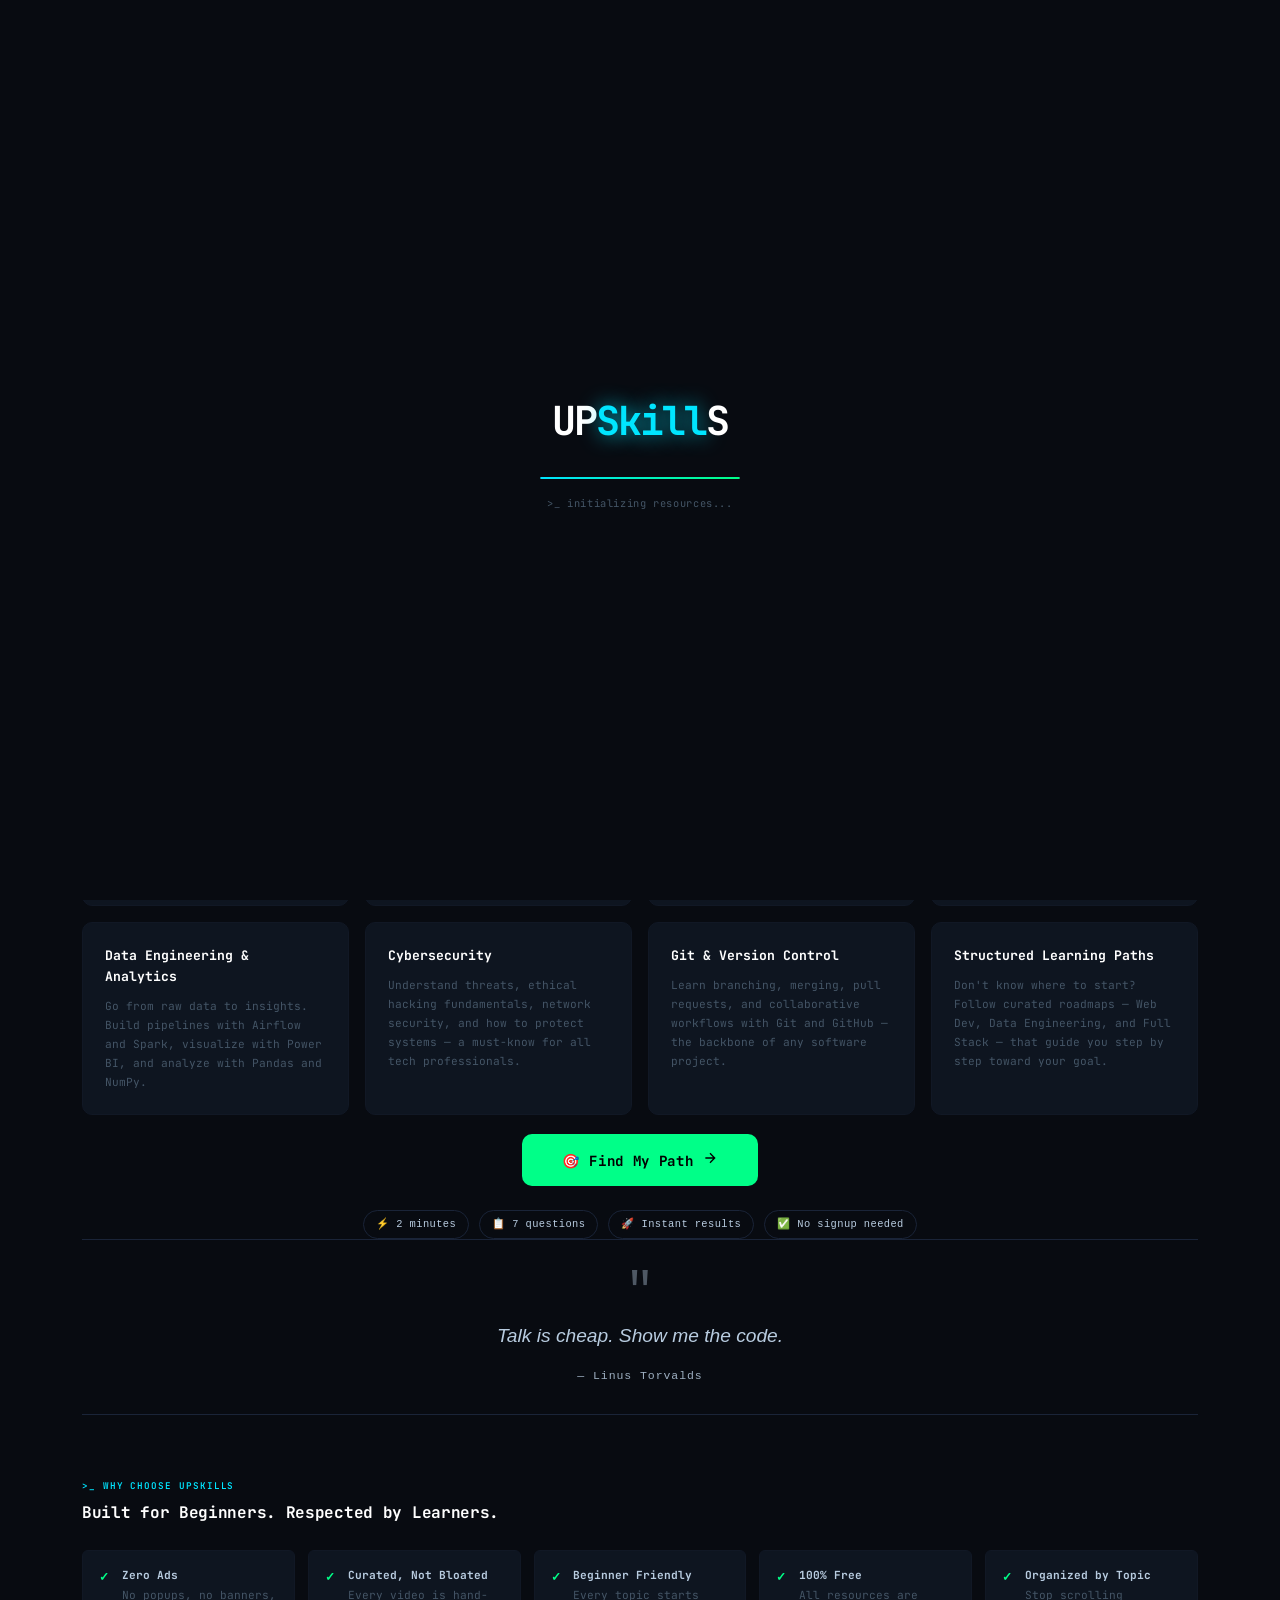
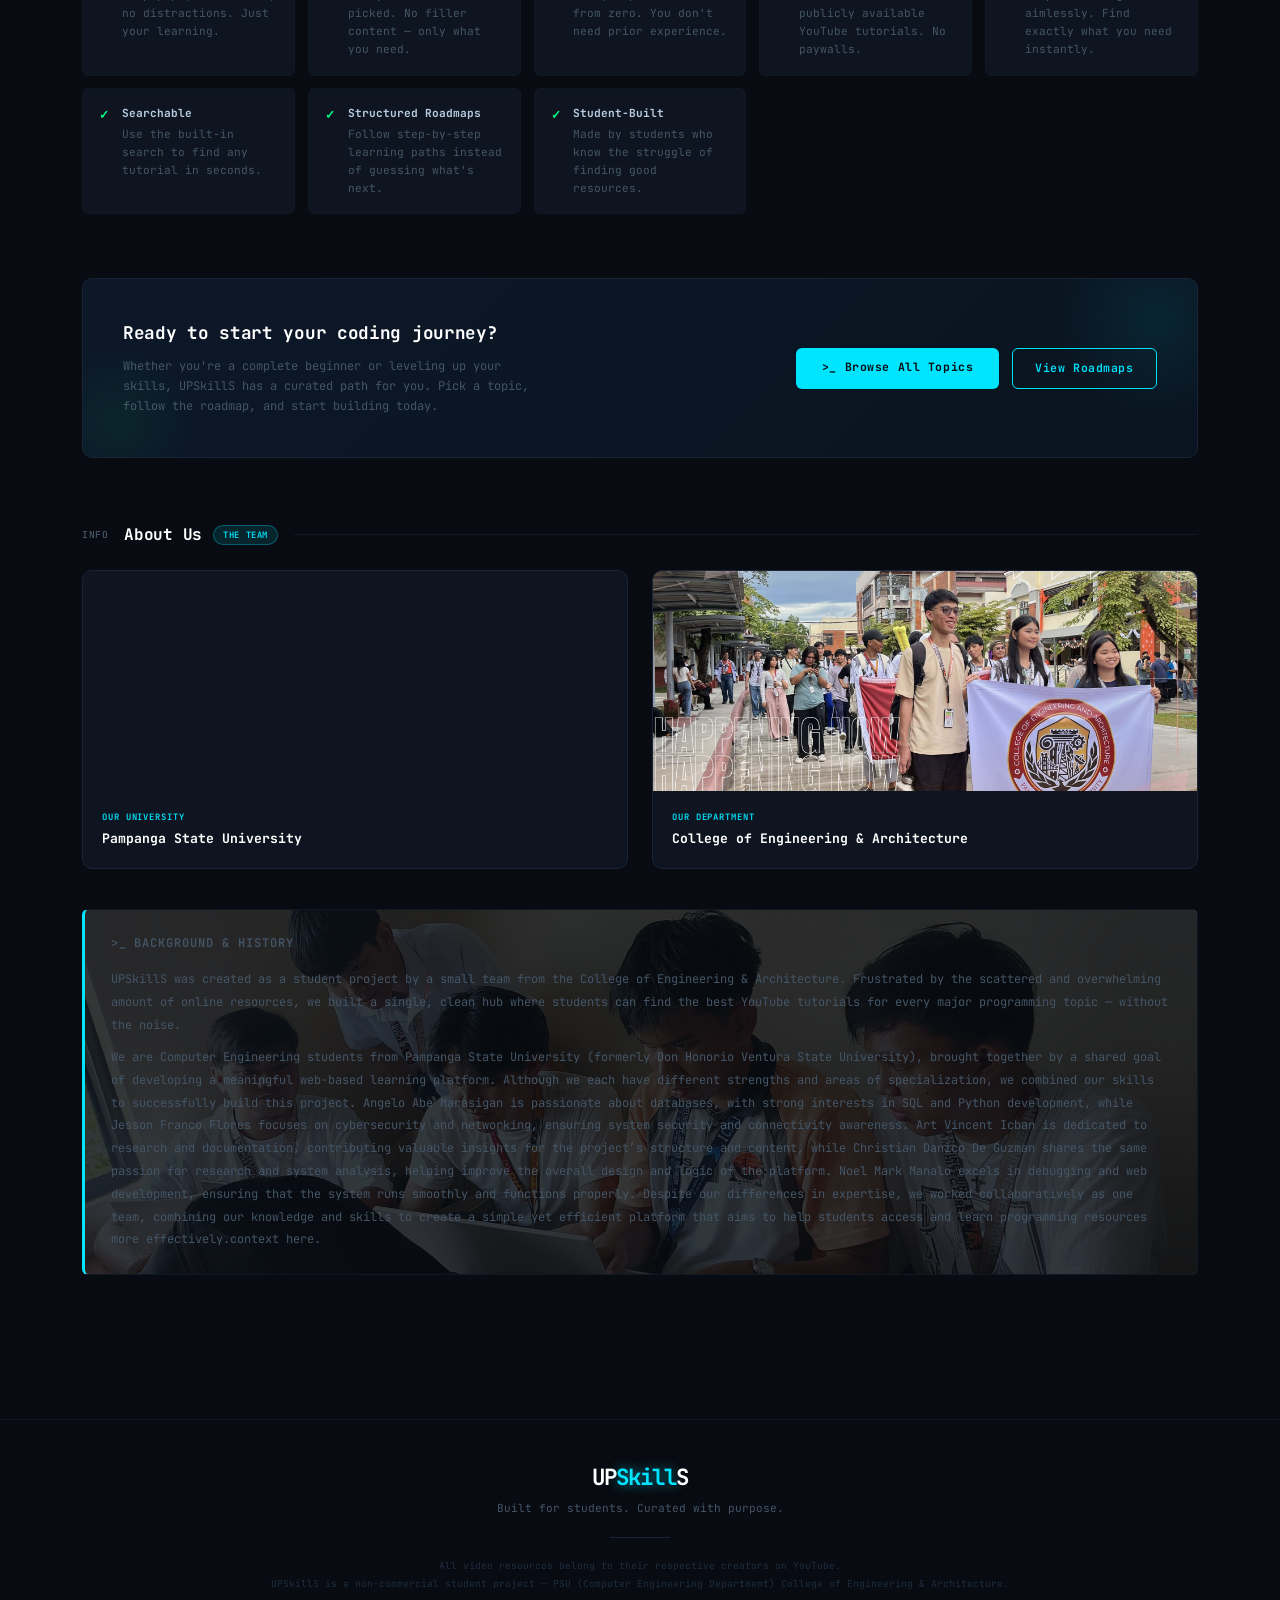
<file: index.html>
<!DOCTYPE html>
<html lang="en">
<head>
  <meta charset="UTF-8" />
  <meta name="viewport" content="width=device-width, initial-scale=1.0" />
  <title>UPSkillS — Upgrade Your Skills</title>
  <link rel="stylesheet" href="assets/css/style.css" />
</head>
<body>
  <!-- Welcome Modal -->
  <div class="welcome-overlay" id="welcomeOverlay">
    <div class="welcome-modal">
      <div class="welcome-logo">UP<span>Skill</span>S</div>
      <p class="welcome-label">&gt;_ beyond basics. into mastery.</p>
      <h2 class="welcome-title">Welcome to UPSkillS! 👋</h2>
      <p class="welcome-sub">Before we begin, what should we call you?<br>Your name will be saved for future visits.</p>
      <input
        type="text"
        class="welcome-input"
        id="welcomeNameInput"
        placeholder="Enter your name..."
        maxlength="40"
      />
      <button class="welcome-btn" onclick="saveWelcomeName()">
        &gt;_ Let's Go!
      </button>
    </div>
  </div>

  <!-- ── LOADING SCREEN ── -->
  <div class="loader" id="loader">
    <div class="loader-inner">
      <div class="loader-logo">UP<span>Skill</span>S</div>
      <div class="loader-bar"><div class="loader-fill"></div></div>
      <p class="loader-text">&gt;_ initializing resources...</p>
    </div>
  </div>

  <!-- ── BACK TO TOP ── -->
  <button class="back-to-top" id="backToTop" aria-label="Back to top">↑</button>

  <!-- ── GRID BACKGROUND ── -->
  <div class="bg-grid" aria-hidden="true"></div>
  <canvas id="matrix-canvas"></canvas>

  <!-- ══════════════════════════════════════════
       HEADER
  ══════════════════════════════════════════ -->
  <header id="site-header">
    <div class="header-inner">
      <div class="logo">UP<span>Skill</span>S</div>
      <nav class="nav-topics">
        <a href="#learn">What You'll Learn</a>
        <a href="pages/languages.html">Languages</a>
        <a href="pages/roadmap.html">Roadmaps</a>
        <a href="pages/tools.html">Tools</a>
        <a href="pages/trends.html">Trends</a>
        <a href="pages/projects.html">Projects</a>
        <a href="pages/glossary.html">Glossary</a>
        <a href="#why">Why UPSkillS</a>
        <a href="#about">About</a>
        
        
      </nav>
      <div class="header-greeting" id="headerGreeting"></div>
    </div>
    <p class="tagline">&gt;_ Upgrade your skills. One resource at a time.</p>
    <div class="header-line"></div>
  </header>

  <!-- ══════════════════════════════════════════
       HERO / INTRO
  ══════════════════════════════════════════ -->
  <section class="intro">
    <div class="intro-content">
      <div class="intro-badge">&gt;_ what is upskills?</div>
      <h1 class="intro-title">
        Stop searching.<br />Start <span class="glow-text">learning</span>.
      </h1>
      <p class="intro-text">
        UPSkillS is a curated learning hub for students and self-learners.
        We cut through the noise — no ads, no fluff — just the best YouTube
        tutorials organized by topic so you can focus on what matters.
      </p>
      <div class="intro-stats">
        <div class="stat">
          <span class="stat-num cyan" data-target="15">0</span>
          <span class="stat-label">Topics</span>
        </div>
        <div class="stat-sep">|</div>
        <div class="stat">
          <span class="stat-num green" data-target="40">0</span>
          <span class="stat-label">Resources</span>
        </div>
        <div class="stat-sep">|</div>
        <div class="stat">
          <span class="stat-num cyan">100%</span>
          <span class="stat-label">Free</span>
        </div>
        <div class="stat-sep">|</div>
        <div class="stat">
          <span class="stat-num green" data-target="0">0</span>
          <span class="stat-label">Ads</span>
        </div>
      </div>
      <div style="display:flex;gap:0.8rem;margin-top:2rem;flex-wrap:wrap;">
        <a href="pages/languages.html" class="btn-primary">&gt;_ Browse Topics</a>
        <a href="pages/roadmap.html" class="btn-secondary">View Roadmaps</a>
      </div>
    </div>
    <div class="intro-terminal" aria-hidden="true">
      <div class="terminal-bar">
        <span class="dot dot-red"></span>
        <span class="dot dot-yellow"></span>
        <span class="dot dot-green"></span>
        <span class="terminal-title">upskills.sh</span>
      </div>
      <div class="terminal-body">
        <p><span class="t-dim">$</span> upskills --list-topics</p>
        <p class="t-cyan">→ python, javascript, css</p>
        <p class="t-cyan">→ git, sql, c/c++, typescript</p>
        <p class="t-cyan">→ java, php, webdev</p>
        <p class="t-cyan">→ ai/ml, data-engineering</p>
        <p class="t-cyan">→ cybersecurity, analytics, db-design</p>
        <p class="t-dim t-mt">// 15 topics loaded ✓</p>
        <p><span class="t-dim">$</span> upskills --start<span class="cursor">█</span></p>
      </div>
    </div>
  </section>

  <!-- ══════════════════════════════════════════
       QUICK LINKS PILLS (to pages)
  ══════════════════════════════════════════ -->
  <div class="topic-nav-strip">
    <a href="pages/languages.html#python"       class="tnav-pill">Python</a>
    <a href="pages/languages.html#javascript"   class="tnav-pill">JavaScript</a>
    <a href="pages/languages.html#css"          class="tnav-pill">CSS</a>
    <a href="pages/languages.html#git"          class="tnav-pill">Git</a>
    <a href="pages/languages.html#sql"          class="tnav-pill">SQL</a>
    <a href="pages/languages.html#cpp"          class="tnav-pill">C/C++</a>
    <a href="pages/languages.html#typescript"   class="tnav-pill">TypeScript</a>
    <a href="pages/languages.html#java"         class="tnav-pill">Java</a>
    <a href="pages/languages.html#php"          class="tnav-pill">PHP</a>
    <a href="pages/languages.html#webdev"       class="tnav-pill">Web Dev</a>
    <a href="pages/languages.html#ai"           class="tnav-pill">AI / ML</a>
    <a href="pages/languages.html#data"         class="tnav-pill">Data Eng</a>
    <a href="pages/languages.html#cybersecurity" class="tnav-pill">Cybersecurity</a>
    <a href="pages/languages.html#analytics"    class="tnav-pill">Analytics</a>
    <a href="pages/languages.html#dbdesign"     class="tnav-pill">DB Design</a>
    <a href="pages/roadmap.html"                class="tnav-pill">Roadmaps</a>
    <a href="pages/tools.html"                  class="tnav-pill"> Tools</a>
    <a href="pages/trends.html"                 class="tnav-pill">Trends</a>
    <a href="pages/projects.html"               class="tnav-pill">Projects</a>
    <a href="pages/glossary.html"               class="tnav-pill">Glossary</a>
  </div>

  <!-- ══════════════════════════════════════════
       WHAT YOU'LL LEARN
  ══════════════════════════════════════════ -->
  <section id="learn" class="learn-section">
    <span class="section-label">&gt;_ curriculum overview</span>
    <h2 class="section-heading">What You'll Learn</h2>

    <div class="learn-grid">

      <div class="learn-card">
        <div class="learn-title">Programming Languages</div>
        <div class="learn-desc">Master Python, JavaScript, Java, C/C++, TypeScript, PHP and more — from beginner-friendly syntax to advanced OOP and real-world applications.</div>
      </div>

      <div class="learn-card">
        <div class="learn-title">Web Development</div>
        <div class="learn-desc">Build modern websites and full-stack apps. Cover HTML, CSS, responsive design, REST APIs, Node.js, and frontend/backend architecture.</div>
      </div>

      <div class="learn-card">
        <div class="learn-title">Databases & SQL</div>
        <div class="learn-desc">Learn relational databases, write efficient SQL queries, design schemas, and understand normalization — essential for every developer.</div>
      </div>

      <div class="learn-card">
        <div class="learn-title">AI & Machine Learning</div>
        <div class="learn-desc">Explore machine learning fundamentals, neural networks, and hands-on tools like scikit-learn and TensorFlow. No PhD required.</div>
      </div>

      <div class="learn-card">
        <div class="learn-title">Data Engineering & Analytics</div>
        <div class="learn-desc">Go from raw data to insights. Build pipelines with Airflow and Spark, visualize with Power BI, and analyze with Pandas and NumPy.</div>
      </div>

      <div class="learn-card">
        <div class="learn-title">Cybersecurity</div>
        <div class="learn-desc">Understand threats, ethical hacking fundamentals, network security, and how to protect systems — a must-know for all tech professionals.</div>
      </div>

      <div class="learn-card">
        <div class="learn-title">Git & Version Control</div>
        <div class="learn-desc">Learn branching, merging, pull requests, and collaborative workflows with Git and GitHub — the backbone of any software project.</div>
      </div>

      <div class="learn-card">

        <div class="learn-title">Structured Learning Paths</div>
        <div class="learn-desc">Don't know where to start? Follow curated roadmaps — Web Dev, Data Engineering, and Full Stack — that guide you step by step toward your goal.</div>
      </div>

    </div>
    <!-- ─── ASSESSMENT SECTION ────────────────────────────────────── -->
<div class="assessment-cta">
  <button class="btn btn-primary" id="startAssessment">
    <span>🎯 Find My Path</span>
    <svg class="btn-arrow" viewBox="0 0 24 24" fill="none" stroke="currentColor" stroke-width="2"><path d="M5 12h14M12 5l7 7-7 7"/></svg>
  </button>

  <div class="assessment-pills">
    <span class="assessment-pill">⚡ 2 minutes</span>
    <span class="assessment-pill">📋 7 questions</span>
    <span class="assessment-pill">🚀 Instant results</span>
    <span class="assessment-pill">✅ No signup needed</span>
  </div>
</div>

<!-- ─── ASSESSMENT MODAL ───────────────────────────────────────── -->
<div class="modal-overlay" id="assessmentModal" role="dialog" aria-modal="true" aria-labelledby="modalTitle" hidden>
  <div class="modal-box" id="modalBox">

    <!-- Header -->
    <div class="modal-header">
      <div class="modal-title-wrap">
        <span class="section-tag" style="margin:0;" id="modalStep">// question 1 of 7</span>
        <h3 class="modal-title" id="modalTitle">Tech Assessment</h3>
      </div>
      <button class="modal-close" id="modalClose" aria-label="Close assessment">
        <svg viewBox="0 0 24 24" fill="none" stroke="currentColor" stroke-width="2"><path d="M18 6L6 18M6 6l12 12"/></svg>
      </button>
    </div>

    <!-- Progress bar -->
    <div class="modal-progress-track" aria-hidden="true">
      <div class="modal-progress-bar" id="modalProgressBar" style="width:0%"></div>
    </div>

    <!-- Question area -->
    <div class="modal-body" id="modalBody"></div>

    <!-- Footer -->
    <div class="modal-footer">
      <button class="btn btn-outline" id="prevBtn" style="visibility:hidden;">← Back</button>
      <button class="btn btn-primary" id="nextBtn">Next →</button>
    </div>

  </div>
</div>

<!-- ─── RESULTS MODAL ─────────────────────────────────────────── -->
<div class="modal-overlay" id="resultsModal" role="dialog" aria-modal="true" aria-labelledby="resultsTitle" hidden>
  <div class="modal-box modal-box-wide" id="resultsBox">
    <div class="modal-header">
      <h3 class="modal-title" id="resultsTitle">Your Personalized Path 🎯</h3>
      <button class="modal-close" id="resultsClose" aria-label="Close results">
        <svg viewBox="0 0 24 24" fill="none" stroke="currentColor" stroke-width="2"><path d="M18 6L6 18M6 6l12 12"/></svg>
      </button>
    </div>
    <div class="modal-body" id="resultsBody"></div>
    <div class="modal-footer" style="justify-content:center;">
      <button class="btn btn-outline" id="retakeBtn">↺ Retake Assessment</button>
    </div>
  </div>
</div>

        <!-- ─── MOTIVATIONAL QUOTE ─────────────────────────────────── -->
    <div class="quote-strip" id="quoteStrip" aria-live="polite">
      <div class="container">
        <div class="quote-inner">
          <span class="quote-mark" aria-hidden="true">"</span>
          <p class="quote-text" id="quoteText"></p>
          <span class="quote-author" id="quoteAuthor"></span>
        </div>
      </div>
    </div>
  </section>

  <!-- ══════════════════════════════════════════
       WHY UPSKILLS / PERKS
  ══════════════════════════════════════════ -->
  <section id="why" class="perks-section">
    <span class="section-label">&gt;_ why choose upskills</span>
    <h2 class="section-heading">Built for Beginners. Respected by Learners.</h2>

    <div class="perks-grid">

      <div class="perk-item">
        <span class="perk-check">✓</span>
        <div class="perk-text">
          <strong>Zero Ads</strong>
          No popups, no banners, no distractions. Just your learning.
        </div>
      </div>

      <div class="perk-item">
        <span class="perk-check">✓</span>
        <div class="perk-text">
          <strong>Curated, Not Bloated</strong>
          Every video is hand-picked. No filler content — only what you need.
        </div>
      </div>

      <div class="perk-item">
        <span class="perk-check">✓</span>
        <div class="perk-text">
          <strong>Beginner Friendly</strong>
          Every topic starts from zero. You don't need prior experience.
        </div>
      </div>

      <div class="perk-item">
        <span class="perk-check">✓</span>
        <div class="perk-text">
          <strong>100% Free</strong>
          All resources are publicly available YouTube tutorials. No paywalls.
        </div>
      </div>

      <div class="perk-item">
        <span class="perk-check">✓</span>
        <div class="perk-text">
          <strong>Organized by Topic</strong>
          Stop scrolling aimlessly. Find exactly what you need instantly.
        </div>
      </div>

      <div class="perk-item">
        <span class="perk-check">✓</span>
        <div class="perk-text">
          <strong>Searchable</strong>
          Use the built-in search to find any tutorial in seconds.
        </div>
      </div>

      <div class="perk-item">
        <span class="perk-check">✓</span>
        <div class="perk-text">
          <strong>Structured Roadmaps</strong>
          Follow step-by-step learning paths instead of guessing what's next.
        </div>
      </div>

      <div class="perk-item">
        <span class="perk-check">✓</span>
        <div class="perk-text">
          <strong>Student-Built</strong>
          Made by students who know the struggle of finding good resources.
        </div>
      </div>

    </div>
  </section>

  <!-- ══════════════════════════════════════════
       CTA BANNER
  ══════════════════════════════════════════ -->
  <div class="cta-banner">
    <div class="cta-inner">
      <div class="cta-text">
        <h3>Ready to start your coding journey?</h3>
        <p>Whether you're a complete beginner or leveling up your skills, UPSkillS has a curated path for you. Pick a topic, follow the roadmap, and start building today.</p>
      </div>
      <div class="cta-btns">
        <a href="pages/languages.html" class="btn-primary">&gt;_ Browse All Topics</a>
        <a href="pages/roadmap.html" class="btn-secondary">View Roadmaps</a>
      </div>
    </div>
  </div>

  <!-- ══════════════════════════════════════════
       ABOUT US
  ══════════════════════════════════════════ -->
  <main id="main-content">
    <section class="topic-section about" id="about">
      <div class="section-header">
        <div class="section-num">INFO</div>
        <div class="section-title-group">
          <h2 class="section-title">About Us</h2>
          <span class="section-pill pill-cyan">The Team</span>
        </div>
        <div class="section-line"></div>
      </div>

<!-- Institution Cards -->
      <div class="about-institution">

        <div class="institution-card" id="psu-card">
          <div class="institution-img">
            <video src="video/psu.mp4" muted loop autoplay playsinline></video>
          </div>
          <div class="institution-body">
            <span class="institution-label">Our University</span>
            <p class="institution-name">Pampanga State University</p>
          </div>
        </div>

        <a href="https://www.facebook.com/pampangastateu.ceasc/" target="_blank" rel="noopener noreferrer" class="institution-card">
          <div class="institution-img">
            <img src="img/cea1.jpg" alt="College of Engineering &amp; Architecture" />
          </div>
          <div class="institution-body">
            <span class="institution-label">Our Department</span>
            <p class="institution-name">College of Engineering &amp; Architecture</p>
          </div>
        </a>

      </div>
        <!-- Background / History -->
      <div class="about-history" style="background-image: url('img/group.jpg');">
        <p class="about-history-title">&gt;_ background &amp; history</p>
        <p>
          UPSkillS was created as a student project by a small team from the College of Engineering &amp; Architecture.
          Frustrated by the scattered and overwhelming amount of online resources, we built a single, clean hub where
          students can find the best YouTube tutorials for every major programming topic — without the noise.
        </p>
        <p>
          We are Computer Engineering students from Pampanga State University (formerly Don Honorio Ventura State University), brought together by a shared goal of developing a meaningful web-based learning platform. Although we each have different strengths and areas of specialization, we combined our skills to successfully build this project.

Angelo Abe Marasigan is passionate about databases, with strong interests in SQL and Python development, while Jesson Franco Flores focuses on cybersecurity and networking, ensuring system security and connectivity awareness. Art Vincent Icban is dedicated to research and documentation, contributing valuable insights for the project’s structure and content, while Christian Danico De Guzman shares the same passion for research and system analysis, helping improve the overall design and logic of the platform. Noel Mark Manalo excels in debugging and web development, ensuring that the system runs smoothly and functions properly.

Despite our differences in expertise, we worked collaboratively as one team, combining our knowledge and skills to create a simple yet efficient platform that aims to help students access and learn programming resources more effectively.context here.
        </p>
      </div>
    </section>
  </main>

  <!-- ══════════════════════════════════════════
       FOOTER
  ══════════════════════════════════════════ -->
  <footer>
    <div class="footer-inner">
      <p class="footer-logo">UP<span>Skill</span>S</p>
      <p class="footer-sub">Built for students. Curated with purpose.</p>
      <div class="footer-line"></div>
      <p class="footer-note">All video resources belong to their respective creators on YouTube.<br>UPSkillS is a non-commercial student project — PSU (Computer Engineering Department) College of Engineering &amp; Architecture.</p>
    </div>
  </footer>

  <script src="assets/js/script.js"></script>
  <script>
    // Direct matrix test
    const canvas = document.getElementById('matrix-canvas');
    console.log('Canvas:', canvas);
    if (canvas) {
      const ctx = canvas.getContext('2d');
      canvas.width = window.innerWidth;
      canvas.height = window.innerHeight;
      const chars = '01ABCDEFGHIJKLMNOP';
      const fontSize = 14;
      const columns = Math.floor(canvas.width / fontSize);
      const drops = Array(columns).fill(1);
      function drawMatrix() {
        ctx.fillStyle = 'rgba(8,11,17,0.05)';
        ctx.fillRect(0, 0, canvas.width, canvas.height);
        ctx.font = fontSize + 'px monospace';
        for (let i = 0; i < drops.length; i++) {
          const char = chars[Math.floor(Math.random() * chars.length)];
          ctx.fillStyle = '#00e5ff';
          ctx.globalAlpha = 0.5;
          ctx.fillText(char, i * fontSize, drops[i] * fontSize);
          if (drops[i] * fontSize > canvas.height && Math.random() > 0.975) drops[i] = 0;
          drops[i]++;
        }
      }
      setInterval(drawMatrix, 50);
    }
     // ── WELCOME MODAL ──────────────────────────
  function saveWelcomeName() {
    var name = document.getElementById('welcomeNameInput').value.trim();
    if (!name) {
      document.getElementById('welcomeNameInput').style.borderColor = '#ff5050';
      return;
    }
    localStorage.setItem('upskills_username', name);
    document.getElementById('welcomeOverlay').classList.remove('active');
    showGreeting(name);
  }

  function showGreeting(name) {
    var greeting = document.querySelector('.header-greeting');
    if (greeting) {
      greeting.innerHTML = '&gt;_ Welcome back, <span>' + name + '</span>!';
    }
  }

  document.getElementById('welcomeNameInput').addEventListener('keypress', function(e) {
    if (e.key === 'Enter') saveWelcomeName();
  });
 window.addEventListener('load', function() {
    var savedName = localStorage.getItem('upskills_username');
    if (!savedName) {
      setTimeout(function() {
        document.getElementById('welcomeOverlay').classList.add('active');
      }, 1800);
    } else {
      showGreeting(savedName);
    }
  });
</script>
</body>
</html>
</file>
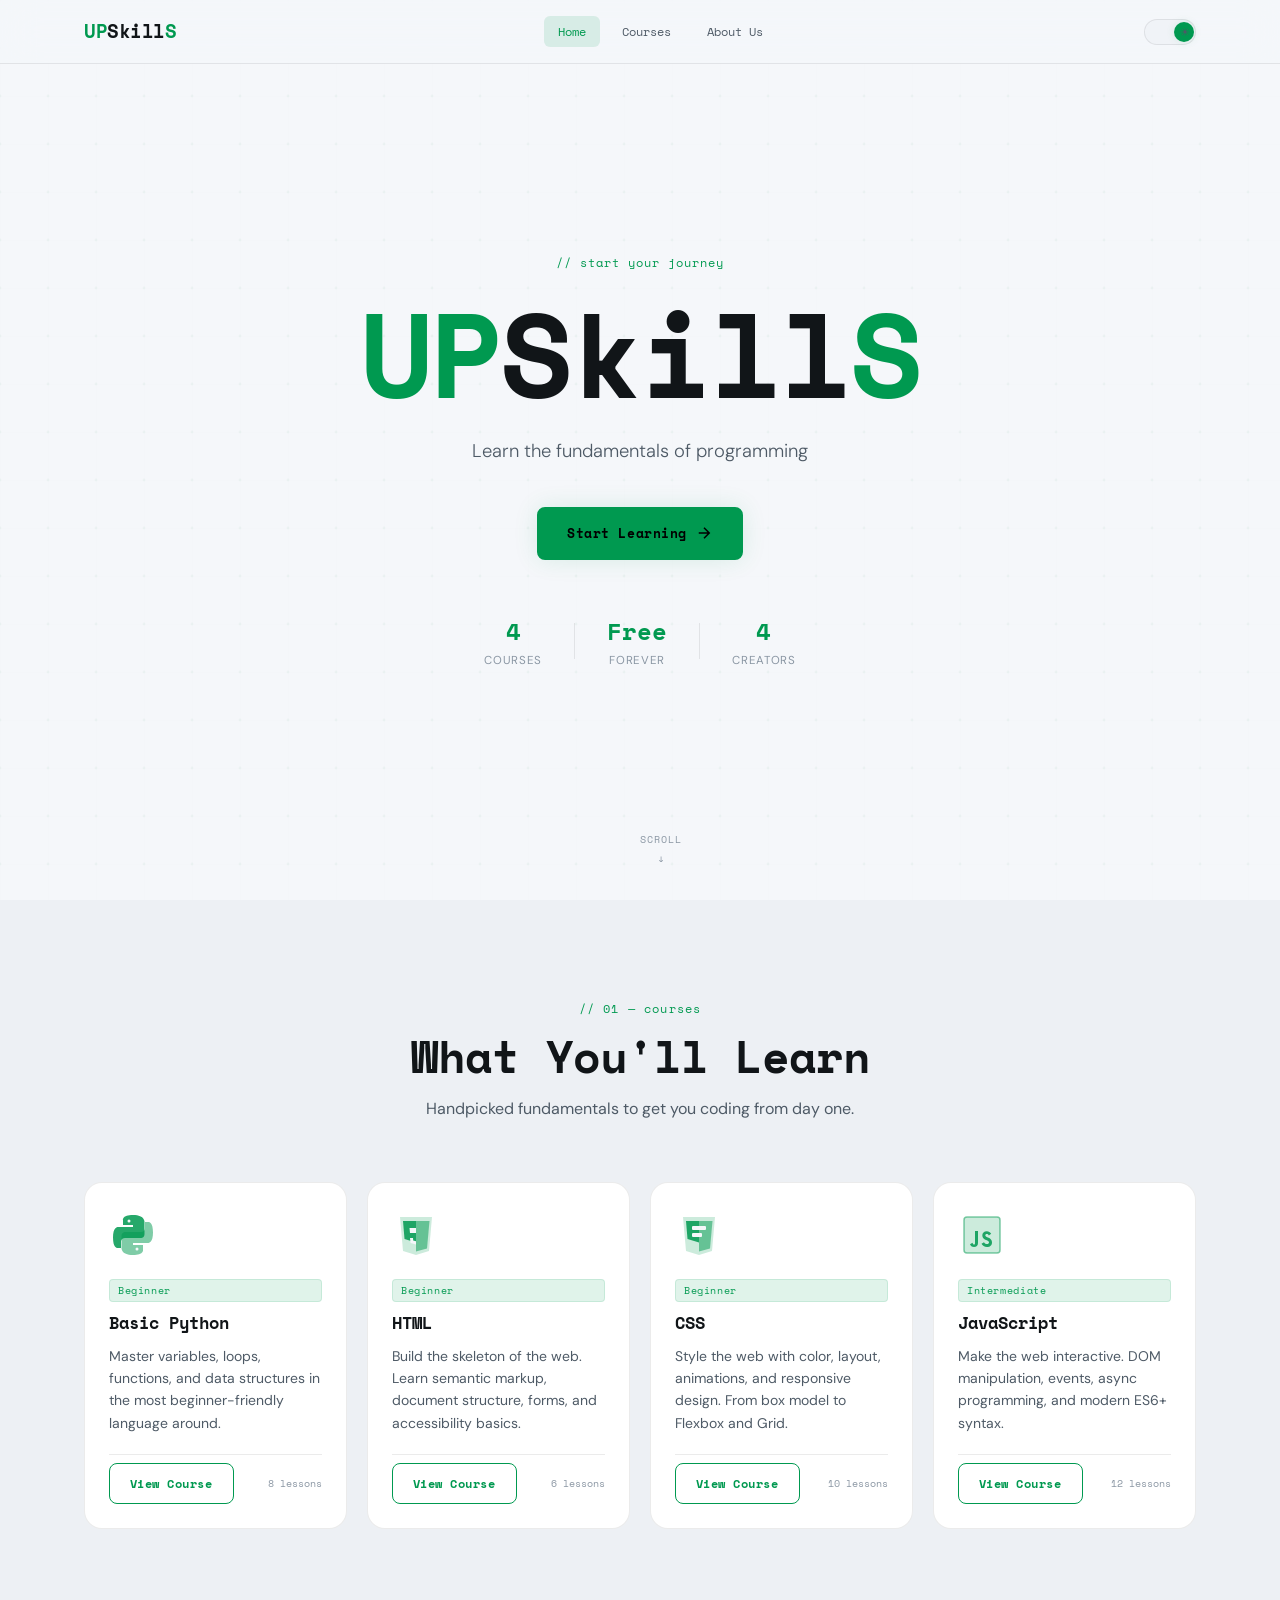
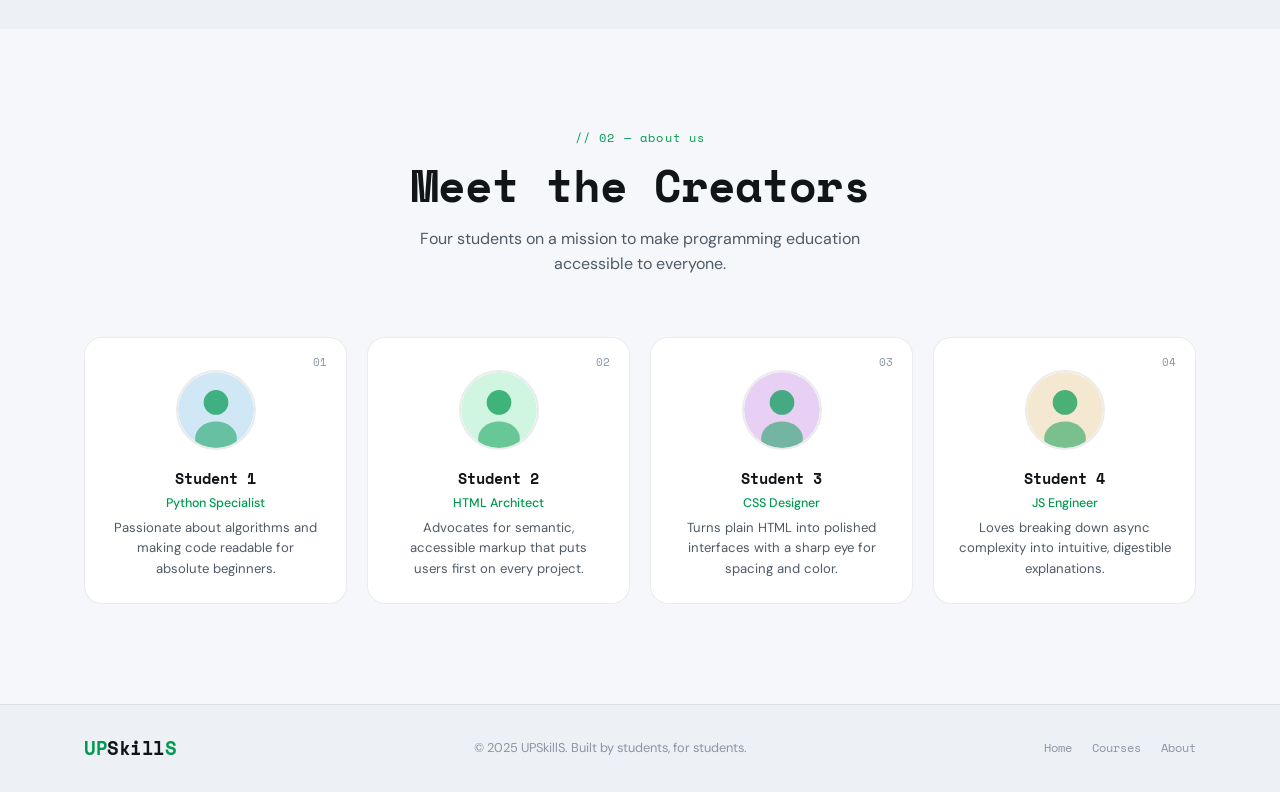
<file: files/index.html>
<!DOCTYPE html>
<html lang="en" data-theme="dark">
<head>
  <meta charset="UTF-8" />
  <meta name="viewport" content="width=device-width, initial-scale=1.0" />
  <title>UPSkillS — Learn Programming</title>
  <link rel="stylesheet" href="style.css" />
  <link rel="preconnect" href="https://fonts.googleapis.com" />
  <link rel="preconnect" href="https://fonts.gstatic.com" crossorigin />
  <link href="https://fonts.googleapis.com/css2?family=Space+Mono:wght@400;700&family=DM+Sans:wght@300;400;500;600&display=swap" rel="stylesheet" />
</head>
<body>

  <!-- ─── NAVBAR ─────────────────────────────────────────────────── -->
  <header class="navbar" id="navbar">
    <div class="nav-inner">
      <a href="#home" class="logo" aria-label="UPSkillS Home">
        <span class="logo-up">UP</span><span class="logo-mid">Skill</span><span class="logo-s">S</span>
      </a>

      <nav class="nav-links" id="navLinks" aria-label="Main navigation">
        <a href="#home"    class="nav-link">Home</a>
        <a href="#courses" class="nav-link">Courses</a>
        <a href="#about"   class="nav-link">About Us</a>
      </nav>

      <div class="nav-actions">
        <!-- Dark / Light toggle -->
        <button class="theme-toggle" id="themeToggle" aria-label="Toggle dark/light mode" title="Toggle theme">
          <span class="toggle-track">
            <span class="toggle-thumb"></span>
            <span class="toggle-icon sun" aria-hidden="true">☀</span>
            <span class="toggle-icon moon" aria-hidden="true">☾</span>
          </span>
        </button>

        <!-- Hamburger -->
        <button class="hamburger" id="hamburger" aria-label="Open menu" aria-expanded="false">
          <span></span><span></span><span></span>
        </button>
      </div>
    </div>
  </header>

  <main>

    <!-- ─── HOME / HERO ────────────────────────────────────────────── -->
    <section class="hero" id="home" aria-label="Hero">
      <canvas class="hero-canvas" id="heroCanvas" aria-hidden="true"></canvas>
      <div class="hero-content">
        <p class="hero-eyebrow" aria-hidden="true">// start your journey</p>
        <h1 class="hero-title">
          <span class="ht-up">UP</span><span class="ht-skill">Skill</span><span class="ht-s">S</span>
        </h1>
        <p class="hero-subtitle">Learn the fundamentals of programming</p>
        <a href="#courses" class="btn btn-primary">
          <span>Start Learning</span>
          <svg class="btn-arrow" viewBox="0 0 24 24" fill="none" stroke="currentColor" stroke-width="2" aria-hidden="true"><path d="M5 12h14M12 5l7 7-7 7"/></svg>
        </a>
        <div class="hero-stats" aria-label="Quick facts">
          <div class="stat"><span class="stat-num">4</span><span class="stat-label">Courses</span></div>
          <div class="stat-divider" aria-hidden="true"></div>
          <div class="stat"><span class="stat-num">Free</span><span class="stat-label">Forever</span></div>
          <div class="stat-divider" aria-hidden="true"></div>
          <div class="stat"><span class="stat-num">4</span><span class="stat-label">Creators</span></div>
        </div>
      </div>
      <div class="hero-scroll-hint" aria-hidden="true">
        <span>scroll</span>
        <span class="scroll-arrow">↓</span>
      </div>
    </section>

    <!-- ─── COURSES ────────────────────────────────────────────────── -->
    <section class="section courses" id="courses" aria-labelledby="courses-heading">
      <div class="container">
        <div class="section-header">
          <p class="section-tag">// 01 — courses</p>
          <h2 class="section-title" id="courses-heading">What You'll Learn</h2>
          <p class="section-desc">Handpicked fundamentals to get you coding from day one.</p>
        </div>

        <div class="cards-grid" role="list">

          <!-- Card 1 -->
          <article class="course-card" role="listitem" tabindex="0" aria-label="Basic Python course">
            <div class="card-accent" aria-hidden="true"></div>
            <div class="card-icon" aria-hidden="true">
              <svg viewBox="0 0 48 48" fill="none" xmlns="http://www.w3.org/2000/svg">
                <path d="M24 4C13 4 14 9 14 9V14H24V16H9S4 15.5 4 26.5 8.5 37 8.5 37H12V31.5S11.5 27 16 27H31S35.5 27.5 35.5 23V11.5C35.5 11.5 36.5 4 24 4Z" fill="currentColor" opacity=".85"/>
                <path d="M24 44C35 44 34 39 34 39V34H24V32H39S44 32.5 44 21.5 39.5 11 39.5 11H36V16.5S36.5 21 32 21H17S12.5 20.5 12.5 25V36.5C12.5 36.5 11.5 44 24 44Z" fill="currentColor" opacity=".5"/>
                <circle cx="20" cy="10" r="1.5" fill="var(--bg)"/>
                <circle cx="28" cy="38" r="1.5" fill="var(--bg)"/>
              </svg>
            </div>
            <div class="card-body">
              <span class="card-tag">Beginner</span>
              <h3 class="card-title">Basic Python</h3>
              <p class="card-desc">Master variables, loops, functions, and data structures in the most beginner-friendly language around.</p>
            </div>
            <div class="card-footer">
              <button class="btn btn-outline" aria-label="View Basic Python course">View Course</button>
              <span class="card-meta" aria-label="8 lessons">8 lessons</span>
            </div>
          </article>

          <!-- Card 2 -->
          <article class="course-card" role="listitem" tabindex="0" aria-label="HTML course">
            <div class="card-accent" aria-hidden="true"></div>
            <div class="card-icon" aria-hidden="true">
              <svg viewBox="0 0 48 48" fill="none" xmlns="http://www.w3.org/2000/svg">
                <path d="M8 6L11 40L24 44L37 40L40 6H8Z" fill="currentColor" opacity=".2"/>
                <path d="M24 40.5L35 37.5L37.5 10H24V40.5Z" fill="currentColor" opacity=".5"/>
                <path d="M24 10H11L12.5 28L24 31.5V10Z" fill="currentColor" opacity=".85"/>
                <path d="M24 22H18L17.5 17H24V22Z" fill="var(--bg)"/>
                <path d="M24 33.5L18.5 32L18 27H21L21.2 29.5L24 30.3V33.5Z" fill="var(--bg)"/>
              </svg>
            </div>
            <div class="card-body">
              <span class="card-tag">Beginner</span>
              <h3 class="card-title">HTML</h3>
              <p class="card-desc">Build the skeleton of the web. Learn semantic markup, document structure, forms, and accessibility basics.</p>
            </div>
            <div class="card-footer">
              <button class="btn btn-outline" aria-label="View HTML course">View Course</button>
              <span class="card-meta" aria-label="6 lessons">6 lessons</span>
            </div>
          </article>

          <!-- Card 3 -->
          <article class="course-card" role="listitem" tabindex="0" aria-label="CSS course">
            <div class="card-accent" aria-hidden="true"></div>
            <div class="card-icon" aria-hidden="true">
              <svg viewBox="0 0 48 48" fill="none" xmlns="http://www.w3.org/2000/svg">
                <path d="M8 6L11 40L24 44L37 40L40 6H8Z" fill="currentColor" opacity=".2"/>
                <path d="M24 40.5L35 37.5L37.5 10H24V40.5Z" fill="currentColor" opacity=".5"/>
                <path d="M24 10H11L12.5 28L24 31.5V10Z" fill="currentColor" opacity=".85"/>
                <rect x="17" y="15" width="14" height="4" rx="1" fill="var(--bg)"/>
                <rect x="17" y="22" width="10" height="4" rx="1" fill="var(--bg)"/>
              </svg>
            </div>
            <div class="card-body">
              <span class="card-tag">Beginner</span>
              <h3 class="card-title">CSS</h3>
              <p class="card-desc">Style the web with color, layout, animations, and responsive design. From box model to Flexbox and Grid.</p>
            </div>
            <div class="card-footer">
              <button class="btn btn-outline" aria-label="View CSS course">View Course</button>
              <span class="card-meta" aria-label="10 lessons">10 lessons</span>
            </div>
          </article>

          <!-- Card 4 -->
          <article class="course-card" role="listitem" tabindex="0" aria-label="JavaScript course">
            <div class="card-accent" aria-hidden="true"></div>
            <div class="card-icon" aria-hidden="true">
              <svg viewBox="0 0 48 48" fill="none" xmlns="http://www.w3.org/2000/svg">
                <rect x="6" y="6" width="36" height="36" rx="3" fill="currentColor" opacity=".2"/>
                <rect x="6" y="6" width="36" height="36" rx="3" stroke="currentColor" stroke-width="1.5" opacity=".5"/>
                <path d="M20 32C20 34.5 18.5 36 16 36C13.8 36 12.5 34.8 12 33.2L14.5 31.7C14.8 32.7 15.3 33.5 16 33.5C16.8 33.5 17 33 17 32V20H20V32Z" fill="currentColor" opacity=".85"/>
                <path d="M29 36C26.3 36 24.5 34.7 23.5 32.8L26 31.2C26.6 32.3 27.4 33 29 33C30.3 33 31 32.4 31 31.5C31 30.4 30.2 30 28.8 29.3L28 29C25.8 28 24.3 26.7 24.3 24.2C24.3 21.9 26 20.2 28.8 20.2C30.8 20.2 32.2 21 33.2 22.8L30.8 24.4C30.3 23.5 29.8 23 28.8 23C27.8 23 27.3 23.6 27.3 24.3C27.3 25.2 27.8 25.6 29.2 26.2L30 26.5C32.6 27.6 34 28.8 34 31.4C34 34.2 31.9 36 29 36Z" fill="currentColor" opacity=".85"/>
              </svg>
            </div>
            <div class="card-body">
              <span class="card-tag">Intermediate</span>
              <h3 class="card-title">JavaScript</h3>
              <p class="card-desc">Make the web interactive. DOM manipulation, events, async programming, and modern ES6+ syntax.</p>
            </div>
            <div class="card-footer">
              <button class="btn btn-outline" aria-label="View JavaScript course">View Course</button>
              <span class="card-meta" aria-label="12 lessons">12 lessons</span>
            </div>
          </article>

        </div>
      </div>
    </section>

    <!-- ─── ABOUT US ───────────────────────────────────────────────── -->
    <section class="section about" id="about" aria-labelledby="about-heading">
      <div class="container">
        <div class="section-header">
          <p class="section-tag">// 02 — about us</p>
          <h2 class="section-title" id="about-heading">Meet the Creators</h2>
          <p class="section-desc">Four students on a mission to make programming education accessible to everyone.</p>
        </div>

        <div class="team-grid" role="list">

          <!-- Member 1 -->
          <article class="member-card" role="listitem" tabindex="0" aria-label="Student 1">
            <div class="member-avatar" aria-hidden="true">
              <svg viewBox="0 0 80 80" fill="none" xmlns="http://www.w3.org/2000/svg">
                <circle cx="40" cy="40" r="40" fill="var(--avatar-bg-1)"/>
                <circle cx="40" cy="32" r="13" fill="var(--accent)" opacity=".7"/>
                <ellipse cx="40" cy="70" rx="22" ry="18" fill="var(--accent)" opacity=".5"/>
              </svg>
            </div>
            <div class="member-info">
              <h3 class="member-name">Student 1</h3>
              <p class="member-role">Python Specialist</p>
              <p class="member-bio">Passionate about algorithms and making code readable for absolute beginners.</p>
            </div>
            <div class="member-number" aria-hidden="true">01</div>
          </article>

          <!-- Member 2 -->
          <article class="member-card" role="listitem" tabindex="0" aria-label="Student 2">
            <div class="member-avatar" aria-hidden="true">
              <svg viewBox="0 0 80 80" fill="none" xmlns="http://www.w3.org/2000/svg">
                <circle cx="40" cy="40" r="40" fill="var(--avatar-bg-2)"/>
                <circle cx="40" cy="32" r="13" fill="var(--accent)" opacity=".7"/>
                <ellipse cx="40" cy="70" rx="22" ry="18" fill="var(--accent)" opacity=".5"/>
              </svg>
            </div>
            <div class="member-info">
              <h3 class="member-name">Student 2</h3>
              <p class="member-role">HTML Architect</p>
              <p class="member-bio">Advocates for semantic, accessible markup that puts users first on every project.</p>
            </div>
            <div class="member-number" aria-hidden="true">02</div>
          </article>

          <!-- Member 3 -->
          <article class="member-card" role="listitem" tabindex="0" aria-label="Student 3">
            <div class="member-avatar" aria-hidden="true">
              <svg viewBox="0 0 80 80" fill="none" xmlns="http://www.w3.org/2000/svg">
                <circle cx="40" cy="40" r="40" fill="var(--avatar-bg-3)"/>
                <circle cx="40" cy="32" r="13" fill="var(--accent)" opacity=".7"/>
                <ellipse cx="40" cy="70" rx="22" ry="18" fill="var(--accent)" opacity=".5"/>
              </svg>
            </div>
            <div class="member-info">
              <h3 class="member-name">Student 3</h3>
              <p class="member-role">CSS Designer</p>
              <p class="member-bio">Turns plain HTML into polished interfaces with a sharp eye for spacing and color.</p>
            </div>
            <div class="member-number" aria-hidden="true">03</div>
          </article>

          <!-- Member 4 -->
          <article class="member-card" role="listitem" tabindex="0" aria-label="Student 4">
            <div class="member-avatar" aria-hidden="true">
              <svg viewBox="0 0 80 80" fill="none" xmlns="http://www.w3.org/2000/svg">
                <circle cx="40" cy="40" r="40" fill="var(--avatar-bg-4)"/>
                <circle cx="40" cy="32" r="13" fill="var(--accent)" opacity=".7"/>
                <ellipse cx="40" cy="70" rx="22" ry="18" fill="var(--accent)" opacity=".5"/>
              </svg>
            </div>
            <div class="member-info">
              <h3 class="member-name">Student 4</h3>
              <p class="member-role">JS Engineer</p>
              <p class="member-bio">Loves breaking down async complexity into intuitive, digestible explanations.</p>
            </div>
            <div class="member-number" aria-hidden="true">04</div>
          </article>

        </div>
      </div>
    </section>

  </main>

  <!-- ─── FOOTER ────────────────────────────────────────────────────── -->
  <footer class="footer" aria-label="Site footer">
    <div class="container footer-inner">
      <span class="footer-logo">
        <span class="logo-up">UP</span><span class="logo-mid">Skill</span><span class="logo-s">S</span>
      </span>
      <p class="footer-copy">© 2025 UPSkillS. Built by students, for students.</p>
      <nav class="footer-nav" aria-label="Footer navigation">
        <a href="#home">Home</a>
        <a href="#courses">Courses</a>
        <a href="#about">About</a>
      </nav>
    </div>
  </footer>

  <script src="script.js"></script>
</body>
</html>
</file>
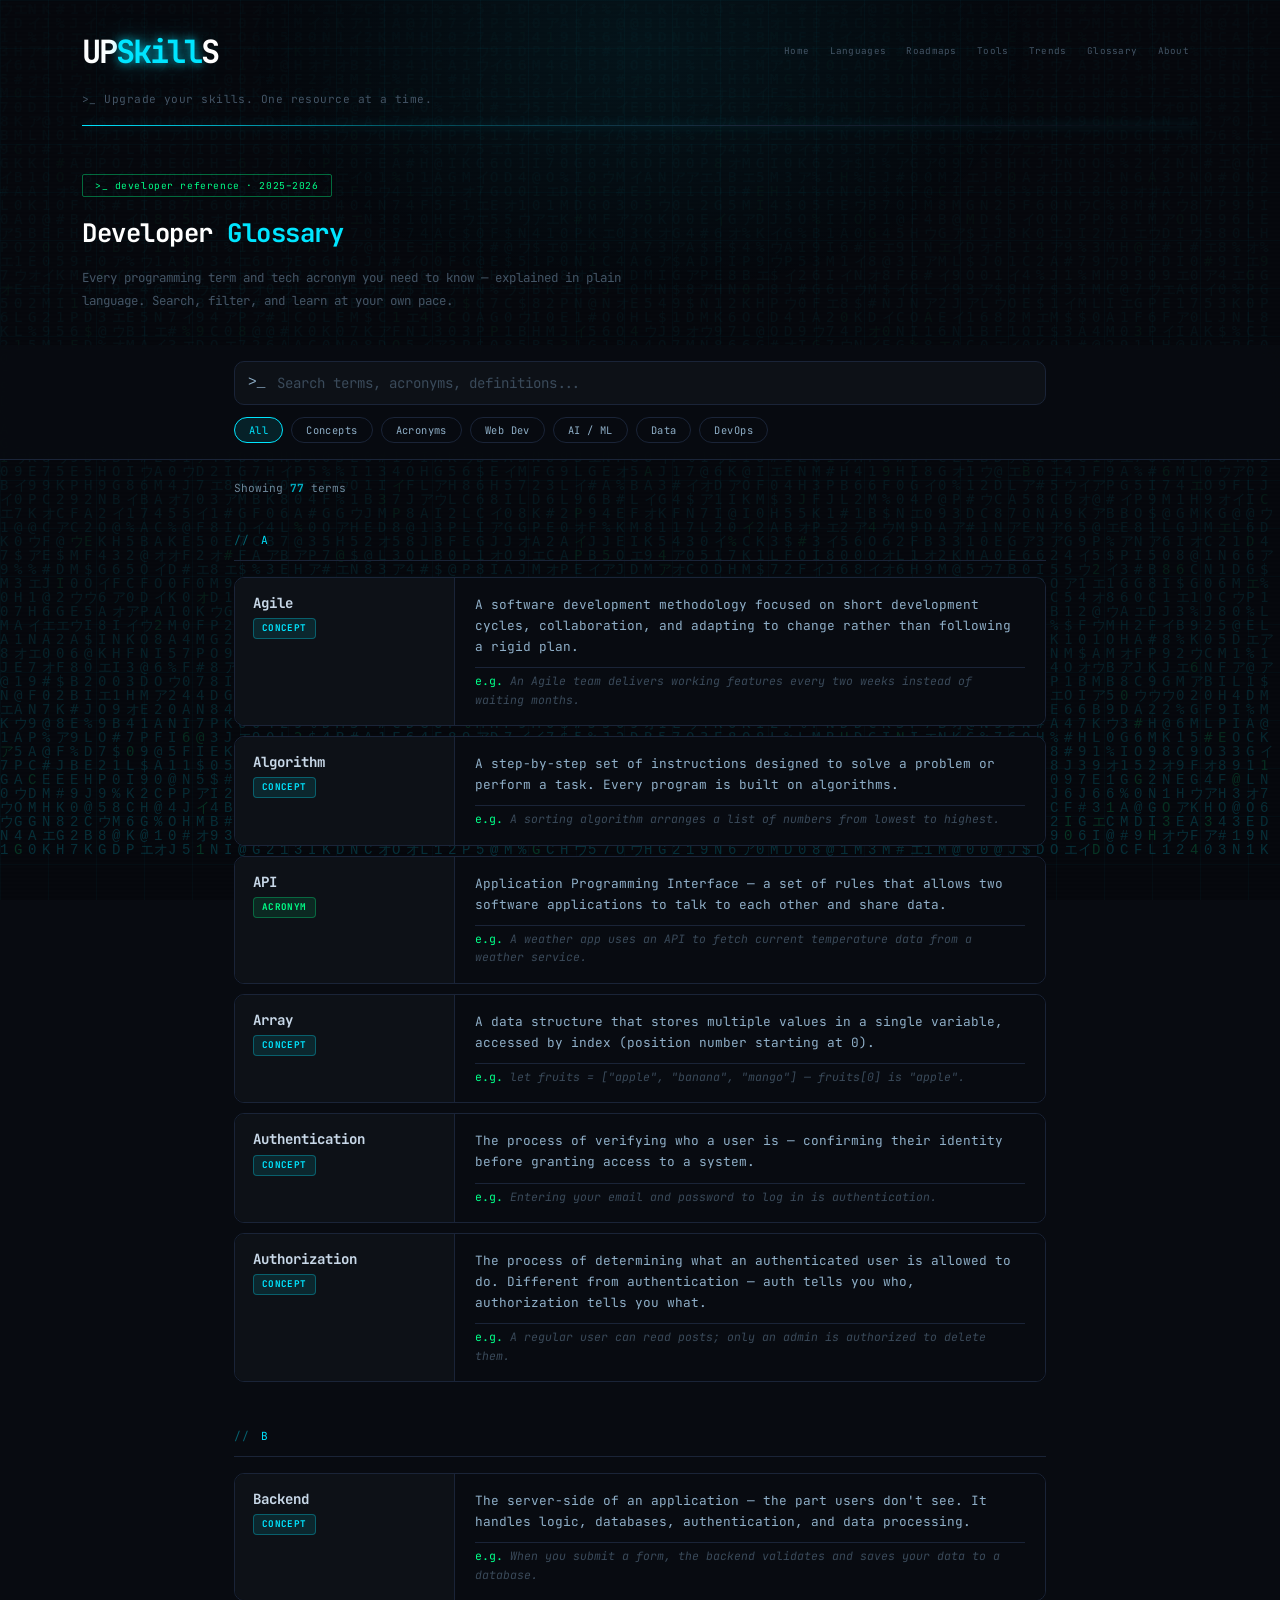
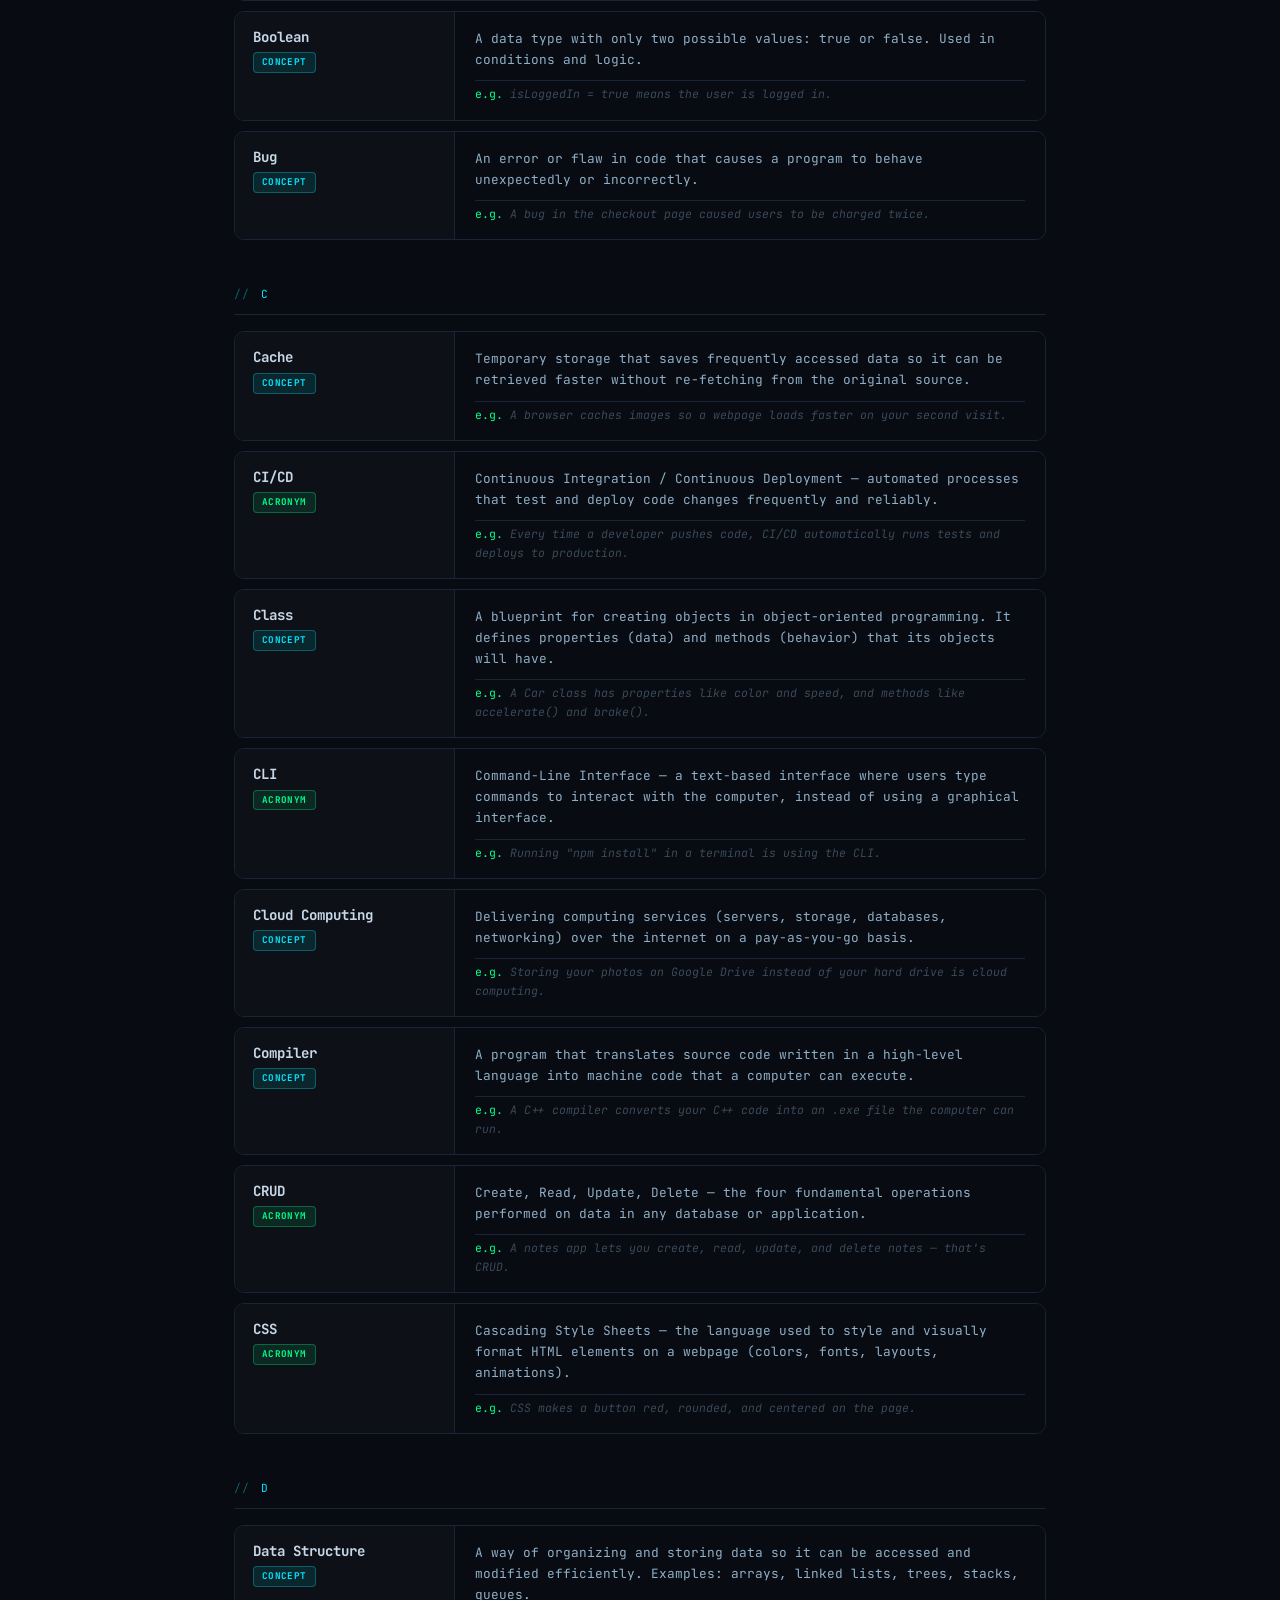
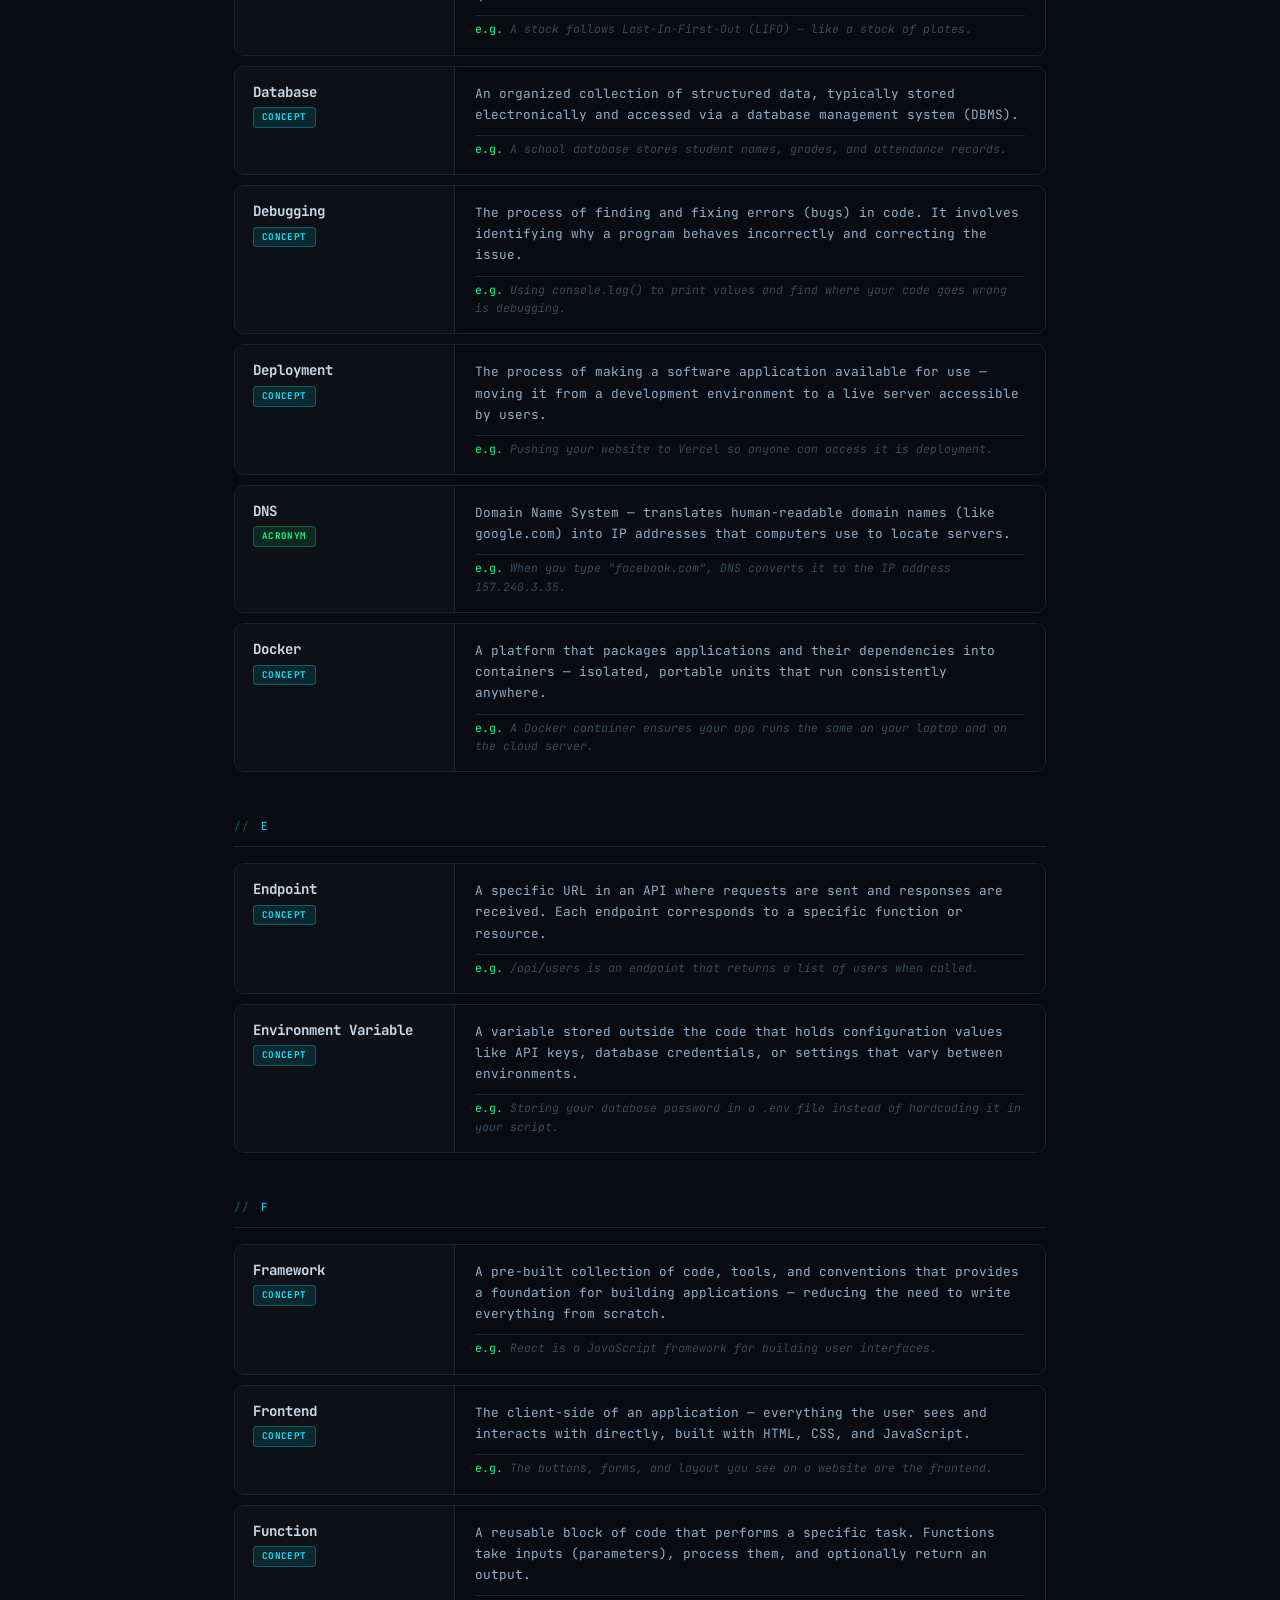
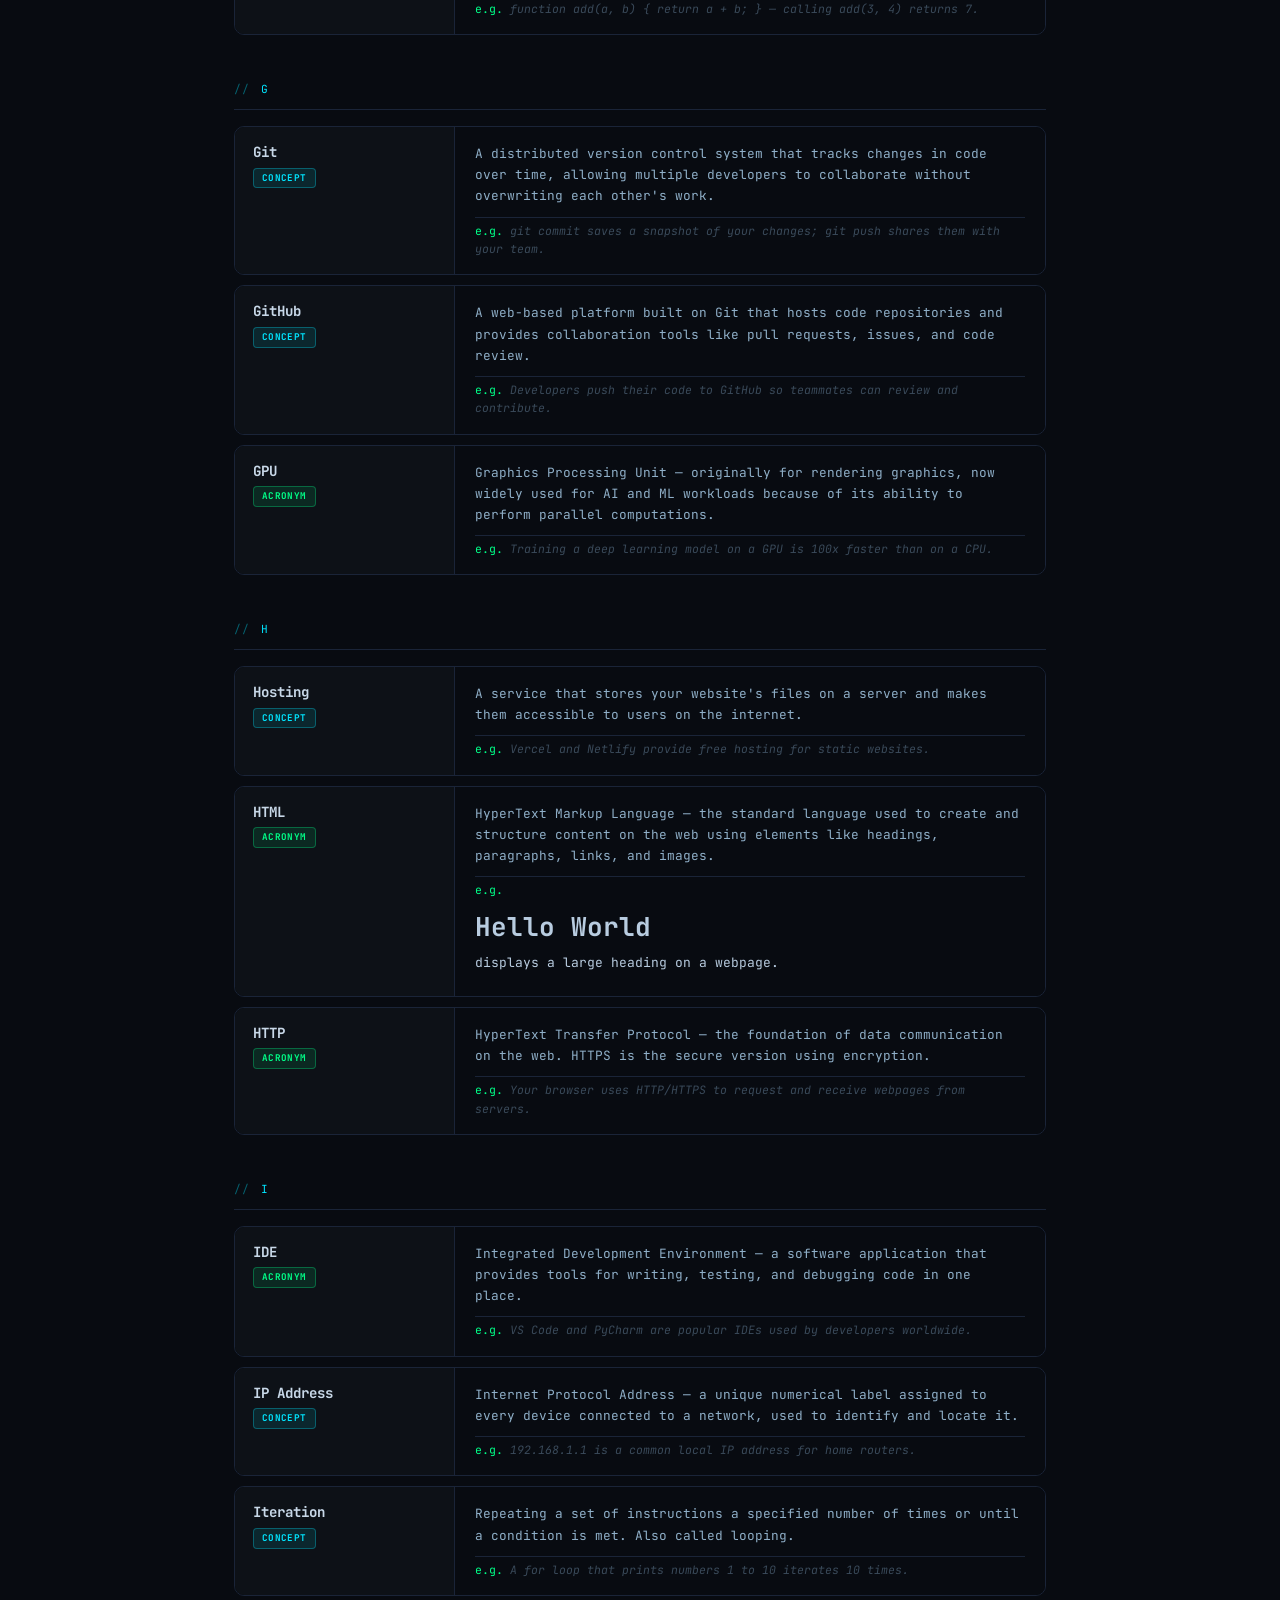
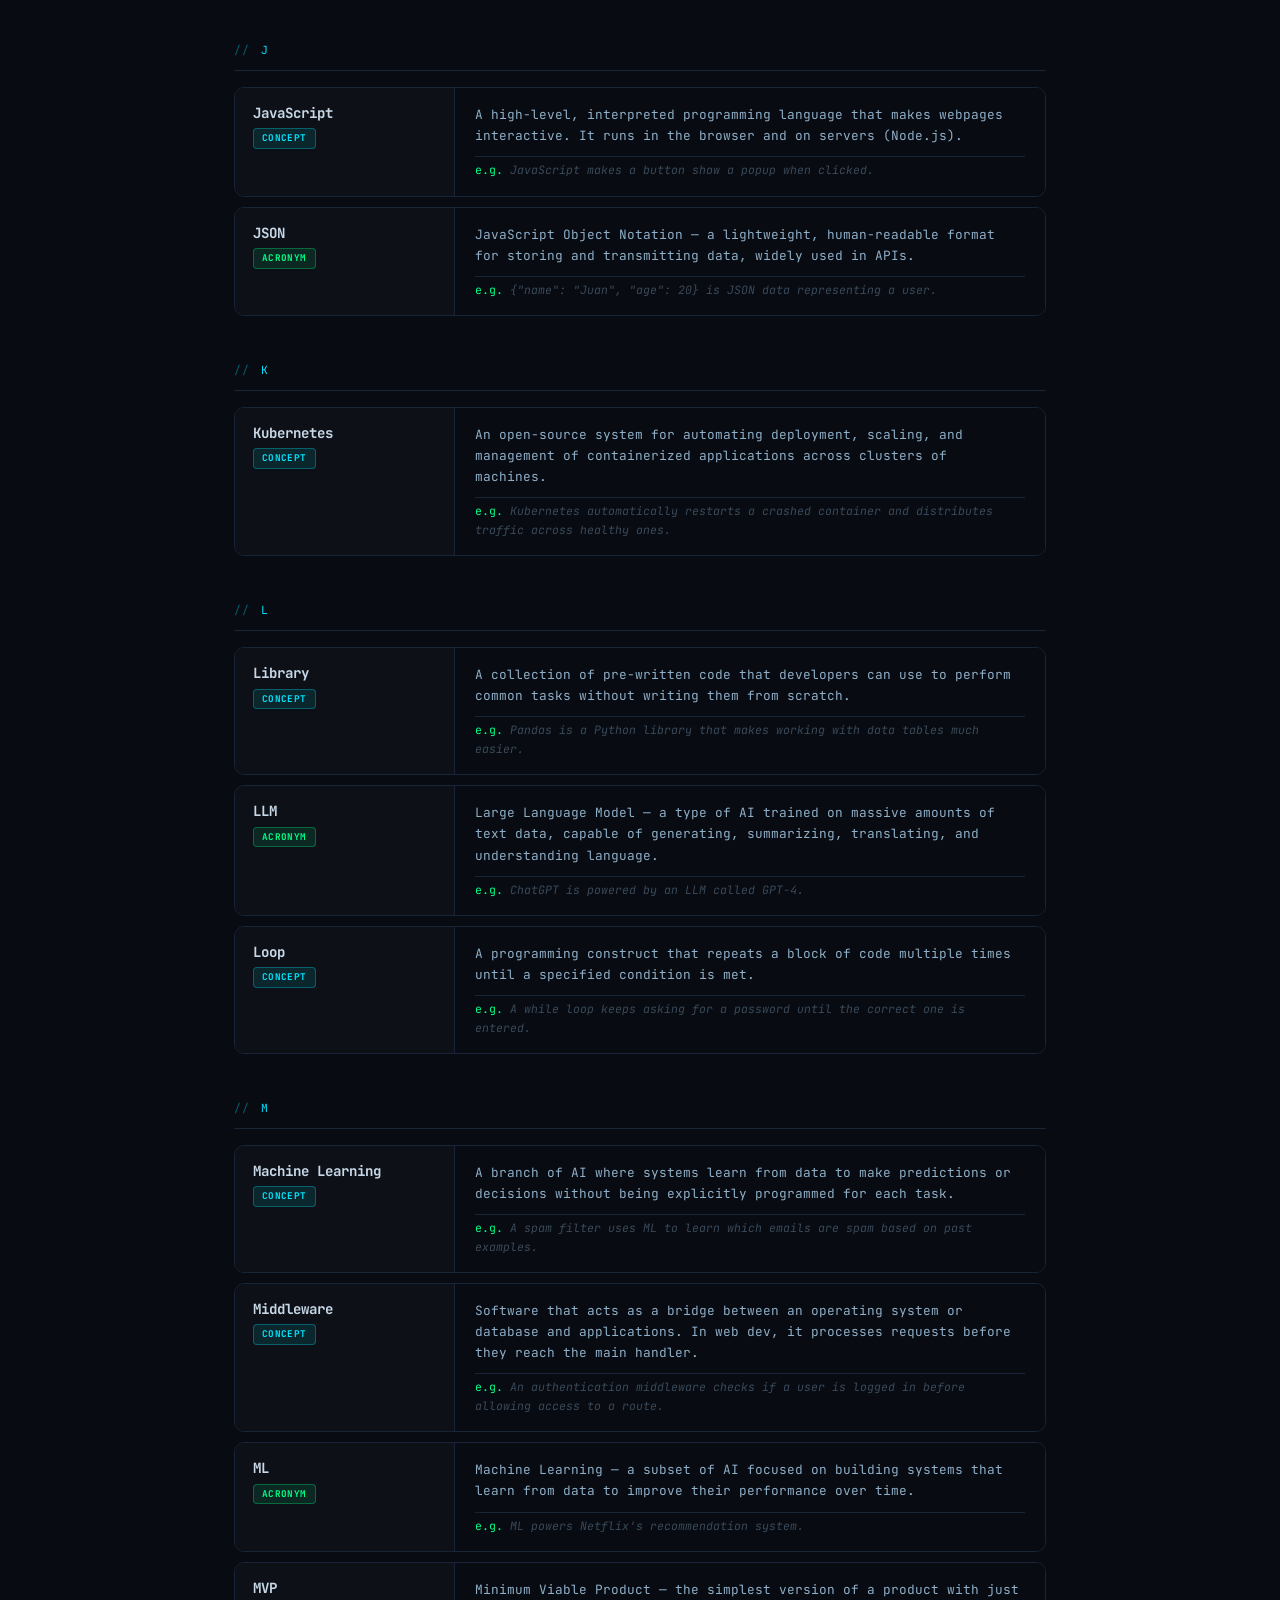
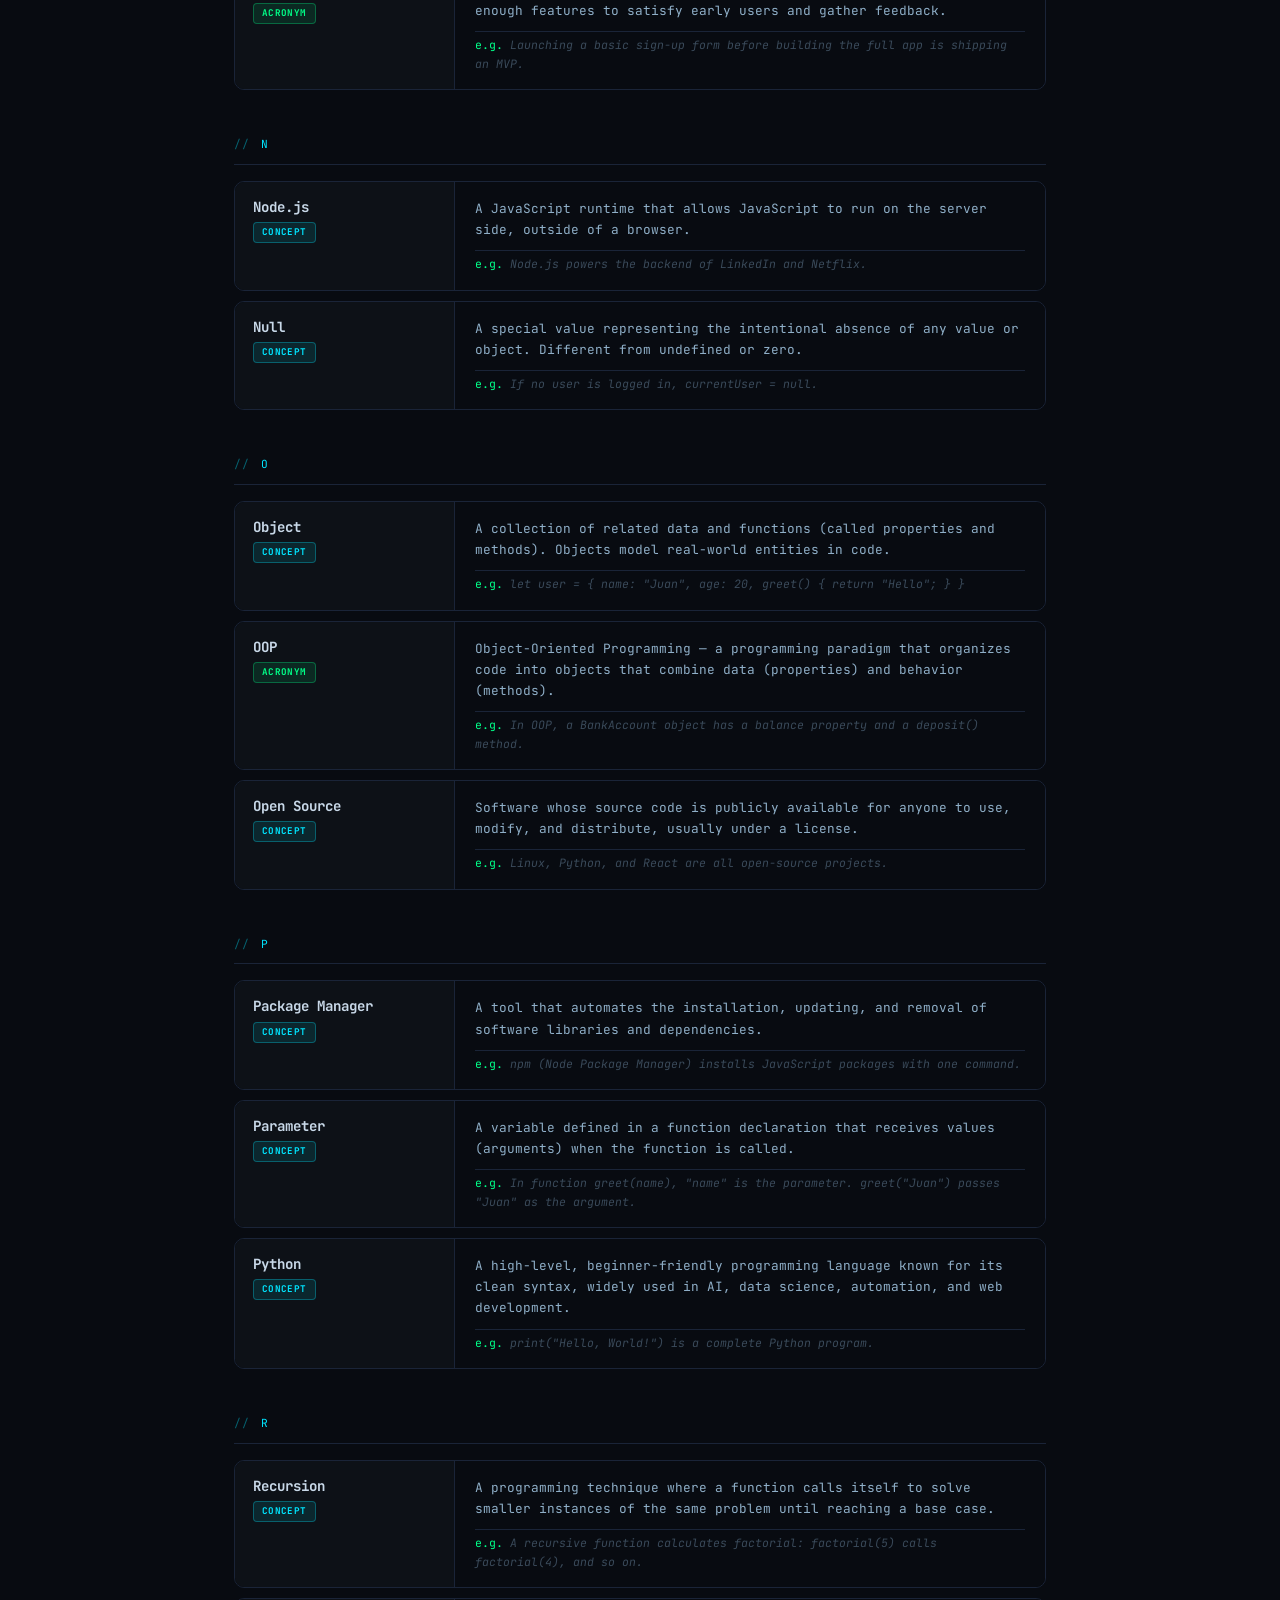
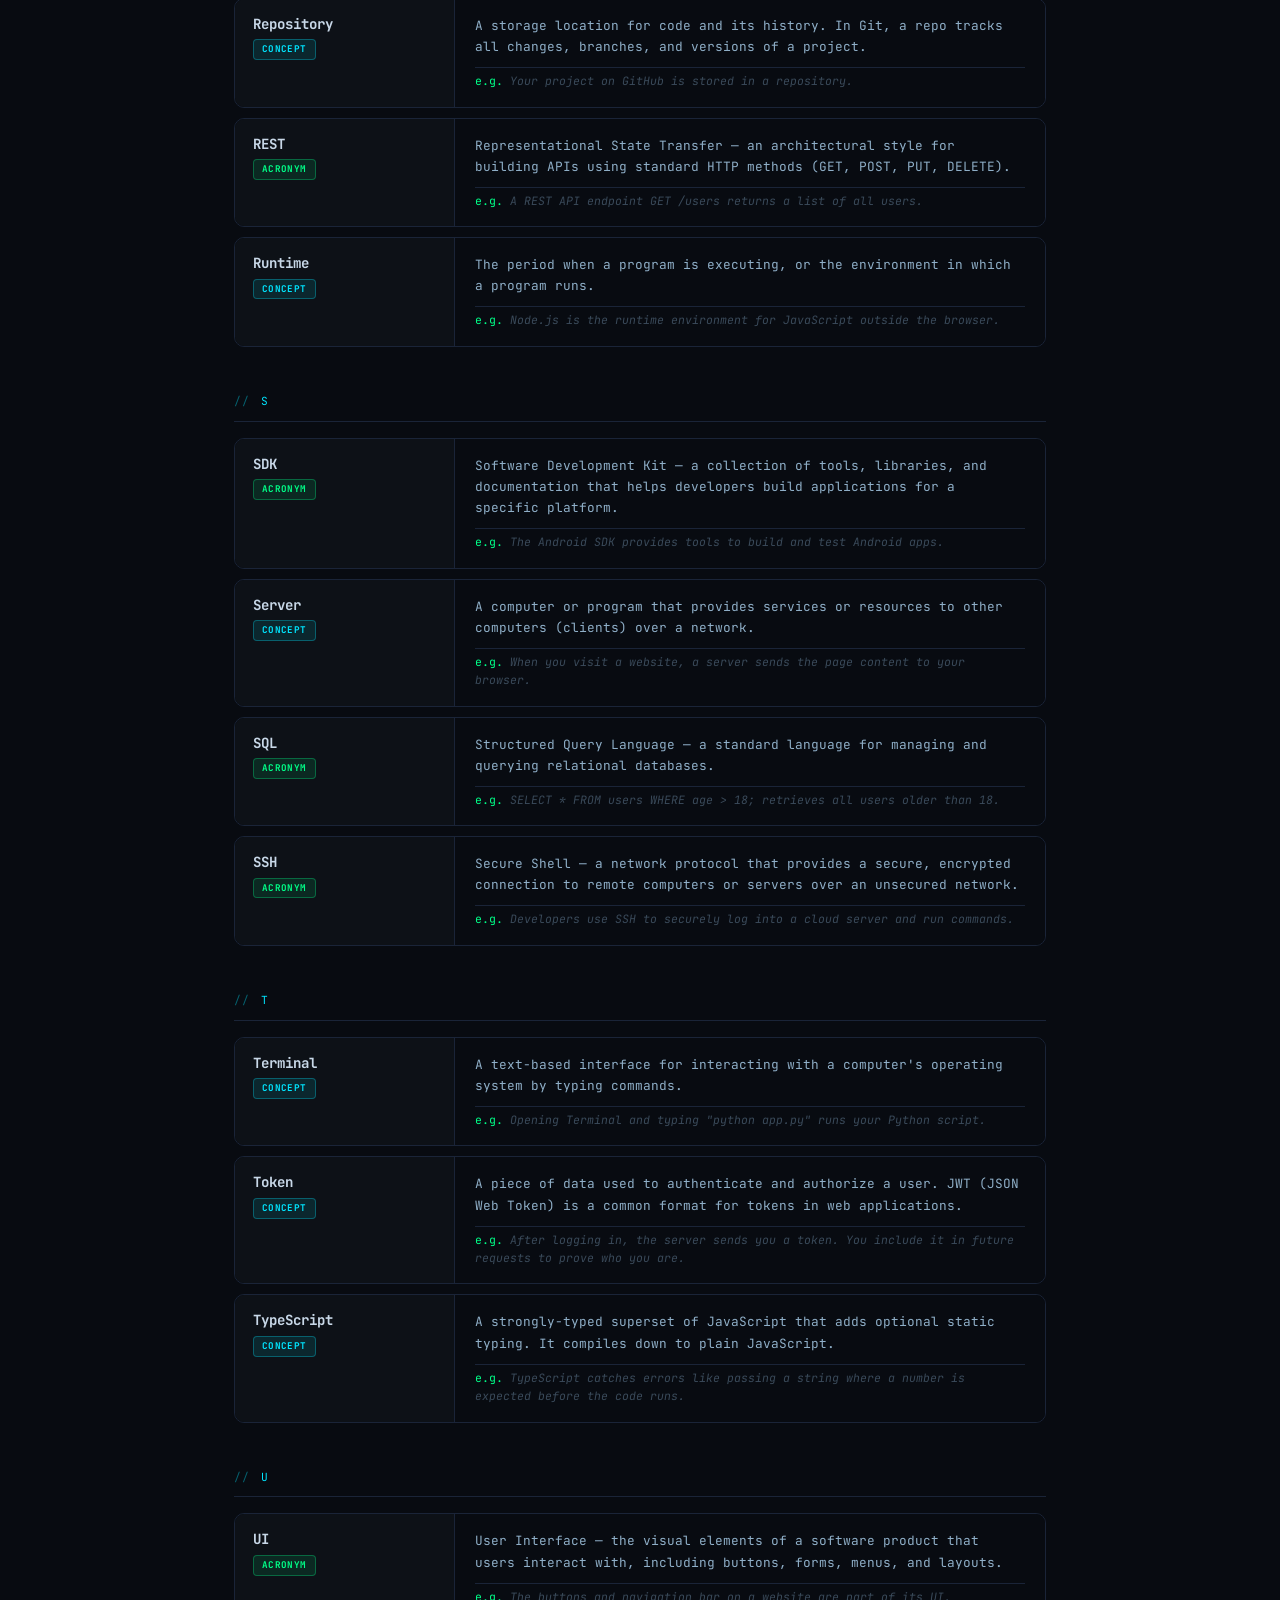
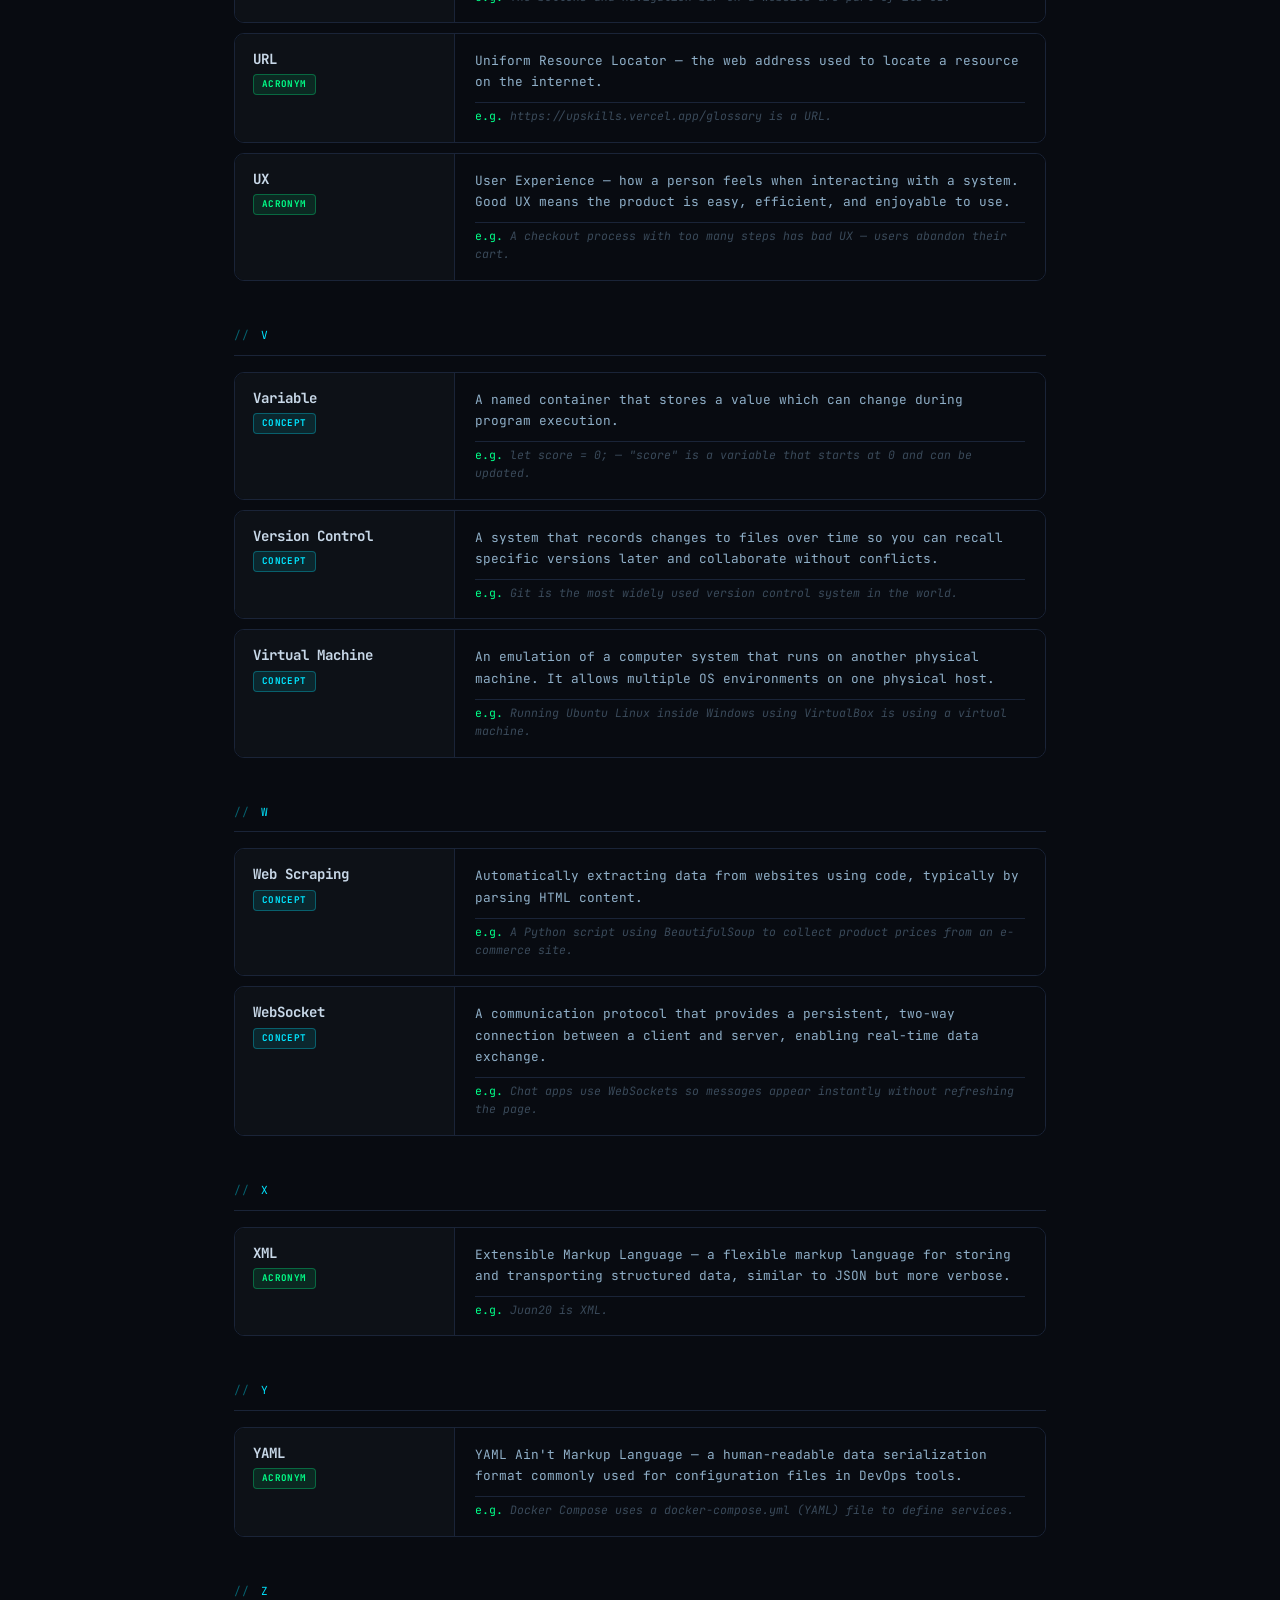
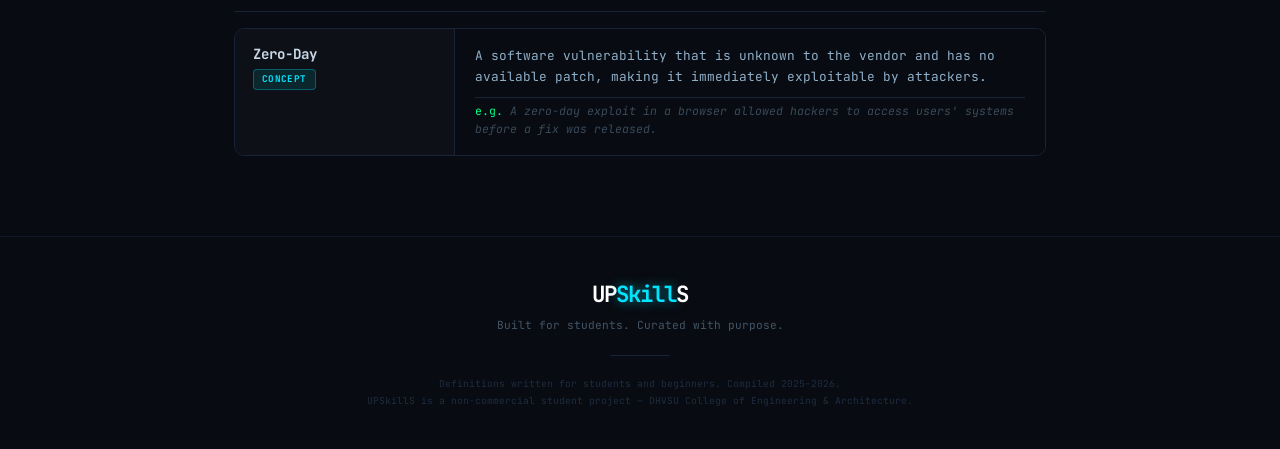
<file: pages/glossary.html>
<!DOCTYPE html>
<html lang="en">
<head>
  <meta charset="UTF-8" />
  <meta name="viewport" content="width=device-width, initial-scale=1.0" />
  <title>UPSkillS — Developer Glossary</title>
  <link rel="stylesheet" href="../assets/css/style.css" />
  <style>
    /* ═══════════════════════════════════════════════
       GLOSSARY PAGE STYLES
    ═══════════════════════════════════════════════ */

    /* ── Search bar ── */
    .glossary-search-wrap {
      position: sticky;
      top: 0;
      z-index: 50;
      background: rgba(8, 11, 17, 0.92);
      backdrop-filter: blur(16px);
      -webkit-backdrop-filter: blur(16px);
      border-bottom: 1px solid #1a2438;
      padding: 16px 0;
      margin-bottom: 0;
    }

    .glossary-search-inner {
      max-width: 860px;
      margin: 0 auto;
      padding: 0 24px;
      display: flex;
      gap: 12px;
      align-items: center;
    }

    .glossary-search-box {
      position: relative;
      flex: 1;
    }

    .glossary-search-icon {
      position: absolute;
      left: 14px;
      top: 50%;
      transform: translateY(-50%);
      color: #8fafc8;
      font-size: 0.9rem;
      pointer-events: none;
      font-family: monospace;
    }

    .glossary-input {
      width: 100%;
      padding: 12px 40px 12px 42px;
      background: #0d1117;
      border: 1px solid #1a2438;
      border-radius: 10px;
      color: #c8d8e8;
      font-family: 'JetBrains Mono', monospace;
      font-size: 0.88rem;
      outline: none;
      transition: border-color 0.2s ease, box-shadow 0.2s ease;
    }

    .glossary-input:focus {
      border-color: #00e5ff;
      box-shadow: 0 0 0 3px rgba(0, 229, 255, 0.1);
    }

    .glossary-input::placeholder { color: #3a4a5a; }

    .glossary-clear {
      position: absolute;
      right: 12px;
      top: 50%;
      transform: translateY(-50%);
      background: none;
      border: none;
      color: #8fafc8;
      cursor: pointer;
      font-size: 1rem;
      display: none;
      padding: 2px 6px;
      border-radius: 4px;
      transition: color 0.2s ease;
    }
    .glossary-clear:hover { color: #00e5ff; }

    /* Filter pills */
    .glossary-filters {
      display: flex;
      gap: 8px;
      flex-wrap: wrap;
      max-width: 860px;
      margin: 12px auto 0;
      padding: 0 24px;
    }

    .glossary-filter {
      font-family: 'JetBrains Mono', monospace;
      font-size: 0.65rem;
      padding: 5px 14px;
      border-radius: 100px;
      border: 1px solid #1a2438;
      background: transparent;
      color: #8fafc8;
      cursor: pointer;
      letter-spacing: 0.04em;
      transition: all 0.2s ease;
    }
    .glossary-filter:hover       { border-color: #00e5ff; color: #00e5ff; }
    .glossary-filter.active      { background: rgba(0,229,255,0.1); border-color: #00e5ff; color: #00e5ff; }
    .glossary-filter.active-green { background: rgba(0,255,136,0.1); border-color: #00ff88; color: #00ff88; }

    /* ── Stats bar ── */
    .glossary-stats {
      max-width: 860px;
      margin: 20px auto 0;
      padding: 0 24px;
      display: flex;
      align-items: center;
      gap: 16px;
    }

    .glossary-count {
      font-family: 'JetBrains Mono', monospace;
      font-size: 0.7rem;
      color: #8fafc8;
    }

    .glossary-count span {
      color: #00e5ff;
      font-weight: 700;
    }

    /* ── Main content ── */
    .glossary-main {
      max-width: 860px;
      margin: 28px auto 80px;
      padding: 0 24px;
    }

    /* ── Letter group ── */
    .glossary-letter-group {
      margin-bottom: 40px;
    }

    .glossary-letter-heading {
      font-family: 'JetBrains Mono', monospace;
      font-size: 0.7rem;
      color: #00e5ff;
      letter-spacing: 0.12em;
      text-transform: uppercase;
      padding: 6px 0 10px;
      border-bottom: 1px solid #1a2438;
      margin-bottom: 16px;
      display: flex;
      align-items: center;
      gap: 10px;
    }

    .glossary-letter-heading::before {
      content: '//';
      opacity: 0.4;
    }

    /* ── Term card ── */
    .glossary-term {
      display: grid;
      grid-template-columns: 220px 1fr;
      gap: 0;
      border: 1px solid #1a2438;
      border-radius: 10px;
      margin-bottom: 10px;
      overflow: hidden;
      transition: border-color 0.2s ease, transform 0.2s ease;
      animation: fadeUp 0.4s ease both;
    }

    @keyframes fadeUp {
      from { opacity: 0; transform: translateY(8px); }
      to   { opacity: 1; transform: translateY(0); }
    }

    .glossary-term:hover {
      border-color: #1e3a4a;
      transform: translateX(3px);
    }

    .glossary-term.hidden { display: none; }

    .glossary-term-left {
      background: #0d1117;
      padding: 16px 18px;
      display: flex;
      flex-direction: column;
      gap: 6px;
      border-right: 1px solid #1a2438;
    }

    .glossary-term-name {
      font-family: 'JetBrains Mono', monospace;
      font-size: 0.88rem;
      font-weight: 700;
      color: #c8d8e8;
      line-height: 1.3;
    }

    .glossary-term-badge {
      display: inline-block;
      font-family: 'JetBrains Mono', monospace;
      font-size: 0.58rem;
      padding: 2px 8px;
      border-radius: 4px;
      letter-spacing: 0.04em;
      font-weight: 700;
      width: fit-content;
    }

    .badge-concept  { background: rgba(0,229,255,0.1);  color: #00e5ff; border: 1px solid rgba(0,229,255,0.3);  }
    .badge-acronym  { background: rgba(0,255,136,0.1);  color: #00ff88; border: 1px solid rgba(0,255,136,0.3);  }
    .badge-web      { background: rgba(255,165,0,0.1);  color: #ffa500; border: 1px solid rgba(255,165,0,0.3);  }
    .badge-ai       { background: rgba(180,100,255,0.1);color: #c97dff; border: 1px solid rgba(180,100,255,0.3);}
    .badge-data     { background: rgba(255,80,80,0.1);  color: #ff6b6b; border: 1px solid rgba(255,80,80,0.3);  }
    .badge-devops   { background: rgba(0,200,180,0.1);  color: #00c8b4; border: 1px solid rgba(0,200,180,0.3);  }

    .glossary-term-right {
      background: #080b11;
      padding: 16px 20px;
      display: flex;
      flex-direction: column;
      justify-content: center;
      gap: 6px;
    }

    .glossary-term-def {
      font-family: 'JetBrains Mono', monospace;
      font-size: 0.8rem;
      color: #8fafc8;
      line-height: 1.65;
    }

    .glossary-term-example {
      font-family: 'JetBrains Mono', monospace;
      font-size: 0.72rem;
      color: #3a4a5a;
      font-style: italic;
      padding-top: 4px;
      border-top: 1px solid #1a2438;
      margin-top: 4px;
    }

    .glossary-term-example span { color: #00ff88; font-style: normal; }

    /* ── No results ── */
    .glossary-no-results {
      text-align: center;
      padding: 60px 20px;
      display: none;
    }

    .glossary-no-results .nr-icon { font-size: 2.5rem; margin-bottom: 12px; }

    .glossary-no-results p {
      font-family: 'JetBrains Mono', monospace;
      font-size: 0.82rem;
      color: #3a4a5a;
    }

    .glossary-no-results span { color: #00e5ff; }

    /* ── Responsive ── */
    @media (max-width: 640px) {
      .glossary-term { grid-template-columns: 1fr; }
      .glossary-term-left { border-right: none; border-bottom: 1px solid #1a2438; }
    }
  </style>
</head>
<body>

  <!-- LOADING SCREEN -->
  <div class="loader" id="loader">
    <div class="loader-inner">
      <div class="loader-logo">UP<span>Skill</span>S</div>
      <div class="loader-bar"><div class="loader-fill"></div></div>
      <p class="loader-text">&gt;_ loading glossary...</p>
    </div>
  </div>

  <!-- BACK TO TOP -->
  <button class="back-to-top" id="backToTop" aria-label="Back to top">↑</button>

  <!-- BG -->
  <div class="bg-grid" aria-hidden="true"></div>
  <canvas id="matrix-canvas"></canvas>

  <!-- HEADER -->
  <header id="site-header">
    <div class="header-inner">
      <a href="../index.html" class="logo">UP<span>Skill</span>S</a>
      <nav class="nav-topics">
        <a href="../index.html">Home</a>
        <a href="languages.html">Languages</a>
        <a href="roadmap.html">Roadmaps</a>
        <a href="tools.html">Tools</a>
        <a href="trends.html">Trends</a>
        <a href="glossary.html" class="active">Glossary</a>
        <a href="../index.html#about">About</a>
      </nav>
    </div>
    <p class="tagline">&gt;_ Upgrade your skills. One resource at a time.</p>
    <div class="header-line"></div>
  </header>

  <!-- PAGE HERO -->
  <div class="page-hero">
    <div class="page-hero-badge">&gt;_ developer reference · 2025–2026</div>
    <h1 class="page-hero-title">Developer <span>Glossary</span></h1>
    <p class="page-hero-desc">Every programming term and tech acronym you need to know — explained in plain language. Search, filter, and learn at your own pace.</p>
  </div>

  <!-- STICKY SEARCH -->
  <div class="glossary-search-wrap">
    <div class="glossary-search-inner">
      <div class="glossary-search-box">
        <span class="glossary-search-icon">&gt;_</span>
        <input
          class="glossary-input"
          id="glossaryInput"
          type="text"
          placeholder="Search terms, acronyms, definitions..."
          autocomplete="off"
          spellcheck="false"
          aria-label="Search glossary"
        />
        <button class="glossary-clear" id="glossaryClear" aria-label="Clear search">✕</button>
      </div>
    </div>

    <!-- Filter pills -->
    <div class="glossary-filters" role="group" aria-label="Filter by category">
      <button class="glossary-filter active" data-filter="all">All</button>
      <button class="glossary-filter" data-filter="concept">Concepts</button>
      <button class="glossary-filter" data-filter="acronym">Acronyms</button>
      <button class="glossary-filter" data-filter="web">Web Dev</button>
      <button class="glossary-filter" data-filter="ai">AI / ML</button>
      <button class="glossary-filter" data-filter="data">Data</button>
      <button class="glossary-filter" data-filter="devops">DevOps</button>
    </div>
  </div>

  <!-- STATS -->
  <div class="glossary-stats">
    <p class="glossary-count">Showing <span id="termCount">0</span> terms</p>
  </div>

  <!-- MAIN -->
  <main class="glossary-main" id="glossaryMain" aria-label="Glossary terms">

    <!-- No results -->
    <div class="glossary-no-results" id="noResults">
      <div class="nr-icon">🔍</div>
      <p>No terms found for "<span id="noResultsQuery"></span>"</p>
      <p style="margin-top:8px; font-size:0.7rem;">Try a different keyword or clear the filter.</p>
    </div>

    <!-- Terms injected by JS -->

  </main>

  <!-- FOOTER -->
  <footer>
    <div class="footer-inner">
      <p class="footer-logo">UP<span>Skill</span>S</p>
      <p class="footer-sub">Built for students. Curated with purpose.</p>
      <div class="footer-line"></div>
      <p class="footer-note">
        Definitions written for students and beginners. Compiled 2025–2026.<br>
        UPSkillS is a non-commercial student project — DHVSU College of Engineering &amp; Architecture.
      </p>
    </div>
  </footer>

  <script src="../assets/js/script.js"></script>
  <script>
  /* ═══════════════════════════════════════════════════════════════
     GLOSSARY DATA
     To add a term: push an object into the TERMS array below.
     Fields: term, badge, category, definition, example (optional)
  ═══════════════════════════════════════════════════════════════ */
  var TERMS = [
    /* ── A ── */
    { term: 'Algorithm',      badge: 'concept', category: 'concept', definition: 'A step-by-step set of instructions designed to solve a problem or perform a task. Every program is built on algorithms.',                                      example: 'A sorting algorithm arranges a list of numbers from lowest to highest.' },
    { term: 'API',            badge: 'acronym', category: 'acronym', definition: 'Application Programming Interface — a set of rules that allows two software applications to talk to each other and share data.',                              example: 'A weather app uses an API to fetch current temperature data from a weather service.' },
    { term: 'Array',          badge: 'concept', category: 'concept', definition: 'A data structure that stores multiple values in a single variable, accessed by index (position number starting at 0).',                                       example: 'let fruits = ["apple", "banana", "mango"] — fruits[0] is "apple".' },
    { term: 'Agile',          badge: 'concept', category: 'devops',  definition: 'A software development methodology focused on short development cycles, collaboration, and adapting to change rather than following a rigid plan.',             example: 'An Agile team delivers working features every two weeks instead of waiting months.' },
    { term: 'Authentication', badge: 'concept', category: 'web',     definition: 'The process of verifying who a user is — confirming their identity before granting access to a system.',                                                      example: 'Entering your email and password to log in is authentication.' },
    { term: 'Authorization',  badge: 'concept', category: 'web',     definition: 'The process of determining what an authenticated user is allowed to do. Different from authentication — auth tells you who, authorization tells you what.',    example: 'A regular user can read posts; only an admin is authorized to delete them.' },

    /* ── B ── */
    { term: 'Backend',        badge: 'concept', category: 'web',     definition: 'The server-side of an application — the part users don\'t see. It handles logic, databases, authentication, and data processing.',                            example: 'When you submit a form, the backend validates and saves your data to a database.' },
    { term: 'Boolean',        badge: 'concept', category: 'concept', definition: 'A data type with only two possible values: true or false. Used in conditions and logic.',                                                                      example: 'isLoggedIn = true means the user is logged in.' },
    { term: 'Bug',            badge: 'concept', category: 'concept', definition: 'An error or flaw in code that causes a program to behave unexpectedly or incorrectly.',                                                                        example: 'A bug in the checkout page caused users to be charged twice.' },

    /* ── C ── */
    { term: 'Cache',          badge: 'concept', category: 'concept', definition: 'Temporary storage that saves frequently accessed data so it can be retrieved faster without re-fetching from the original source.',                            example: 'A browser caches images so a webpage loads faster on your second visit.' },
    { term: 'CI/CD',          badge: 'acronym', category: 'devops',  definition: 'Continuous Integration / Continuous Deployment — automated processes that test and deploy code changes frequently and reliably.',                              example: 'Every time a developer pushes code, CI/CD automatically runs tests and deploys to production.' },
    { term: 'Class',          badge: 'concept', category: 'concept', definition: 'A blueprint for creating objects in object-oriented programming. It defines properties (data) and methods (behavior) that its objects will have.',             example: 'A Car class has properties like color and speed, and methods like accelerate() and brake().' },
    { term: 'CLI',            badge: 'acronym', category: 'acronym', definition: 'Command-Line Interface — a text-based interface where users type commands to interact with the computer, instead of using a graphical interface.',             example: 'Running "npm install" in a terminal is using the CLI.' },
    { term: 'Cloud Computing', badge: 'concept', category: 'devops', definition: 'Delivering computing services (servers, storage, databases, networking) over the internet on a pay-as-you-go basis.',                                         example: 'Storing your photos on Google Drive instead of your hard drive is cloud computing.' },
    { term: 'Compiler',       badge: 'concept', category: 'concept', definition: 'A program that translates source code written in a high-level language into machine code that a computer can execute.',                                        example: 'A C++ compiler converts your C++ code into an .exe file the computer can run.' },
    { term: 'CSS',            badge: 'acronym', category: 'web',     definition: 'Cascading Style Sheets — the language used to style and visually format HTML elements on a webpage (colors, fonts, layouts, animations).',                    example: 'CSS makes a button red, rounded, and centered on the page.' },
    { term: 'CRUD',           badge: 'acronym', category: 'acronym', definition: 'Create, Read, Update, Delete — the four fundamental operations performed on data in any database or application.',                                             example: 'A notes app lets you create, read, update, and delete notes — that\'s CRUD.' },

    /* ── D ── */
    { term: 'Data Structure', badge: 'concept', category: 'concept', definition: 'A way of organizing and storing data so it can be accessed and modified efficiently. Examples: arrays, linked lists, trees, stacks, queues.',                example: 'A stack follows Last-In-First-Out (LIFO) — like a stack of plates.' },
    { term: 'Database',       badge: 'concept', category: 'data',    definition: 'An organized collection of structured data, typically stored electronically and accessed via a database management system (DBMS).',                           example: 'A school database stores student names, grades, and attendance records.' },
    { term: 'Debugging',      badge: 'concept', category: 'concept', definition: 'The process of finding and fixing errors (bugs) in code. It involves identifying why a program behaves incorrectly and correcting the issue.',               example: 'Using console.log() to print values and find where your code goes wrong is debugging.' },
    { term: 'Deployment',     badge: 'concept', category: 'devops',  definition: 'The process of making a software application available for use — moving it from a development environment to a live server accessible by users.',             example: 'Pushing your website to Vercel so anyone can access it is deployment.' },
    { term: 'Docker',         badge: 'concept', category: 'devops',  definition: 'A platform that packages applications and their dependencies into containers — isolated, portable units that run consistently anywhere.',                     example: 'A Docker container ensures your app runs the same on your laptop and on the cloud server.' },
    { term: 'DNS',            badge: 'acronym', category: 'web',     definition: 'Domain Name System — translates human-readable domain names (like google.com) into IP addresses that computers use to locate servers.',                     example: 'When you type "facebook.com", DNS converts it to the IP address 157.240.3.35.' },

    /* ── E ── */
    { term: 'Endpoint',       badge: 'concept', category: 'web',     definition: 'A specific URL in an API where requests are sent and responses are received. Each endpoint corresponds to a specific function or resource.',                  example: '/api/users is an endpoint that returns a list of users when called.' },
    { term: 'Environment Variable', badge: 'concept', category: 'devops', definition: 'A variable stored outside the code that holds configuration values like API keys, database credentials, or settings that vary between environments.',  example: 'Storing your database password in a .env file instead of hardcoding it in your script.' },

    /* ── F ── */
    { term: 'Framework',      badge: 'concept', category: 'concept', definition: 'A pre-built collection of code, tools, and conventions that provides a foundation for building applications — reducing the need to write everything from scratch.', example: 'React is a JavaScript framework for building user interfaces.' },
    { term: 'Frontend',       badge: 'concept', category: 'web',     definition: 'The client-side of an application — everything the user sees and interacts with directly, built with HTML, CSS, and JavaScript.',                            example: 'The buttons, forms, and layout you see on a website are the frontend.' },
    { term: 'Function',       badge: 'concept', category: 'concept', definition: 'A reusable block of code that performs a specific task. Functions take inputs (parameters), process them, and optionally return an output.',                  example: 'function add(a, b) { return a + b; } — calling add(3, 4) returns 7.' },

    /* ── G ── */
    { term: 'Git',            badge: 'concept', category: 'devops',  definition: 'A distributed version control system that tracks changes in code over time, allowing multiple developers to collaborate without overwriting each other\'s work.', example: 'git commit saves a snapshot of your changes; git push shares them with your team.' },
    { term: 'GitHub',         badge: 'concept', category: 'devops',  definition: 'A web-based platform built on Git that hosts code repositories and provides collaboration tools like pull requests, issues, and code review.',                example: 'Developers push their code to GitHub so teammates can review and contribute.' },
    { term: 'GPU',            badge: 'acronym', category: 'ai',      definition: 'Graphics Processing Unit — originally for rendering graphics, now widely used for AI and ML workloads because of its ability to perform parallel computations.', example: 'Training a deep learning model on a GPU is 100x faster than on a CPU.' },

    /* ── H ── */
    { term: 'HTML',           badge: 'acronym', category: 'web',     definition: 'HyperText Markup Language — the standard language used to create and structure content on the web using elements like headings, paragraphs, links, and images.', example: '<h1>Hello World</h1> displays a large heading on a webpage.' },
    { term: 'HTTP',           badge: 'acronym', category: 'web',     definition: 'HyperText Transfer Protocol — the foundation of data communication on the web. HTTPS is the secure version using encryption.',                              example: 'Your browser uses HTTP/HTTPS to request and receive webpages from servers.' },
    { term: 'Hosting',        badge: 'concept', category: 'web',     definition: 'A service that stores your website\'s files on a server and makes them accessible to users on the internet.',                                                 example: 'Vercel and Netlify provide free hosting for static websites.' },

    /* ── I ── */
    { term: 'IDE',            badge: 'acronym', category: 'acronym', definition: 'Integrated Development Environment — a software application that provides tools for writing, testing, and debugging code in one place.',                      example: 'VS Code and PyCharm are popular IDEs used by developers worldwide.' },
    { term: 'IP Address',     badge: 'concept', category: 'web',     definition: 'Internet Protocol Address — a unique numerical label assigned to every device connected to a network, used to identify and locate it.',                      example: '192.168.1.1 is a common local IP address for home routers.' },
    { term: 'Iteration',      badge: 'concept', category: 'concept', definition: 'Repeating a set of instructions a specified number of times or until a condition is met. Also called looping.',                                              example: 'A for loop that prints numbers 1 to 10 iterates 10 times.' },

    /* ── J ── */
    { term: 'JavaScript',     badge: 'concept', category: 'web',     definition: 'A high-level, interpreted programming language that makes webpages interactive. It runs in the browser and on servers (Node.js).',                           example: 'JavaScript makes a button show a popup when clicked.' },
    { term: 'JSON',           badge: 'acronym', category: 'acronym', definition: 'JavaScript Object Notation — a lightweight, human-readable format for storing and transmitting data, widely used in APIs.',                                  example: '{"name": "Juan", "age": 20} is JSON data representing a user.' },

    /* ── K ── */
    { term: 'Kubernetes',     badge: 'concept', category: 'devops',  definition: 'An open-source system for automating deployment, scaling, and management of containerized applications across clusters of machines.',                         example: 'Kubernetes automatically restarts a crashed container and distributes traffic across healthy ones.' },

    /* ── L ── */
    { term: 'Library',        badge: 'concept', category: 'concept', definition: 'A collection of pre-written code that developers can use to perform common tasks without writing them from scratch.',                                         example: 'Pandas is a Python library that makes working with data tables much easier.' },
    { term: 'LLM',            badge: 'acronym', category: 'ai',      definition: 'Large Language Model — a type of AI trained on massive amounts of text data, capable of generating, summarizing, translating, and understanding language.',   example: 'ChatGPT is powered by an LLM called GPT-4.' },
    { term: 'Loop',           badge: 'concept', category: 'concept', definition: 'A programming construct that repeats a block of code multiple times until a specified condition is met.',                                                     example: 'A while loop keeps asking for a password until the correct one is entered.' },

    /* ── M ── */
    { term: 'Machine Learning', badge: 'concept', category: 'ai',   definition: 'A branch of AI where systems learn from data to make predictions or decisions without being explicitly programmed for each task.',                            example: 'A spam filter uses ML to learn which emails are spam based on past examples.' },
    { term: 'Middleware',     badge: 'concept', category: 'web',     definition: 'Software that acts as a bridge between an operating system or database and applications. In web dev, it processes requests before they reach the main handler.', example: 'An authentication middleware checks if a user is logged in before allowing access to a route.' },
    { term: 'ML',             badge: 'acronym', category: 'ai',      definition: 'Machine Learning — a subset of AI focused on building systems that learn from data to improve their performance over time.',                                  example: 'ML powers Netflix\'s recommendation system.' },
    { term: 'MVP',            badge: 'acronym', category: 'acronym', definition: 'Minimum Viable Product — the simplest version of a product with just enough features to satisfy early users and gather feedback.',                           example: 'Launching a basic sign-up form before building the full app is shipping an MVP.' },

    /* ── N ── */
    { term: 'Node.js',        badge: 'concept', category: 'web',     definition: 'A JavaScript runtime that allows JavaScript to run on the server side, outside of a browser.',                                                               example: 'Node.js powers the backend of LinkedIn and Netflix.' },
    { term: 'Null',           badge: 'concept', category: 'concept', definition: 'A special value representing the intentional absence of any value or object. Different from undefined or zero.',                                             example: 'If no user is logged in, currentUser = null.' },

    /* ── O ── */
    { term: 'Object',         badge: 'concept', category: 'concept', definition: 'A collection of related data and functions (called properties and methods). Objects model real-world entities in code.',                                     example: 'let user = { name: "Juan", age: 20, greet() { return "Hello"; } }' },
    { term: 'OOP',            badge: 'acronym', category: 'concept', definition: 'Object-Oriented Programming — a programming paradigm that organizes code into objects that combine data (properties) and behavior (methods).',              example: 'In OOP, a BankAccount object has a balance property and a deposit() method.' },
    { term: 'Open Source',    badge: 'concept', category: 'concept', definition: 'Software whose source code is publicly available for anyone to use, modify, and distribute, usually under a license.',                                       example: 'Linux, Python, and React are all open-source projects.' },

    /* ── P ── */
    { term: 'Package Manager', badge: 'concept', category: 'devops', definition: 'A tool that automates the installation, updating, and removal of software libraries and dependencies.',                                                      example: 'npm (Node Package Manager) installs JavaScript packages with one command.' },
    { term: 'Parameter',      badge: 'concept', category: 'concept', definition: 'A variable defined in a function declaration that receives values (arguments) when the function is called.',                                                 example: 'In function greet(name), "name" is the parameter. greet("Juan") passes "Juan" as the argument.' },
    { term: 'Python',         badge: 'concept', category: 'concept', definition: 'A high-level, beginner-friendly programming language known for its clean syntax, widely used in AI, data science, automation, and web development.',        example: 'print("Hello, World!") is a complete Python program.' },

    /* ── R ── */
    { term: 'Recursion',      badge: 'concept', category: 'concept', definition: 'A programming technique where a function calls itself to solve smaller instances of the same problem until reaching a base case.',                           example: 'A recursive function calculates factorial: factorial(5) calls factorial(4), and so on.' },
    { term: 'Repository',     badge: 'concept', category: 'devops',  definition: 'A storage location for code and its history. In Git, a repo tracks all changes, branches, and versions of a project.',                                      example: 'Your project on GitHub is stored in a repository.' },
    { term: 'REST',           badge: 'acronym', category: 'web',     definition: 'Representational State Transfer — an architectural style for building APIs using standard HTTP methods (GET, POST, PUT, DELETE).',                          example: 'A REST API endpoint GET /users returns a list of all users.' },
    { term: 'Runtime',        badge: 'concept', category: 'concept', definition: 'The period when a program is executing, or the environment in which a program runs.',                                                                       example: 'Node.js is the runtime environment for JavaScript outside the browser.' },

    /* ── S ── */
    { term: 'SDK',            badge: 'acronym', category: 'acronym', definition: 'Software Development Kit — a collection of tools, libraries, and documentation that helps developers build applications for a specific platform.',           example: 'The Android SDK provides tools to build and test Android apps.' },
    { term: 'Server',         badge: 'concept', category: 'web',     definition: 'A computer or program that provides services or resources to other computers (clients) over a network.',                                                     example: 'When you visit a website, a server sends the page content to your browser.' },
    { term: 'SQL',            badge: 'acronym', category: 'data',    definition: 'Structured Query Language — a standard language for managing and querying relational databases.',                                                            example: 'SELECT * FROM users WHERE age > 18; retrieves all users older than 18.' },
    { term: 'SSH',            badge: 'acronym', category: 'devops',  definition: 'Secure Shell — a network protocol that provides a secure, encrypted connection to remote computers or servers over an unsecured network.',                  example: 'Developers use SSH to securely log into a cloud server and run commands.' },

    /* ── T ── */
    { term: 'Terminal',       badge: 'concept', category: 'devops',  definition: 'A text-based interface for interacting with a computer\'s operating system by typing commands.',                                                             example: 'Opening Terminal and typing "python app.py" runs your Python script.' },
    { term: 'Token',          badge: 'concept', category: 'web',     definition: 'A piece of data used to authenticate and authorize a user. JWT (JSON Web Token) is a common format for tokens in web applications.',                        example: 'After logging in, the server sends you a token. You include it in future requests to prove who you are.' },
    { term: 'TypeScript',     badge: 'concept', category: 'web',     definition: 'A strongly-typed superset of JavaScript that adds optional static typing. It compiles down to plain JavaScript.',                                            example: 'TypeScript catches errors like passing a string where a number is expected before the code runs.' },

    /* ── U ── */
    { term: 'UI',             badge: 'acronym', category: 'web',     definition: 'User Interface — the visual elements of a software product that users interact with, including buttons, forms, menus, and layouts.',                        example: 'The buttons and navigation bar on a website are part of its UI.' },
    { term: 'URL',            badge: 'acronym', category: 'web',     definition: 'Uniform Resource Locator — the web address used to locate a resource on the internet.',                                                                     example: 'https://upskills.vercel.app/glossary is a URL.' },
    { term: 'UX',             badge: 'acronym', category: 'web',     definition: 'User Experience — how a person feels when interacting with a system. Good UX means the product is easy, efficient, and enjoyable to use.',                 example: 'A checkout process with too many steps has bad UX — users abandon their cart.' },

    /* ── V ── */
    { term: 'Variable',       badge: 'concept', category: 'concept', definition: 'A named container that stores a value which can change during program execution.',                                                                           example: 'let score = 0; — "score" is a variable that starts at 0 and can be updated.' },
    { term: 'Version Control', badge: 'concept', category: 'devops', definition: 'A system that records changes to files over time so you can recall specific versions later and collaborate without conflicts.',                              example: 'Git is the most widely used version control system in the world.' },
    { term: 'Virtual Machine', badge: 'concept', category: 'devops', definition: 'An emulation of a computer system that runs on another physical machine. It allows multiple OS environments on one physical host.',                        example: 'Running Ubuntu Linux inside Windows using VirtualBox is using a virtual machine.' },

    /* ── W ── */
    { term: 'Web Scraping',   badge: 'concept', category: 'data',    definition: 'Automatically extracting data from websites using code, typically by parsing HTML content.',                                                                example: 'A Python script using BeautifulSoup to collect product prices from an e-commerce site.' },
    { term: 'WebSocket',      badge: 'concept', category: 'web',     definition: 'A communication protocol that provides a persistent, two-way connection between a client and server, enabling real-time data exchange.',                   example: 'Chat apps use WebSockets so messages appear instantly without refreshing the page.' },

    /* ── X ── */
    { term: 'XML',            badge: 'acronym', category: 'acronym', definition: 'Extensible Markup Language — a flexible markup language for storing and transporting structured data, similar to JSON but more verbose.',                   example: '<user><name>Juan</name><age>20</age></user> is XML.' },

    /* ── Y ── */
    { term: 'YAML',           badge: 'acronym', category: 'devops',  definition: 'YAML Ain\'t Markup Language — a human-readable data serialization format commonly used for configuration files in DevOps tools.',                          example: 'Docker Compose uses a docker-compose.yml (YAML) file to define services.' },

    /* ── Z ── */
    { term: 'Zero-Day',       badge: 'concept', category: 'concept', definition: 'A software vulnerability that is unknown to the vendor and has no available patch, making it immediately exploitable by attackers.',                        example: 'A zero-day exploit in a browser allowed hackers to access users\' systems before a fix was released.' }
  ];

  /* ═══════════════════════════════════════════════════════════════
     RENDER ENGINE
  ═══════════════════════════════════════════════════════════════ */
  var currentFilter = 'all';
  var currentQuery  = '';
  var main          = document.getElementById('glossaryMain');
  var noResults     = document.getElementById('noResults');
  var termCount     = document.getElementById('termCount');
  var input         = document.getElementById('glossaryInput');
  var clearBtn      = document.getElementById('glossaryClear');

  var BADGE_CLASS = {
    concept: 'badge-concept',
    acronym: 'badge-acronym',
    web:     'badge-web',
    ai:      'badge-ai',
    data:    'badge-data',
    devops:  'badge-devops'
  };

  var BADGE_LABEL = {
    concept: 'CONCEPT',
    acronym: 'ACRONYM',
    web:     'WEB DEV',
    ai:      'AI / ML',
    data:    'DATA',
    devops:  'DEVOPS'
  };

  function renderGlossary() {
    var q      = currentQuery.toLowerCase().trim();
    var filter = currentFilter;

    /* Filter + search */
    var filtered = TERMS.filter(function (t) {
      var matchFilter = filter === 'all' || t.category === filter;
      var matchQuery  = !q ||
        t.term.toLowerCase().includes(q) ||
        t.definition.toLowerCase().includes(q) ||
        (t.example && t.example.toLowerCase().includes(q));
      return matchFilter && matchQuery;
    });

    /* Sort A-Z */
    filtered.sort(function (a, b) { return a.term.localeCompare(b.term); });

    /* Group by first letter */
    var groups = {};
    filtered.forEach(function (t) {
      var letter = t.term[0].toUpperCase();
      if (!groups[letter]) groups[letter] = [];
      groups[letter].push(t);
    });

    /* Clear old content (keep noResults div) */
    var oldGroups = main.querySelectorAll('.glossary-letter-group');
    oldGroups.forEach(function (g) { g.remove(); });

    /* No results */
    if (filtered.length === 0) {
      noResults.style.display = 'block';
      document.getElementById('noResultsQuery').textContent = q || filter;
      termCount.textContent = '0';
      return;
    }

    noResults.style.display = 'none';
    termCount.textContent   = filtered.length;

    /* Render groups */
    Object.keys(groups).sort().forEach(function (letter) {
      var group = document.createElement('div');
      group.className = 'glossary-letter-group';

      var heading = document.createElement('div');
      heading.className   = 'glossary-letter-heading';
      heading.textContent = letter;
      group.appendChild(heading);

      groups[letter].forEach(function (t, idx) {
        var el = document.createElement('div');
        el.className = 'glossary-term';
        el.style.animationDelay = (idx * 0.04) + 's';

        var exampleHTML = t.example
          ? '<p class="glossary-term-example"><span>e.g.</span> ' + t.example + '</p>'
          : '';

        el.innerHTML =
          '<div class="glossary-term-left">' +
            '<p class="glossary-term-name">' + t.term + '</p>' +
            '<span class="glossary-term-badge ' + (BADGE_CLASS[t.badge] || 'badge-concept') + '">' +
              (BADGE_LABEL[t.badge] || t.badge.toUpperCase()) +
            '</span>' +
          '</div>' +
          '<div class="glossary-term-right">' +
            '<p class="glossary-term-def">' + t.definition + '</p>' +
            exampleHTML +
          '</div>';

        group.appendChild(el);
      });

      main.appendChild(group);
    });
  }

  /* ── Search ── */
  input.addEventListener('input', function () {
    currentQuery = input.value;
    clearBtn.style.display = currentQuery ? 'block' : 'none';
    renderGlossary();
  });

  clearBtn.addEventListener('click', function () {
    input.value    = '';
    currentQuery   = '';
    clearBtn.style.display = 'none';
    input.focus();
    renderGlossary();
  });

  /* ── Filter pills ── */
  document.querySelectorAll('.glossary-filter').forEach(function (btn) {
    btn.addEventListener('click', function () {
      document.querySelectorAll('.glossary-filter').forEach(function (b) {
        b.classList.remove('active', 'active-green');
      });
      btn.classList.add('active');
      currentFilter = btn.getAttribute('data-filter');
      renderGlossary();
    });
  });

  /* ── Keyboard shortcut: / to focus search ── */
  document.addEventListener('keydown', function (e) {
    if (e.key === '/' && document.activeElement !== input) {
      e.preventDefault();
      input.focus();
    }
  });

  /* ── Initial render ── */
  renderGlossary();

  /* ── Matrix + loader (reuse from main script) ── */
  window.onload = function () {
    var c = document.getElementById('matrix-canvas');
    if (!c) return;
    var x = c.getContext('2d');
    c.width  = window.innerWidth;
    c.height = window.innerHeight;
    var ch   = '01アイウエオABCDEFGHIJKLMNOP0123456789@#$%';
    var fs   = 14;
    var cols = Math.floor(c.width / fs);
    var dr   = Array(cols).fill(1);
    setInterval(function () {
      x.fillStyle = 'rgba(8,11,17,0.05)'; x.fillRect(0, 0, c.width, c.height);
      x.font = fs + 'px monospace';
      dr.forEach(function (d, i) {
        x.fillStyle  = Math.random() > 0.95 ? '#00ff88' : '#00e5ff';
        x.globalAlpha = 0.7;
        x.fillText(ch[Math.floor(Math.random() * ch.length)], i * fs, d * fs);
        if (d * fs > c.height && Math.random() > 0.975) dr[i] = 0;
        dr[i]++;
      });
    }, 50);

    var loader = document.getElementById('loader');
    if (loader) setTimeout(function () { loader.classList.add('hidden'); }, 1600);
  };
  </script>
</body>
</html>
</file>
<file: assets/css/style.css>
/* ═══════════════════════════════════════════════
   UPSkillS — style.css (v5)
   Theme  : Dark Techy / Futuristic
   Accents: Cyan #00e5ff + Green #00ff88
   Font   : JetBrains Mono
   ══════════════════════════════════════════════ */

@import url('https://fonts.googleapis.com/css2?family=JetBrains+Mono:wght@300;400;600;700&display=swap');

/* ── Variables ─────────────────────────────── */
:root {
  --bg:          #080b11;
  --bg-card:     #0e1520;
  --bg-card-h:   #111a2a;
  --bg-terminal: #0a0f18;
  --border:      #1a2438;
  --border-dim:  #111825;
  --cyan:        #00e5ff;
  --cyan-dim:    rgba(0, 229, 255, 0.12);
  --cyan-glow:   rgba(0, 229, 255, 0.25);
  --green:       #00ff88;
  --green-dim:   rgba(0, 255, 136, 0.12);
  --text:        #c8d8e8;
  --text-bright: #6a7f96;
  --text-dim:    #b8cfd8;
  --font:        'JetBrains Mono', monospace;
  --radius:      6px;
  --radius-lg:   10px;
}

/* ── Reset ─────────────────────────────────── */
*, *::before, *::after { box-sizing: border-box; margin: 0; padding: 0; }
html { scroll-behavior: smooth; }
body {
  background: var(--bg);
  color: var(--text);
  font-family: var(--font);
  font-size: 20px;
  line-height: 1.6;
  overflow-x: hidden;
}
a { text-decoration: none; }

/* ══════════════════════════════════════════════
   BACKGROUND — Grid + Scanlines + Radial glow
══════════════════════════════════════════════ */
.bg-grid {
  position: fixed;
  inset: 0;
  pointer-events: none;
  z-index: 0;
  background-image:
    linear-gradient(rgba(0,229,255,0.04) 1px, transparent 1px),
    linear-gradient(90deg, rgba(0,229,255,0.04) 1px, transparent 1px);
  background-size: 48px 48px;
  animation: gridDrift 20s linear infinite;
}
@keyframes gridDrift {
  0%   { background-position: 0 0; }
  100% { background-position: 48px 48px; }
}

body::before {
  content: '';
  position: fixed;
  inset: 0;
  z-index: 0;
  pointer-events: none;
  background: repeating-linear-gradient(
    0deg,
    transparent,
    transparent 2px,
    rgba(0,0,0,0.05) 2px,
    rgba(0,0,0,0.05) 4px
  );
}

body::after {
  content: '';
  position: fixed;
  top: -200px;
  left: 50%;
  transform: translateX(-50%);
  width: 800px;
  height: 500px;
  background: radial-gradient(ellipse, rgba(0,229,255,0.06) 0%, transparent 70%);
  pointer-events: none;
  z-index: 0;
}

header, section, main, footer, .topic-nav-strip {
  position: relative;
  z-index: 1;
}

/* ══════════════════════════════════════════════
   SCROLL ANIMATIONS
══════════════════════════════════════════════ */
.fade-in {
  opacity: 0;
  transform: translateY(24px);
  transition: opacity 0.6s ease, transform 0.6s ease;
}
.fade-in.visible {
  opacity: 1;
  transform: translateY(0);
}

/* ══════════════════════════════════════════════
   HEADER
══════════════════════════════════════════════ */
header {
  padding: 1.6rem 2rem 0;
  max-width: 1180px;
  margin: 0 auto;
  animation: slideDown 0.6s ease both;
}
@keyframes slideDown {
  from { opacity: 0; transform: translateY(-16px); }
  to   { opacity: 1; transform: translateY(0); }
}

.header-inner {
  display: flex;
  align-items: center;
  justify-content: space-between;
  flex-wrap: wrap;
  gap: 1rem;
}

/* ── LOGO ── */
.logo {
  font-size: 2rem;
  font-weight: 700;
  letter-spacing: -2px;
  color: #fff;
  position: relative;
  display: inline-block;
  flex-shrink: 0;
}
.logo span {
  color: var(--cyan);
  text-shadow:
    0 0 10px rgba(0,229,255,0.8),
    0 0 30px rgba(0,229,255,0.4),
    0 0 60px rgba(0,229,255,0.2);
  animation: logoPulse 3s ease-in-out infinite;
}
@keyframes logoPulse {
  0%, 100% { text-shadow: 0 0 10px rgba(0,229,255,0.8), 0 0 30px rgba(0,229,255,0.4), 0 0 60px rgba(0,229,255,0.2); }
  50%       { text-shadow: 0 0 20px rgba(0,229,255,1),   0 0 50px rgba(0,229,255,0.6), 0 0 80px rgba(0,229,255,0.3); }
}
.logo::after {
  content: '';
  position: absolute;
  bottom: -4px;
  left: 0;
  width: 100%;
  height: 2px;
  background: linear-gradient(90deg, var(--cyan), transparent);
  border-radius: 2px;
  box-shadow: 0 0 8px var(--cyan);
}

/* ── Nav ── */
.nav-topics {
  display: flex;
  gap: 0.15rem;
  flex-wrap: wrap;
  max-width: 760px;
  justify-content: flex-end;
}
.nav-topics a {
  font-size: 0.65rem;
  color: var(--text-dim);
  padding: 3px 8px;
  border-radius: 3px;
  border: 1px solid transparent;
  transition: color 0.15s, border-color 0.15s, background 0.15s;
  letter-spacing: 0.03em;
  white-space: nowrap;
}
.nav-topics a:hover,
.nav-topics a.active {
  color: var(--cyan);
  border-color: var(--border);
  background: var(--cyan-dim);
}

.tagline {
  margin-top: 0.9rem;
  font-size: 0.78rem;
  color: var(--text-dim);
  letter-spacing: 0.04em;
}

.header-line {
  margin-top: 1rem;
  height: 1px;
  background: linear-gradient(
    90deg,
    var(--cyan) 0%,
    rgba(0,229,255,0.3) 30%,
    var(--border) 60%,
    transparent 100%
  );
  box-shadow: 0 0 10px rgba(0,229,255,0.4);
  animation: lineGrow 1s ease both 0.3s;
}
@keyframes lineGrow {
  from { transform: scaleX(0); transform-origin: left; }
  to   { transform: scaleX(1); transform-origin: left; }
}

/* ══════════════════════════════════════════════
   INTRO / HERO
══════════════════════════════════════════════ */
.intro {
  max-width: 1180px;
  margin: 0 auto;
  padding: 3.5rem 2rem 2.5rem;
  display: grid;
  grid-template-columns: 1fr 1fr;
  gap: 3rem;
  align-items: center;
  animation: fadeUp 0.7s ease both 0.2s;
}
@keyframes fadeUp {
  from { opacity: 0; transform: translateY(20px); }
  to   { opacity: 1; transform: translateY(0); }
}

.intro-badge {
  display: inline-block;
  font-size: 0.65rem;
  color: var(--green);
  border: 1px solid var(--green);
  padding: 3px 12px;
  border-radius: 2px;
  margin-bottom: 1.2rem;
  letter-spacing: 0.06em;
  box-shadow: 0 0 10px rgba(0,255,136,0.15);
}

.intro-title {
  font-size: 2rem;
  font-weight: 700;
  color: #fff;
  line-height: 1.25;
  margin-bottom: 1rem;
  letter-spacing: -0.5px;
}

.glow-text {
  color: var(--cyan);
  text-shadow: 0 0 20px rgba(0,229,255,0.6), 0 0 50px rgba(0,229,255,0.3);
  animation: glowPulse 2.5s ease-in-out infinite;
}
@keyframes glowPulse {
  0%, 100% { text-shadow: 0 0 20px rgba(0,229,255,0.6), 0 0 50px rgba(0,229,255,0.3); }
  50%       { text-shadow: 0 0 30px rgba(0,229,255,0.9), 0 0 70px rgba(0,229,255,0.5); }
}

.intro-text {
  font-size: 0.78rem;
  color: var(--text-dim);
  line-height: 1.9;
  max-width: 440px;
  margin-bottom: 2rem;
}

.intro-stats {
  display: flex;
  align-items: center;
  gap: 1rem;
  flex-wrap: wrap;
}
.stat { display: flex; flex-direction: column; }
.stat-num {
  font-size: 1.6rem;
  font-weight: 700;
  line-height: 1;
}
.stat-num.cyan  { color: var(--cyan);  text-shadow: 0 0 12px var(--cyan-glow); }
.stat-num.green { color: var(--green); text-shadow: 0 0 12px rgba(0,255,136,0.3); }
.stat-label {
  font-size: 0.6rem;
  color: var(--text-dim);
  text-transform: uppercase;
  letter-spacing: 0.1em;
  margin-top: 2px;
}
.stat-sep { color: var(--border); font-size: 1.4rem; }

/* ── Terminal Widget ── */
.intro-terminal {
  background: var(--bg-terminal);
  border: 1px solid var(--border);
  border-radius: var(--radius-lg);
  overflow: hidden;
  box-shadow: 0 0 40px rgba(0,0,0,0.6), 0 0 1px var(--cyan) inset;
  animation: terminalAppear 0.8s ease both 0.5s;
}
@keyframes terminalAppear {
  from { opacity: 0; transform: translateX(20px); }
  to   { opacity: 1; transform: translateX(0); }
}

.terminal-bar {
  background: #0c1220;
  padding: 0.55rem 1rem;
  display: flex;
  align-items: center;
  gap: 0.4rem;
  border-bottom: 1px solid var(--border);
}
.dot { width: 10px; height: 10px; border-radius: 50%; display: inline-block; }
.dot-red    { background: #ff5f57; }
.dot-yellow { background: #febc2e; }
.dot-green  { background: #28c840; }
.terminal-title { margin-left: 0.5rem; font-size: 0.65rem; color: var(--text-dim); }

.terminal-body {
  padding: 1.2rem 1.4rem;
  font-size: 0.75rem;
  line-height: 2;
}
.terminal-body p { margin: 0; }
.t-dim  { color: var(--text-dim); }
.t-cyan { color: var(--cyan); }
.t-mt   { margin-top: 0.5rem; }
.cursor {
  display: inline-block;
  color: var(--cyan);
  animation: blink 1s step-end infinite;
}
@keyframes blink { 0%,100%{opacity:1} 50%{opacity:0} }

/* ══════════════════════════════════════════════
   TOPIC NAV PILLS
══════════════════════════════════════════════ */
.topic-nav-strip {
  max-width: 1180px;
  margin: 0 auto 0.5rem;
  padding: 0 2rem 1.5rem;
  display: flex;
  flex-wrap: wrap;
  gap: 0.5rem;
}
.tnav-pill {
  font-size: 0.65rem;
  padding: 5px 14px;
  border-radius: 20px;
  border: 1px solid var(--border);
  color: var(--text-dim);
  background: var(--bg-card);
  transition: color 0.2s, border-color 0.2s, background 0.2s, box-shadow 0.2s;
  letter-spacing: 0.03em;
}
.tnav-pill:hover {
  color: var(--cyan);
  border-color: var(--cyan);
  background: var(--cyan-dim);
  box-shadow: 0 0 10px rgba(0,229,255,0.15);
}

/* ══════════════════════════════════════════════
   MAIN
══════════════════════════════════════════════ */
main {
  max-width: 1180px;
  margin: 0 auto;
  padding: 0 2rem 5rem;
}

/* ══════════════════════════════════════════════
   TOPIC SECTION
══════════════════════════════════════════════ */
.topic-section {
  margin-bottom: 4rem;
}

.section-header {
  display: flex;
  align-items: center;
  gap: 1rem;
  margin-bottom: 1.4rem;
}
.section-num {
  font-size: 0.6rem;
  color: var(--text-dim);
  font-weight: 600;
  letter-spacing: 0.06em;
  flex-shrink: 0;
}
.section-title-group {
  display: flex;
  align-items: center;
  gap: 0.7rem;
  flex-shrink: 0;
}
.section-title {
  font-size: 1rem;
  font-weight: 700;
  color: #fff;
  letter-spacing: -0.3px;
}
.section-pill {
  font-size: 0.55rem;
  padding: 2px 9px;
  border-radius: 20px;
  text-transform: uppercase;
  letter-spacing: 0.07em;
  font-weight: 600;
  flex-shrink: 0;
}
.pill-cyan  { background: var(--cyan-dim);  color: var(--cyan);  border: 1px solid rgba(0,229,255,0.3); }
.pill-green { background: var(--green-dim); color: var(--green); border: 1px solid rgba(0,255,136,0.3); }

.section-line {
  flex: 1;
  height: 1px;
  background: var(--border-dim);
}

/* ══════════════════════════════════════════════
   CARDS GRID
══════════════════════════════════════════════ */
.cards-grid {
  display: grid;
  grid-template-columns: repeat(auto-fill, minmax(290px, 1fr));
  gap: 1rem;
}

/* ── Card ── */
.card {
  display: block;
  background: var(--bg-card);
  border: 1px solid var(--border);
  border-radius: var(--radius-lg);
  overflow: hidden;
  transition: border-color 0.25s, transform 0.25s, box-shadow 0.25s;
  position: relative;
}
.card::before {
  content: '';
  position: absolute;
  inset: 0;
  border-radius: var(--radius-lg);
  background: linear-gradient(135deg, rgba(0,229,255,0.04), transparent 60%);
  opacity: 0;
  transition: opacity 0.25s;
  pointer-events: none;
  z-index: 1;
}
.card:hover {
  border-color: var(--cyan);
  transform: translateY(-5px);
  box-shadow: 0 10px 40px rgba(0,229,255,0.12), 0 0 0 1px rgba(0,229,255,0.1);
}
.card:hover::before { opacity: 1; }

.card-thumb {
  position: relative;
  width: 100%;
  aspect-ratio: 16 / 9;
  background: #060a10;
  overflow: hidden;
}
.card-thumb img {
  width: 100%;
  height: 100%;
  object-fit: cover;
  display: block;
  opacity: 0.8;
  transition: opacity 0.25s, transform 0.35s;
}
.card:hover .card-thumb img {
  opacity: 1;
  transform: scale(1.05);
}

.card-overlay {
  position: absolute;
  inset: 0;
  background: rgba(0,229,255,0.05);
  display: flex;
  align-items: center;
  justify-content: center;
  opacity: 0;
  transition: opacity 0.25s;
}
.card:hover .card-overlay { opacity: 1; }

.play-btn {
  width: 44px; height: 44px;
  border-radius: 50%;
  background: rgba(0,229,255,0.15);
  border: 1.5px solid var(--cyan);
  color: var(--cyan);
  font-size: 0.9rem;
  display: flex;
  align-items: center;
  justify-content: center;
  padding-left: 3px;
  box-shadow: 0 0 24px rgba(0,229,255,0.5);
  transition: transform 0.2s;
}
.card:hover .play-btn { transform: scale(1.1); }

.card-body {
  padding: 0.85rem 1rem 1rem;
  background: var(--bg-card);
  transition: background 0.25s;
  position: relative;
  z-index: 2;
}
.card:hover .card-body { background: var(--bg-card-h); }

.card-tag {
  font-size: 0.58rem;
  text-transform: uppercase;
  letter-spacing: 0.1em;
  display: block;
  margin-bottom: 0.35rem;
  font-weight: 600;
}
.tag-cyan  { color: var(--cyan); }
.tag-green { color: var(--green); }

.card-title {
  font-size: 0.77rem;
  color: var(--text-bright);
  font-weight: 600;
  line-height: 1.5;
  margin-bottom: 0.5rem;
}
.card:hover .card-title { color: #fff; }

.card-meta {
  font-size: 0.6rem;
  color: var(--text-dim);
  font-style: italic;
}

/* ══════════════════════════════════════════════
   ABOUT US
══════════════════════════════════════════════ */
.about { margin-bottom: 4rem; }

.about-desc {
  font-size: 0.78rem;
  color: var(--text-dim);
  max-width: 600px;
  line-height: 1.9;
  margin-bottom: 2rem;
}

/* ── About Institution Block ── */
.about-institution {
  display: grid;
  grid-template-columns: 1fr 1fr;
  gap: 1.5rem;
  margin-bottom: 2.5rem;
}

.institution-card {
  background: var(--bg-card);
  border: 1px solid var(--border);
  border-radius: var(--radius-lg);
  overflow: hidden;
  transition: border-color 0.25s, transform 0.25s;
}
.institution-card:hover {
  border-color: var(--cyan);
  transform: translateY(-3px);
}

.institution-img {
  width: 100%;
  height: 220px;
  overflow: hidden;
}

.institution-img img {
  width: 100%;
  height: 100%;
  object-fit: cover;
  display: block;
  transition: transform 0.3s;
}

.institution-card:hover .institution-img img {
  transform: scale(1.03);
}

.img-placeholder-icon {
  font-size: 2.5rem;
  opacity: 0.4;
  position: relative;
  z-index: 1;
}
.img-placeholder-text {
  font-size: 0.6rem;
  color: var(--text-dim);
  letter-spacing: 0.06em;
  position: relative;
  z-index: 1;
  text-align: center;
  padding: 0 1rem;
}

.institution-body {
  padding: 1.2rem;
}
.institution-label {
  font-size: 0.55rem;
  color: var(--cyan);
  letter-spacing: 0.1em;
  text-transform: uppercase;
  font-weight: 600;
  display: block;
  margin-bottom: 0.4rem;
}
.institution-name {
  font-size: 0.82rem;
  font-weight: 700;
  color: #fff;
  line-height: 1.4;
}

/* ── About History ── */
.about-history {
  background-color: var(--bg-card);
  background-size: cover;
  background-position: center;
  background-repeat: no-repeat;
  border: 1px solid var(--border-dim);
  border-left: 3px solid var(--cyan);
  border-radius: var(--radius);
  padding: 1.4rem 1.6rem;
  margin-bottom: 2.5rem;
  position: relative;
  overflow: hidden;
}

/* Dark overlay para readable yung text */
.about-history::before {
  content: '';
  position: absolute;
  inset: 0;
  background: rgba(8, 11, 17, 0.82);
  z-index: 0;
}

/* Text above overlay */
.about-history p,
.about-history-title {
  position: relative;
  z-index: 1;
}
.about-history-title {
  font-size: 0.7rem;
  color: var(--cyan);
  letter-spacing: 0.08em;
  text-transform: uppercase;
  margin-bottom: 0.8rem;
  font-weight: 600;
}
.about-history p {
  font-size: 0.75rem;
  color: var(--text-dim);
  line-height: 1.9;
}
.about-history p + p { margin-top: 0.6rem; }

.team-grid {
  display: grid;
  grid-template-columns: repeat(6, 1fr);
  gap: 1rem;
}

.team-card:nth-child(1) { grid-column: 1 / 3; }
.team-card:nth-child(2) { grid-column: 3 / 5; }
.team-card:nth-child(3) { grid-column: 5 / 7; }
.team-card:nth-child(4) { grid-column: 2 / 4; }
.team-card:nth-child(5) { grid-column: 4 / 6; }

@media (max-width: 700px) {
  .team-grid { grid-template-columns: repeat(2, 1fr); }
  .team-card:nth-child(n) { grid-column: auto; }
}

@media (max-width: 400px) {
  .team-grid { grid-template-columns: 1fr; }
}

.team-card {
  background: var(--bg-card);
  border: 1px solid var(--border);
  border-radius: var(--radius-lg);
  padding: 1.5rem 1rem;
  text-align: center;
  transition: border-color 0.25s, transform 0.25s, box-shadow 0.25s;
}
.team-card:hover {
  border-color: var(--cyan);
  transform: translateY(-4px);
  box-shadow: 0 10px 30px rgba(0,229,255,0.1);
}

.team-photo {
  width: 150px;
  height: 200px;
  border-radius: 5%;
  overflow: hidden;
  margin: 0 auto 1rem;
  border: 2px solid var(--border);
  background: var(--bg);
  transition: border-color 0.25s, box-shadow 0.25s;
}
.team-card:hover .team-photo {
  border-color: var(--cyan);
  box-shadow: 0 0 16px rgba(0,229,255,0.3);
}
.team-photo img {
  width: 100%;
  height: 100%;
  object-fit: cover;
  display: block;
}

.team-name {
  font-size: 0.82rem;
  font-weight: 700;
  color: #fff;
  margin-bottom: 0.3rem;
}
.team-role {
  font-size: 0.62rem;
  color: var(--cyan);
  letter-spacing: 0.05em;
  display: block;
  margin-bottom: 0.6rem;
}
.team-desc {
  font-size: 0.63rem;
  color: var(--text-dim);
  line-height: 1.7;
  display: block;
  text-align: left;
}

/* ══════════════════════════════════════════════
   FOOTER
══════════════════════════════════════════════ */
footer {
  border-top: 1px solid var(--border-dim);
  text-align: center;
  padding: 2.5rem 2rem;
}
.footer-inner { max-width: 1180px; margin: 0 auto; }

.footer-logo {
  font-size: 1.4rem;
  font-weight: 700;
  color: #fff;
  margin-bottom: 0.3rem;
  letter-spacing: -1px;
}
.footer-logo span {
  color: var(--cyan);
  text-shadow: 0 0 12px rgba(0,229,255,0.6);
}

.footer-sub {
  font-size: 0.7rem;
  color: var(--text-dim);
  margin-bottom: 1.2rem;
}
.footer-line {
  width: 60px; height: 1px;
  background: var(--border);
  margin: 0 auto 1.2rem;
}
.footer-note {
  font-size: 0.72rem;
  color: #7a9bb5;
  line-height: 1.8;
}

/* ══════════════════════════════════════════════
   RESPONSIVE
══════════════════════════════════════════════ */
@media (max-width: 860px) {
  .intro { grid-template-columns: 1fr; gap: 2rem; }
  .intro-terminal { display: none; }
  .intro-title { font-size: 1.5rem; }
  .roadmap-grid { grid-template-columns: 1fr; }
  .about-institution { grid-template-columns: 1fr; }
}

@media (max-width: 700px) {
  .team-grid { grid-template-columns: repeat(2, 1fr); }
  .team-card:nth-child(5) { grid-column: 1 / 3; }
}

@media (max-width: 600px) {
  header, main, .intro, .topic-nav-strip { padding-left: 1rem; padding-right: 1rem; }
  .nav-topics { display: none; }
  .cards-grid { grid-template-columns: 1fr; }
  .intro-stats { gap: 0.7rem; }
  .stat-num { font-size: 1.2rem; }
  .logo { font-size: 1.5rem; }
}

@media (max-width: 400px) {
  .team-grid { grid-template-columns: 1fr; }
  .team-card:nth-child(5) { grid-column: 1; }
}

/* ══════════════════════════════════════════════
   LOADING SCREEN
══════════════════════════════════════════════ */
.loader {
  position: fixed;
  inset: 0;
  background: var(--bg);
  z-index: 9999;
  display: flex;
  align-items: center;
  justify-content: center;
  transition: opacity 0.5s ease, visibility 0.5s ease;
}
.loader.hidden {
  opacity: 0;
  visibility: hidden;
  pointer-events: none;
}
.loader-inner { text-align: center; }
.loader-logo {
  font-size: 2.5rem;
  font-weight: 700;
  color: #fff;
  letter-spacing: -2px;
  margin-bottom: 1.5rem;
  animation: logoPulse 1s ease-in-out infinite;
}
.loader-logo span {
  color: var(--cyan);
  text-shadow: 0 0 20px rgba(0,229,255,0.8);
}
.loader-bar {
  width: 200px;
  height: 2px;
  background: var(--border);
  border-radius: 2px;
  margin: 0 auto 1rem;
  overflow: hidden;
}
.loader-fill {
  height: 100%;
  background: linear-gradient(90deg, var(--cyan), var(--green));
  border-radius: 2px;
  animation: loaderFill 1.5s ease forwards;
  box-shadow: 0 0 8px var(--cyan);
}
@keyframes loaderFill {
  from { width: 0%; }
  to   { width: 100%; }
}
.loader-text {
  font-size: 0.65rem;
  color: var(--text-dim);
  letter-spacing: 0.06em;
}

/* ══════════════════════════════════════════════
   BACK TO TOP
══════════════════════════════════════════════ */
.back-to-top {
  position: fixed;
  bottom: 2rem;
  right: 2rem;
  width: 40px; height: 40px;
  border-radius: 50%;
  background: var(--bg-card);
  border: 1px solid var(--cyan);
  color: var(--cyan);
  font-size: 1rem;
  cursor: pointer;
  z-index: 500;
  opacity: 0;
  transform: translateY(10px);
  transition: opacity 0.3s, transform 0.3s, box-shadow 0.2s;
  box-shadow: 0 0 12px rgba(0,229,255,0.2);
}
.back-to-top.visible {
  opacity: 1;
  transform: translateY(0);
}
.back-to-top:hover {
  box-shadow: 0 0 20px rgba(0,229,255,0.5);
  background: var(--cyan-dim);
}

/* ══════════════════════════════════════════════
   SEARCH BAR
══════════════════════════════════════════════ */
.search-wrap {
  max-width: 1180px;
  margin: 0 auto;
  padding: 1.5rem 2rem 0.5rem;
}
.search-inner {
  display: flex;
  align-items: center;
  gap: 0.6rem;
  background: var(--bg-card);
  border: 1px solid var(--border);
  border-radius: var(--radius-lg);
  padding: 0.6rem 1rem;
  transition: border-color 0.2s, box-shadow 0.2s;
}
.search-inner:focus-within {
  border-color: var(--cyan);
  box-shadow: 0 0 16px rgba(0,229,255,0.12);
}
.search-icon {
  font-size: 1.1rem;
  color: var(--text-dim);
  flex-shrink: 0;
}
.search-input {
  flex: 1;
  background: none;
  border: none;
  outline: none;
  font-family: var(--font);
  font-size: 0.78rem;
  color: var(--text-bright);
  letter-spacing: 0.02em;
}
.search-input::placeholder { color: var(--text-dim); }
.search-clear {
  background: none;
  border: none;
  color: var(--text-dim);
  font-size: 0.75rem;
  cursor: pointer;
  padding: 2px 6px;
  border-radius: 3px;
  transition: color 0.15s;
  display: none;
}
.search-clear:hover { color: var(--cyan); }
.search-status {
  font-size: 0.62rem;
  color: var(--text-dim);
  margin-top: 0.4rem;
  padding-left: 0.2rem;
  min-height: 1rem;
}

.card.hidden-search { display: none; }
.topic-section.hidden-search { display: none; }

.no-results {
  text-align: center;
  padding: 4rem 2rem;
  color: var(--text-dim);
  font-size: 0.85rem;
}
.no-results-sub {
  font-size: 0.68rem;
  margin-top: 0.5rem;
  color: var(--text-dim);
}

/* ══════════════════════════════════════════════
   ROADMAPS
══════════════════════════════════════════════ */
.roadmap-desc {
  font-size: 0.78rem;
  color: var(--text-dim);
  margin-bottom: 1.5rem;
  max-width: 500px;
}

.roadmap-grid {
  display: grid;
  grid-template-columns: repeat(3, 1fr);
  gap: 1rem;
}

.roadmap-card {
  background-color: var(--bg-card);
  background-size: cover;
  background-position: center;
  border: 1px solid var(--border);
  border-radius: var(--radius-lg);
  padding: 1.4rem;
  transition: border-color 0.2s, transform 0.2s, box-shadow 0.2s;
  position: relative;
  overflow: hidden;
}
.roadmap-card::before {
  content: '';
  position: absolute;
  inset: 0;
  background: rgba(8, 11, 17, 0.75);
  z-index: 0;
}
.roadmap-card > * {
  position: relative;
  z-index: 1;
}

.roadmap-card:hover {
  border-color: var(--cyan);
  transform: translateY(-3px);
  box-shadow: 0 8px 30px rgba(0,229,255,0.08);
}

.roadmap-header {
  display: flex;
  align-items: center;
  gap: 0.8rem;
  margin-bottom: 1.2rem;
  padding-bottom: 1rem;
  border-bottom: 1px solid var(--border-dim);
}
.roadmap-icon { font-size: 1.5rem; }
.roadmap-title {
  font-size: 0.85rem;
  font-weight: 700;
  color: #fff;
  margin-bottom: 0.15rem;
}
.roadmap-sub {
  font-size: 0.6rem;
  color: var(--text-dim);
  letter-spacing: 0.04em;
}

.roadmap-steps {
  list-style: none;
  counter-reset: steps;
  display: flex;
  flex-direction: column;
  gap: 0.5rem;
}

.roadmap-step {
  counter-increment: steps;
  display: flex;
  align-items: center;
  gap: 0.6rem;
  font-size: 0.7rem;
  color: var(--text-dim);
  position: relative;
  padding-left: 1.4rem;
}
.roadmap-step::before {
  content: counter(steps);
  position: absolute;
  left: 0;
  font-size: 0.55rem;
  font-weight: 700;
  color: var(--text-dim);
  width: 16px; height: 16px;
  border: 1px solid var(--border);
  border-radius: 50%;
  display: flex;
  align-items: center;
  justify-content: center;
  background: var(--bg);
  flex-shrink: 0;
}
.roadmap-step.done { color: var(--text); }
.roadmap-step.done::before {
  border-color: var(--cyan);
  color: var(--cyan);
  box-shadow: 0 0 6px rgba(0,229,255,0.3);
}
.roadmap-step a {
  color: inherit;
  transition: color 0.15s;
  flex: 1;
}
.roadmap-step a:hover { color: var(--cyan); }

.step-badge {
  font-size: 0.52rem;
  padding: 1px 7px;
  border-radius: 10px;
  background: var(--cyan-dim);
  color: var(--cyan);
  border: 1px solid rgba(0,229,255,0.25);
  white-space: nowrap;
  flex-shrink: 0;
}
.step-badge.goal {
  background: var(--green-dim);
  color: var(--green);
  border-color: rgba(0,255,136,0.25);
}

/* ══════════════════════════════════════════════
   HOMEPAGE ONLY — FEATURE HIGHLIGHTS
══════════════════════════════════════════════ */

/* What You'll Learn */
.learn-section {
  max-width: 1180px;
  margin: 0 auto 4rem;
  padding: 0 2rem;
}

.learn-grid {
  display: grid;
  grid-template-columns: repeat(auto-fill, minmax(260px, 1fr));
  gap: 1rem;
  margin-top: 1.5rem;
}

.learn-card {
  background: var(--bg-card);
  border: 1px solid var(--border-dim);
  border-radius: var(--radius-lg);
  padding: 1.4rem;
  display: flex;
  flex-direction: column;
  gap: 0.6rem;
  transition: border-color 0.2s, transform 0.2s, box-shadow 0.2s;
  position: relative;
  overflow: hidden;
}
.learn-card::after {
  content: '';
  position: absolute;
  top: 0; left: 0;
  width: 3px;
  height: 100%;
  background: var(--cyan);
  opacity: 0;
  transition: opacity 0.25s;
}
.learn-card:hover {
  border-color: var(--border);
  transform: translateY(-3px);
  box-shadow: 0 8px 30px rgba(0,0,0,0.4);
}
.learn-card:hover::after { opacity: 1; }

.learn-icon img {
  width: 28px;
  height: 28px;
  object-fit: contain;
}

.learn-title {
  font-size: 0.82rem;
  font-weight: 700;
  color: #fff;
}
.learn-desc {
  font-size: 0.7rem;
  color: var(--text-dim);
  line-height: 1.7;
}

/* Why UPSkillS / Perks */
.perks-section {
  max-width: 1180px;
  margin: 0 auto 4rem;
  padding: 0 2rem;
}

.perks-grid {
  display: grid;
  grid-template-columns: repeat(auto-fill, minmax(200px, 1fr));
  gap: 0.8rem;
  margin-top: 1.5rem;
}

.perk-item {
  display: flex;
  align-items: flex-start;
  gap: 0.8rem;
  padding: 1rem;
  background: var(--bg-card);
  border: 1px solid var(--border-dim);
  border-radius: var(--radius);
  transition: border-color 0.2s;
}
.perk-item:hover { border-color: var(--green); }

.perk-check {
  color: var(--green);
  font-size: 0.75rem;
  font-weight: 700;
  flex-shrink: 0;
  margin-top: 1px;
}
.perk-text {
  font-size: 0.7rem;
  color: var(--text-dim);
  line-height: 1.6;
}
.perk-text strong {
  display: block;
  color: var(--text);
  margin-bottom: 0.15rem;
}

/* CTA Banner */
.cta-banner {
  max-width: 1180px;
  margin: 0 auto 4rem;
  padding: 0 2rem;
}
.cta-inner {
  background: linear-gradient(135deg, #0c1828 0%, #091420 100%);
  border: 1px solid var(--border);
  border-radius: var(--radius-lg);
  padding: 2.5rem;
  display: flex;
  align-items: center;
  justify-content: space-between;
  gap: 2rem;
  flex-wrap: wrap;
  position: relative;
  overflow: hidden;
}
.cta-inner::before {
  content: '';
  position: absolute;
  top: -60px; right: -60px;
  width: 200px; height: 200px;
  background: radial-gradient(circle, rgba(0,229,255,0.08) 0%, transparent 70%);
  pointer-events: none;
}
.cta-inner::after {
  content: '';
  position: absolute;
  bottom: -40px; left: -40px;
  width: 150px; height: 150px;
  background: radial-gradient(circle, rgba(0,255,136,0.06) 0%, transparent 70%);
  pointer-events: none;
}
.cta-text h3 {
  font-size: 1.1rem;
  font-weight: 700;
  color: #fff;
  margin-bottom: 0.5rem;
  letter-spacing: -0.3px;
}
.cta-text p {
  font-size: 0.75rem;
  color: var(--text-dim);
  max-width: 420px;
  line-height: 1.7;
}
.cta-btns {
  display: flex;
  gap: 0.8rem;
  flex-wrap: wrap;
  flex-shrink: 0;
  position: relative;
  z-index: 1;
}
.btn-primary {
  font-family: var(--font);
  font-size: 0.72rem;
  font-weight: 700;
  color: var(--bg);
  background: var(--cyan);
  border: none;
  padding: 0.65rem 1.6rem;
  border-radius: var(--radius);
  cursor: pointer;
  letter-spacing: 0.05em;
  transition: box-shadow 0.2s, transform 0.2s;
  text-decoration: none;
  display: inline-block;
}
.btn-primary:hover {
  box-shadow: 0 0 24px rgba(0,229,255,0.5);
  transform: translateY(-1px);
}
/* ─── ASSESSMENT CTA BUTTON OVERRIDE ────────────────────────── */
/* ─── ASSESSMENT BUTTON — engaging style ────────────────────── */
.assessment-cta .btn-primary {
  position: relative;
  font-size: 0.88rem;
  padding: 16px 40px;
  background: var(--accent, #00ff88);
  color: #000;
  border: none;
  border-radius: 10px;
  box-shadow: 0 0 0 0 rgba(0, 255, 136, 0.4);
  animation: assessPulse 2s ease-in-out infinite;
  overflow: hidden;
}

/* Shimmer sweep effect */
.assessment-cta .btn-primary::after {
  content: '';
  position: absolute;
  top: 0;
  left: -100%;
  width: 60%;
  height: 100%;
  background: linear-gradient(
    90deg,
    transparent,
    rgba(255, 255, 255, 0.25),
    transparent
  );
  animation: shimmer 2.5s ease-in-out infinite;
}

.assessment-cta .btn-primary:hover {
  color: #fff;
  transform: translateY(-3px) scale(1.04);
  box-shadow: 0 8px 32px rgba(0, 255, 136, 0.45),
              0 0 0 14px rgba(0, 255, 136, 0.08);
  animation: assessPulse 0.8s ease-in-out infinite; /* faster pulse on hover */
}
.assessment-cta .btn-primary:active {
  transform: translateY(0) scale(0.98);
}

/* Pulse ring animation */
@keyframes assessPulse {
  0%   { box-shadow: 0 0 0 0   rgba(0, 255, 136, 0.45); }
  50%  { box-shadow: 0 0 0 14px rgba(0, 255, 136, 0);   }
  100% { box-shadow: 0 0 0 0   rgba(0, 255, 136, 0.45); }
}

/* Shimmer sweep */
@keyframes shimmer {
  0%   { left: -100%; }
  60%  { left: 150%;  }
  100% { left: 150%;  }
}

.assessment-cta .btn-primary:hover {
  background: var(--accent-glow);
  box-shadow: 0 0 20px var(--accent-glow);
  transform: translateY(-2px);
}

.assessment-cta .btn-primary .btn-arrow {
  width: 16px;
  height: 16px;
}
.btn-secondary {
  font-family: var(--font);
  font-size: 0.72rem;
  font-weight: 600;
  color: var(--cyan);
  background: transparent;
  border: 1px solid var(--cyan);
  padding: 0.65rem 1.4rem;
  border-radius: var(--radius);
  cursor: pointer;
  letter-spacing: 0.05em;
  transition: background 0.2s, box-shadow 0.2s;
  text-decoration: none;
  display: inline-block;
}
.btn-secondary:hover {
  background: var(--cyan-dim);
  box-shadow: 0 0 16px rgba(0,229,255,0.2);
}

/* Section label reused on homepage */
.section-label {
  font-size: 0.58rem;
  color: var(--cyan);
  letter-spacing: 0.1em;
  text-transform: uppercase;
  font-weight: 600;
  margin-bottom: 0.4rem;
  display: block;
}
.section-heading {
  font-size: 1rem;
  font-weight: 700;
  color: #fff;
  letter-spacing: -0.3px;
}

/* ══════════════════════════════════════════════
   PAGE HERO (languages.html / roadmap.html)
══════════════════════════════════════════════ */
.page-hero {
  max-width: 1180px;
  margin: 0 auto;
  padding: 3rem 2rem 2rem;
  animation: fadeUp 0.7s ease both 0.2s;
}
.page-hero-badge {
  display: inline-block;
  font-size: 0.6rem;
  color: var(--green);
  border: 1px solid rgba(0,255,136,0.4);
  padding: 3px 12px;
  border-radius: 2px;
  margin-bottom: 1rem;
  letter-spacing: 0.06em;
}
.page-hero-title {
  font-size: 1.6rem;
  font-weight: 700;
  color: #fff;
  letter-spacing: -0.5px;
  margin-bottom: 0.7rem;
}
.page-hero-title span { color: var(--cyan); }
.page-hero-desc {
  font-size: 0.78rem;
  color: var(--text-dim);
  max-width: 560px;
  line-height: 1.9;
}
/* ══════════════════════════════════════════════
   MATRIX RAIN CANVAS BACKGROUND
══════════════════════════════════════════════ */
#matrix-canvas {
  position: fixed;
  top: 0;
  left: 0;
  width: 100%;
  height: 100%;
  z-index: 0;
  opacity: 0.25;
  pointer-events: none;
}
/* ══════════════════════════════════════════
   CERTIFICATE & QUIZ SYSTEM
══════════════════════════════════════════ */

/* ── Certificate Button ── */
.btn-certificate {
  display: inline-flex;
  align-items: center;
  gap: 6px;
  margin-top: 12px;
  padding: 7px 16px;
  background: transparent;
  border: 1px solid #39ff14;
  color: #39ff14;
  font-family: 'Courier New', monospace;
  font-size: 0.75rem;
  border-radius: 4px;
  cursor: pointer;
  transition: all 0.2s;
  letter-spacing: 0.03em;
}
.btn-certificate:hover {
  background: rgba(57, 255, 20, 0.08);
  box-shadow: 0 0 12px rgba(57, 255, 20, 0.3);
}
.upskills-overlay {
  display: none;
  position: fixed;
  inset: 0;
  background: rgba(0, 0, 0, 0.85);
  backdrop-filter: blur(4px);
  z-index: 9999;
  align-items: center;
  justify-content: center;
  padding: 20px;
}
.upskills-overlay.active { display: flex; }
.upskills-modal {
  background: #0d1117;
  border: 1px solid rgba(0, 229, 255, 0.2);
  border-radius: 10px;
  padding: 32px;
  width: 100%;
  max-width: 520px;
  max-height: 90vh;
  overflow-y: auto;
  position: relative;
  box-shadow: 0 0 60px rgba(0, 229, 255, 0.08);
}
.modal-close {
  position: absolute;
  top: 14px; right: 16px;
  background: transparent;
  border: none;
  color: rgba(255,255,255,0.3);
  font-size: 1.2rem;
  cursor: pointer;
}
.modal-close:hover { color: #ff5050; }
.modal-label { font-family: 'Courier New', monospace; font-size: 0.7rem; color: rgba(0,229,255,0.6); letter-spacing: 0.1em; margin-bottom: 6px; }
.modal-title { font-family: 'Courier New', monospace; font-size: 1.1rem; color: #00e5ff; margin: 0 0 6px; }
.modal-subtitle { font-family: 'Courier New', monospace; font-size: 0.72rem; color: rgba(255,255,255,0.35); margin-bottom: 24px; }
.quiz-progress-bar { height: 3px; background: rgba(0,229,255,0.1); border-radius: 2px; margin-bottom: 24px; overflow: hidden; }
.quiz-progress-fill { height: 100%; background: #00e5ff; border-radius: 2px; transition: width 0.4s ease; }
.quiz-question-num { font-family: 'Courier New', monospace; font-size: 0.68rem; color: rgba(0,229,255,0.5); margin-bottom: 8px; }
.quiz-question-text { font-family: 'Courier New', monospace; font-size: 0.92rem; color: #e0e0e0; line-height: 1.6; margin-bottom: 20px; }
.quiz-options { display: flex; flex-direction: column; gap: 10px; }
.quiz-option { display: flex; align-items: center; gap: 12px; padding: 12px 16px; background: rgba(255,255,255,0.03); border: 1px solid rgba(255,255,255,0.08); border-radius: 6px; cursor: pointer; transition: all 0.15s; font-family: 'Courier New', monospace; font-size: 0.8rem; color: rgba(255,255,255,0.7); text-align: left; width: 100%; }
.quiz-option:hover:not(:disabled) { border-color: rgba(0,229,255,0.4); color: #fff; background: rgba(0,229,255,0.05); }
.quiz-option.correct { border-color: #39ff14; background: rgba(57,255,20,0.08); color: #39ff14; }
.quiz-option.wrong { border-color: #ff5050; background: rgba(255,80,80,0.08); color: #ff5050; }
.quiz-option:disabled { cursor: default; }
.option-key { width: 22px; height: 22px; border: 1px solid rgba(0,229,255,0.3); border-radius: 4px; display: flex; align-items: center; justify-content: center; font-size: 0.65rem; color: rgba(0,229,255,0.6); flex-shrink: 0; }
.quiz-next-btn { display: none; margin-top: 20px; width: 100%; padding: 10px; background: rgba(0,229,255,0.08); border: 1px solid #00e5ff; color: #00e5ff; font-family: 'Courier New', monospace; font-size: 0.8rem; border-radius: 6px; cursor: pointer; }
.quiz-next-btn:hover { background: rgba(0,229,255,0.15); }
.quiz-next-btn.visible { display: block; }
.quiz-result { text-align: center; padding: 10px 0; }
.result-score-circle { width: 90px; height: 90px; border-radius: 50%; border: 3px solid #00e5ff; display: flex; flex-direction: column; align-items: center; justify-content: center; margin: 0 auto 20px; box-shadow: 0 0 30px rgba(0,229,255,0.2); }
.result-score-num { font-family: 'Courier New', monospace; font-size: 1.5rem; color: #00e5ff; line-height: 1; }
.result-score-label { font-family: 'Courier New', monospace; font-size: 0.6rem; color: rgba(0,229,255,0.5); }
.result-title { font-family: 'Courier New', monospace; font-size: 1rem; color: #e0e0e0; margin-bottom: 6px; }
.result-sub { font-family: 'Courier New', monospace; font-size: 0.72rem; color: rgba(255,255,255,0.35); margin-bottom: 24px; }
.result-sub.passed { color: #39ff14; }
.result-sub.failed { color: #ff5050; }
.cert-name-group { margin-bottom: 16px; }
.cert-name-label { display: block; font-family: 'Courier New', monospace; font-size: 0.7rem; color: rgba(0,229,255,0.6); margin-bottom: 8px; }
.cert-name-input { width: 100%; padding: 10px 14px; background: rgba(255,255,255,0.04); border: 1px solid rgba(0,229,255,0.25); border-radius: 6px; color: #e0e0e0; font-family: 'Courier New', monospace; font-size: 0.85rem; outline: none; transition: border-color 0.2s; box-sizing: border-box; }
.cert-name-input:focus { border-color: #00e5ff; }
.cert-name-input::placeholder { color: rgba(255,255,255,0.2); }
.btn-download-cert { width: 100%; padding: 11px; background: linear-gradient(135deg, rgba(57,255,20,0.15), rgba(0,229,255,0.1)); border: 1px solid #39ff14; color: #39ff14; font-family: 'Courier New', monospace; font-size: 0.82rem; border-radius: 6px; cursor: pointer; transition: all 0.2s; margin-bottom: 10px; }
.btn-download-cert:hover { background: linear-gradient(135deg, rgba(57,255,20,0.25), rgba(0,229,255,0.15)); box-shadow: 0 0 20px rgba(57,255,20,0.2); }
.btn-retry { width: 100%; padding: 9px; background: transparent; border: 1px solid rgba(255,255,255,0.1); color: rgba(255,255,255,0.4); font-family: 'Courier New', monospace; font-size: 0.75rem; border-radius: 6px; cursor: pointer; }
.btn-retry:hover { border-color: rgba(255,255,255,0.3); color: rgba(255,255,255,0.7); }

/* ══════════════════════════════════════════
   PROGRESS TRACKER
══════════════════════════════════════════ */
.progress-tracker {
  position: fixed;
  right: 20px;
  top: 50%;
  transform: translateY(-50%);
  background: rgba(13, 17, 23, 0.95);
  border: 1px solid rgba(0, 229, 255, 0.2);
  border-radius: 10px;
  padding: 16px 12px;
  z-index: 999;
  backdrop-filter: blur(10px);
  box-shadow: 0 0 30px rgba(0, 229, 255, 0.08);
  min-width: 120px;
  text-align: center;
  transition: all 0.3s;
}
.progress-tracker:hover {
  border-color: rgba(0, 229, 255, 0.5);
  box-shadow: 0 0 20px rgba(0, 229, 255, 0.15);
}
.progress-label {
  font-family: 'Courier New', monospace;
  font-size: 0.75rem;
  color: rgba(0, 229, 255, 0.7);
  letter-spacing: 0.1em;
  margin-bottom: 8px;
}
.progress-counter {
  font-family: 'Courier New', monospace;
  font-size: 1.8rem;
  color: #00e5ff;
  line-height: 1;
  margin-bottom: 4px;
}
.progress-total {
  font-family: 'Courier New', monospace;
  font-size: 0.75rem;
  color: rgba(255,255,255,0.4);
  margin-bottom: 10px;
}
.progress-bar-wrap {
  height: 4px;
  background: rgba(0,229,255,0.1);
  border-radius: 2px;
  overflow: hidden;
  margin-bottom: 10px;
}
.progress-bar-fill {
  height: 100%;
  background: linear-gradient(90deg, #00e5ff, #39ff14);
  border-radius: 2px;
  transition: width 0.5s ease;
}
.progress-topics {
  display: flex;
  flex-direction: column;
  gap: 4px;
  margin-top: 8px;
}
.progress-topic-item {
  display: flex;
  align-items: center;
  gap: 6px;
  font-family: 'Courier New', monospace;
  font-size: 0.58rem;
  color: rgba(255,255,255,0.25);
  text-align: left;
}
.progress-topic-item.done {
  color: #39ff14;
}
.progress-dot {
  width: 6px;
  height: 6px;
  border-radius: 50%;
  background: rgba(255,255,255,0.1);
  flex-shrink: 0;
}
.progress-topic-item.done .progress-dot {
  background: #39ff14;
  box-shadow: 0 0 4px rgba(57,255,20,0.5);
}
.progress-toggle {
  font-family: 'Courier New', monospace;
  font-size: 0.6rem;
  color: rgba(0,229,255,0.4);
  cursor: pointer;
  background: none;
  border: none;
  padding: 0;
  margin-top: 4px;
}
.progress-toggle:hover { color: #00e5ff; }
.progress-topics.collapsed { display: none; }

/* ══════════════════════════════════════════
   WELCOME MODAL
══════════════════════════════════════════ */
.welcome-overlay {
  display: none;
  position: fixed;
  inset: 0;
  background: rgba(0, 0, 0, 0.9);
  backdrop-filter: blur(6px);
  z-index: 99999;
  align-items: center;
  justify-content: center;
  padding: 20px;        /* ← add this */
}
.welcome-overlay.active {
  display: flex;
}

.welcome-modal {
  background: #0d1117;
  border: 1px solid rgba(0, 229, 255, 0.25);
  border-radius: 12px;
  padding: 60px 52px;
  width: 100%;
  max-width: 560px;
  text-align: center;          /* ← add this */
  animation: welcomeFadeIn 0.4s ease both;  /* ← add this */
}

@keyframes welcomeFadeIn {
  from { opacity: 0; transform: translateY(20px); }
  to   { opacity: 1; transform: translateY(0); }
}

.welcome-logo {
  font-family: 'Courier New', monospace;
  font-size: 2.4rem;
}
.welcome-logo span { color: #00e5ff; }

.welcome-label {
  font-family: 'Courier New', monospace;
  font-size: 0.7rem;
  color: rgba(0, 229, 255, 0.5);
  letter-spacing: 0.1em;
  margin-bottom: 16px;
}

.welcome-title {
  font-family: 'Courier New', monospace;
  font-size: 1.4rem;
}

.welcome-sub {
  font-family: 'Courier New', monospace;
  font-size: 0.72rem;
  color: rgba(255,255,255,0.3);
  margin-bottom: 24px;
  line-height: 1.6;
}

.welcome-input {
  width: 100%;
  padding: 12px 16px;
  background: rgba(255,255,255,0.04);
  border: 1px solid rgba(0,229,255,0.25);
  border-radius: 6px;
  color: #e0e0e0;
  font-family: 'Courier New', monospace;
  font-size: 0.9rem;
  outline: none;
  transition: border-color 0.2s;
  box-sizing: border-box;
  margin-bottom: 14px;
  text-align: center;
}
.welcome-input:focus { border-color: #00e5ff; }
.welcome-input::placeholder { color: rgba(255,255,255,0.2); }

.welcome-btn {
  width: 100%;
  padding: 12px;
  background: rgba(0,229,255,0.08);
  border: 1px solid #00e5ff;
  color: #00e5ff;
  font-family: 'Courier New', monospace;
  font-size: 0.85rem;
  border-radius: 6px;
  cursor: pointer;
  transition: all 0.2s;
}
.welcome-btn:hover {
  background: rgba(0,229,255,0.15);
  box-shadow: 0 0 20px rgba(0,229,255,0.2);
}

/* Greeting sa header */
.header-greeting {
  font-family: 'Courier New', monospace;
  font-size: 0.72rem;
  color: rgba(0,229,255,0.6);
  margin-left: auto;
  white-space: nowrap;
}
.header-greeting span { color: #00e5ff; }

/* ══════════════════════════════════════════
   VIDEO HOVER PREVIEW
══════════════════════════════════════════ */
.card-thumb iframe {
  position: absolute;
  inset: 0;
  width: 100%;
  height: 100%;
  opacity: 0;
  pointer-events: none;
  transition: opacity 0.3s;
  border: none;
}
.card:hover .card-thumb iframe { opacity: 1; }
.card:hover .card-thumb img { opacity: 0; transition: opacity 0.3s; }
.card:hover .card-overlay { opacity: 0; }

/* ══════════════════════════════════════════════
   TOOLS PAGE
══════════════════════════════════════════════ */
.tools-section-desc {
  font-size: 0.78rem;
  color: var(--text-dim);
  margin-bottom: 1.5rem;
  max-width: 600px;
}
 
.tools-grid {
  display: grid;
  grid-template-columns: repeat(auto-fill, minmax(300px, 1fr));
  gap: 1rem;
}
 
.tool-card {
  background: var(--bg-card);
  border: 1px solid var(--border);
  border-radius: var(--radius-lg);
  padding: 1.4rem;
  display: flex;
  flex-direction: column;
  gap: 0.8rem;
  transition: border-color 0.25s, transform 0.25s, box-shadow 0.25s;
}
 
.tool-card:hover {
  border-color: var(--cyan);
  transform: translateY(-4px);
  box-shadow: 0 10px 30px rgba(0,229,255,0.1);
}
 
.tool-card.recommended {
  border-color: rgba(0,255,136,0.3);
}
 
.tool-card.recommended:hover {
  border-color: var(--green);
  box-shadow: 0 10px 30px rgba(0,255,136,0.1);
}
 
.tool-header {
  display: flex;
  align-items: center;
  gap: 1rem;
}
 
.tool-icon {
  width: 40px;
  height: 40px;
  object-fit: contain;
  flex-shrink: 0;
}
 
.tool-name {
  font-size: 0.88rem;
  font-weight: 700;
  color: #fff;
  margin-bottom: 0.25rem;
}
 
.tool-badge {
  font-size: 0.58rem;
  padding: 2px 8px;
  border-radius: 20px;
  text-transform: uppercase;
  letter-spacing: 0.06em;
  font-weight: 600;
  display: inline-block;
}
 
.badge-green {
  background: var(--green-dim);
  color: var(--green);
  border: 1px solid rgba(0,255,136,0.3);
}
 
.badge-cyan {
  background: var(--cyan-dim);
  color: var(--cyan);
  border: 1px solid rgba(0,229,255,0.3);
}
 
.tool-desc {
  font-size: 0.75rem;
  color: var(--text);
  line-height: 1.7;
}
 
.tool-tags {
  display: flex;
  flex-wrap: wrap;
  gap: 0.4rem;
}
 
.tool-tag {
  font-size: 0.6rem;
  padding: 2px 8px;
  background: var(--bg);
  border: 1px solid var(--border);
  border-radius: 20px;
  color: var(--text-dim);
}
 
.tool-btn {
  display: inline-block;
  font-family: var(--font);
  font-size: 0.7rem;
  font-weight: 600;
  color: var(--bg);
  background: var(--cyan);
  padding: 0.55rem 1.2rem;
  border-radius: var(--radius);
  text-decoration: none;
  text-align: center;
  transition: box-shadow 0.2s, transform 0.2s;
  margin-top: auto;
}
 
.tool-btn:hover {
  box-shadow: 0 0 20px rgba(0,229,255,0.4);
  transform: translateY(-1px);
}
 
.tool-card.recommended .tool-btn {
  background: var(--green);
  color: var(--bg);
}
 
.tool-card.recommended .tool-btn:hover {
  box-shadow: 0 0 20px rgba(0,255,136,0.4);
}
 
.tool-code {
  background: var(--bg);
  border: 1px solid var(--border);
  border-radius: var(--radius);
  padding: 0.6rem 1rem;
}
 
.tool-code code {
  font-family: var(--font);
  font-size: 0.72rem;
  color: var(--cyan);
}
/* ── Typing Animation ── */
.typed-line::after {
  content: '|';
  color: var(--cyan);
  animation: blink 1s step-end infinite;
  margin-left: 2px;
}
/* ── Glitch Effect sa Logo ── */
.logo {
  position: relative;
}

.logo:hover {
  animation: glitch 0.4s ease infinite;
}

.logo::before,
.logo::after {
  content: attr(data-text);
  position: absolute;
  top: 0;
  left: 0;
  width: 100%;
  height: 100%;
  opacity: 0;
}

.logo::before {
  color: #ff00ff;
  clip-path: polygon(0 30%, 100% 30%, 100% 50%, 0 50%);
}

.logo::after {
  color: #00ffff;
  clip-path: polygon(0 60%, 100% 60%, 100% 80%, 0 80%);
}

.logo:hover::before {
  opacity: 0.8;
  animation: glitch-top 0.3s ease infinite;
}

.logo:hover::after {
  opacity: 0.8;
  animation: glitch-bottom 0.3s ease infinite;
}

@keyframes glitch {
  0%, 100% { transform: translate(0); }
  20% { transform: translate(-2px, 2px); }
  40% { transform: translate(2px, -2px); }
  60% { transform: translate(-1px, 1px); }
  80% { transform: translate(1px, -1px); }
}

@keyframes glitch-top {
  0%, 100% { transform: translate(0); }
  25% { transform: translate(-3px, 0); }
  75% { transform: translate(3px, 0); }
}

@keyframes glitch-bottom {
  0%, 100% { transform: translate(0); }
  25% { transform: translate(3px, 0); }
  75% { transform: translate(-3px, 0); }
}

.institution-img {
  position: relative;
  overflow: hidden;
  height: 220px;
}

.institution-img video {
  width: 100%;
  height: 100%;
  object-fit: cover;
  display: block;
}

/* ═══════════════════════════════════════════════
   UPSkillS — style.css (v4)
   Theme  : Dark Techy / Futuristic
   Accents: Cyan #00e5ff + Green #00ff88
   Font   : JetBrains Mono
   ══════════════════════════════════════════════ */

@import url('https://fonts.googleapis.com/css2?family=JetBrains+Mono:wght@300;400;600;700&display=swap');

/* ── Variables ─────────────────────────────── */
:root {
  --bg:          #080b11;
  --bg-card:     #0e1520;
  --bg-card-h:   #111a2a;
  --bg-terminal: #0a0f18;
  --border:      #1a2438;
  --border-dim:  #111825;
  --cyan:        #00e5ff;
  --cyan-dim:    rgba(0, 229, 255, 0.12);
  --cyan-glow:   rgba(0, 229, 255, 0.25);
  --green:       #00ff88;
  --green-dim:   rgba(0, 255, 136, 0.12);
  --text:        #b8cce0;
  --text-bright: #ddeeff;
  --text-dim:    #445566;
  --font:        'JetBrains Mono', monospace;
  --radius:      6px;
  --radius-lg:   10px;
}

/* ── Reset ─────────────────────────────────── */
*, *::before, *::after { box-sizing: border-box; margin: 0; padding: 0; }
html { scroll-behavior: smooth; }
body {
  background: var(--bg);
  color: var(--text);
  font-family: var(--font);
  font-size: 13px;
  line-height: 1.6;
  overflow-x: hidden;
}
a { text-decoration: none; }

/* ══════════════════════════════════════════════
   BACKGROUND — Grid + Scanlines + Radial glow
══════════════════════════════════════════════ */
.bg-grid {
  position: fixed;
  inset: 0;
  pointer-events: none;
  z-index: 0;
  background-image:
    linear-gradient(rgba(0,229,255,0.04) 1px, transparent 1px),
    linear-gradient(90deg, rgba(0,229,255,0.04) 1px, transparent 1px);
  background-size: 48px 48px;
  animation: gridDrift 20s linear infinite;
}
@keyframes gridDrift {
  0%   { background-position: 0 0; }
  100% { background-position: 48px 48px; }
}

body::before {
  content: '';
  position: fixed;
  inset: 0;
  z-index: 0;
  pointer-events: none;
  background: repeating-linear-gradient(
    0deg,
    transparent,
    transparent 2px,
    rgba(0,0,0,0.05) 2px,
    rgba(0,0,0,0.05) 4px
  );
}

body::after {
  content: '';
  position: fixed;
  top: -200px;
  left: 50%;
  transform: translateX(-50%);
  width: 800px;
  height: 500px;
  background: radial-gradient(ellipse, rgba(0,229,255,0.06) 0%, transparent 70%);
  pointer-events: none;
  z-index: 0;
}

header, section, main, footer, .topic-nav-strip {
  position: relative;
  z-index: 1;
}

/* ══════════════════════════════════════════════
   SCROLL ANIMATIONS
══════════════════════════════════════════════ */
.fade-in {
  opacity: 0;
  transform: translateY(24px);
  transition: opacity 0.6s ease, transform 0.6s ease;
}
.fade-in.visible {
  opacity: 1;
  transform: translateY(0);
}

/* ══════════════════════════════════════════════
   HEADER
══════════════════════════════════════════════ */
header {
  padding: 1.6rem 2rem 0;
  max-width: 1180px;
  margin: 0 auto;
  animation: slideDown 0.6s ease both;
}
@keyframes slideDown {
  from { opacity: 0; transform: translateY(-16px); }
  to   { opacity: 1; transform: translateY(0); }
}

.header-inner {
  display: flex;
  align-items: center;
  justify-content: space-between;
  flex-wrap: wrap;
  gap: 1rem;
}

/* ── LOGO ── */
.logo {
  font-size: 2rem;
  font-weight: 700;
  letter-spacing: -2px;
  color: #fff;
  position: relative;
  display: inline-block;
  flex-shrink: 0;
}
.logo span {
  color: var(--cyan);
  text-shadow:
    0 0 10px rgba(0,229,255,0.8),
    0 0 30px rgba(0,229,255,0.4),
    0 0 60px rgba(0,229,255,0.2);
  animation: logoPulse 3s ease-in-out infinite;
}
@keyframes logoPulse {
  0%, 100% { text-shadow: 0 0 10px rgba(0,229,255,0.8), 0 0 30px rgba(0,229,255,0.4), 0 0 60px rgba(0,229,255,0.2); }
  50%       { text-shadow: 0 0 20px rgba(0,229,255,1),   0 0 50px rgba(0,229,255,0.6), 0 0 80px rgba(0,229,255,0.3); }
}
.logo::after {
  content: '';
  position: absolute;
  bottom: -4px;
  left: 0;
  width: 100%;
  height: 2px;
  background: linear-gradient(90deg, var(--cyan), transparent);
  border-radius: 2px;
  box-shadow: 0 0 8px var(--cyan);
}

/* ── Nav — FIXED (was ..nav-topics typo) ── */
.nav-topics {
  display: flex;
  gap: 0.15rem;
  flex-wrap: wrap;
  max-width: 760px;
  justify-content: flex-end;
}
.nav-topics a {
  font-size: 0.58rem;
  color: var(--text-dim);
  padding: 3px 8px;
  border-radius: 3px;
  border: 1px solid transparent;
  transition: color 0.15s, border-color 0.15s, background 0.15s;
  letter-spacing: 0.03em;
  white-space: nowrap;
}
.nav-topics a:hover,
.nav-topics a.active {
  color: var(--cyan);
  border-color: var(--border);
  background: var(--cyan-dim);
}

.tagline {
  margin-top: 0.9rem;
  font-size: 0.7rem;
  color: var(--text-dim);
  letter-spacing: 0.04em;
}

.header-line {
  margin-top: 1rem;
  height: 1px;
  background: linear-gradient(
    90deg,
    var(--cyan) 0%,
    rgba(0,229,255,0.3) 30%,
    var(--border) 60%,
    transparent 100%
  );
  box-shadow: 0 0 10px rgba(0,229,255,0.4);
  animation: lineGrow 1s ease both 0.3s;
}
@keyframes lineGrow {
  from { transform: scaleX(0); transform-origin: left; }
  to   { transform: scaleX(1); transform-origin: left; }
}

/* ══════════════════════════════════════════════
   INTRO / HERO
══════════════════════════════════════════════ */
.intro {
  max-width: 1180px;
  margin: 0 auto;
  padding: 3.5rem 2rem 2.5rem;
  display: grid;
  grid-template-columns: 1fr 1fr;
  gap: 3rem;
  align-items: center;
  animation: fadeUp 0.7s ease both 0.2s;
}
@keyframes fadeUp {
  from { opacity: 0; transform: translateY(20px); }
  to   { opacity: 1; transform: translateY(0); }
}

.intro-badge {
  display: inline-block;
  font-size: 0.65rem;
  color: var(--green);
  border: 1px solid var(--green);
  padding: 3px 12px;
  border-radius: 2px;
  margin-bottom: 1.2rem;
  letter-spacing: 0.06em;
  box-shadow: 0 0 10px rgba(0,255,136,0.15);
}

.intro-title {
  font-size: 2rem;
  font-weight: 700;
  color: #fff;
  line-height: 1.25;
  margin-bottom: 1rem;
  letter-spacing: -0.5px;
}

.glow-text {
  color: var(--cyan);
  text-shadow: 0 0 20px rgba(0,229,255,0.6), 0 0 50px rgba(0,229,255,0.3);
  animation: glowPulse 2.5s ease-in-out infinite;
}
@keyframes glowPulse {
  0%, 100% { text-shadow: 0 0 20px rgba(0,229,255,0.6), 0 0 50px rgba(0,229,255,0.3); }
  50%       { text-shadow: 0 0 30px rgba(0,229,255,0.9), 0 0 70px rgba(0,229,255,0.5); }
}

.intro-text {
  font-size: 0.78rem;
  color: var(--text-dim);
  line-height: 1.9;
  max-width: 440px;
  margin-bottom: 2rem;
}

.intro-stats {
  display: flex;
  align-items: center;
  gap: 1rem;
  flex-wrap: wrap;
}
.stat { display: flex; flex-direction: column; }
.stat-num {
  font-size: 1.6rem;
  font-weight: 700;
  line-height: 1;
}
.stat-num.cyan  { color: var(--cyan);  text-shadow: 0 0 12px var(--cyan-glow); }
.stat-num.green { color: var(--green); text-shadow: 0 0 12px rgba(0,255,136,0.3); }
.stat-label {
  font-size: 0.6rem;
  color: var(--text-dim);
  text-transform: uppercase;
  letter-spacing: 0.1em;
  margin-top: 2px;
}
.stat-sep { color: var(--border); font-size: 1.4rem; }

/* ── Terminal Widget ── */
.intro-terminal {
  background: var(--bg-terminal);
  border: 1px solid var(--border);
  border-radius: var(--radius-lg);
  overflow: hidden;
  box-shadow: 0 0 40px rgba(0,0,0,0.6), 0 0 1px var(--cyan) inset;
  animation: terminalAppear 0.8s ease both 0.5s;
}
@keyframes terminalAppear {
  from { opacity: 0; transform: translateX(20px); }
  to   { opacity: 1; transform: translateX(0); }
}

.terminal-bar {
  background: #0c1220;
  padding: 0.55rem 1rem;
  display: flex;
  align-items: center;
  gap: 0.4rem;
  border-bottom: 1px solid var(--border);
}
.dot { width: 10px; height: 10px; border-radius: 50%; display: inline-block; }
.dot-red    { background: #ff5f57; }
.dot-yellow { background: #febc2e; }
.dot-green  { background: #28c840; }
.terminal-title { margin-left: 0.5rem; font-size: 0.65rem; color: var(--text-dim); }

.terminal-body {
  padding: 1.2rem 1.4rem;
  font-size: 0.75rem;
  line-height: 2;
}
.terminal-body p { margin: 0; }
.t-dim  { color: var(--text-dim); }
.t-cyan { color: var(--cyan); }
.t-mt   { margin-top: 0.5rem; }
.cursor {
  display: inline-block;
  color: var(--cyan);
  animation: blink 1s step-end infinite;
}
@keyframes blink { 0%,100%{opacity:1} 50%{opacity:0} }

/* ══════════════════════════════════════════════
   TOPIC NAV PILLS
══════════════════════════════════════════════ */
.topic-nav-strip {
  max-width: 1180px;
  margin: 0 auto 0.5rem;
  padding: 0 2rem 1.5rem;
  display: flex;
  flex-wrap: wrap;
  gap: 0.5rem;
}
.tnav-pill {
  font-size: 0.65rem;
  padding: 5px 14px;
  border-radius: 20px;
  border: 1px solid var(--border);
  color: var(--text-dim);
  background: var(--bg-card);
  transition: color 0.2s, border-color 0.2s, background 0.2s, box-shadow 0.2s;
  letter-spacing: 0.03em;
}
.tnav-pill:hover {
  color: var(--cyan);
  border-color: var(--cyan);
  background: var(--cyan-dim);
  box-shadow: 0 0 10px rgba(0,229,255,0.15);
}

/* ══════════════════════════════════════════════
   MAIN
══════════════════════════════════════════════ */
main {
  max-width: 1180px;
  margin: 0 auto;
  padding: 0 2rem 5rem;
}

/* ══════════════════════════════════════════════
   TOPIC SECTION
══════════════════════════════════════════════ */
.topic-section {
  margin-bottom: 4rem;
}

.section-header {
  display: flex;
  align-items: center;
  gap: 1rem;
  margin-bottom: 1.4rem;
}
.section-num {
  font-size: 0.6rem;
  color: var(--text-dim);
  font-weight: 600;
  letter-spacing: 0.06em;
  flex-shrink: 0;
}
.section-title-group {
  display: flex;
  align-items: center;
  gap: 0.7rem;
  flex-shrink: 0;
}
.section-title {
  font-size: 1rem;
  font-weight: 700;
  color: #fff;
  letter-spacing: -0.3px;
}
.section-pill {
  font-size: 0.55rem;
  padding: 2px 9px;
  border-radius: 20px;
  text-transform: uppercase;
  letter-spacing: 0.07em;
  font-weight: 600;
  flex-shrink: 0;
}
.pill-cyan  { background: var(--cyan-dim);  color: var(--cyan);  border: 1px solid rgba(0,229,255,0.3); }
.pill-green { background: var(--green-dim); color: var(--green); border: 1px solid rgba(0,255,136,0.3); }

.section-line {
  flex: 1;
  height: 1px;
  background: var(--border-dim);
}

/* ══════════════════════════════════════════════
   CARDS GRID
══════════════════════════════════════════════ */
.cards-grid {
  display: grid;
  grid-template-columns: repeat(auto-fill, minmax(290px, 1fr));
  gap: 1rem;
}

/* ── Card ── */
.card {
  display: block;
  background: var(--bg-card);
  border: 1px solid var(--border);
  border-radius: var(--radius-lg);
  overflow: hidden;
  transition: border-color 0.25s, transform 0.25s, box-shadow 0.25s;
  position: relative;
}
.card::before {
  content: '';
  position: absolute;
  inset: 0;
  border-radius: var(--radius-lg);
  background: linear-gradient(135deg, rgba(0,229,255,0.04), transparent 60%);
  opacity: 0;
  transition: opacity 0.25s;
  pointer-events: none;
  z-index: 1;
}
.card:hover {
  border-color: var(--cyan);
  transform: translateY(-5px);
  box-shadow: 0 10px 40px rgba(0,229,255,0.12), 0 0 0 1px rgba(0,229,255,0.1);
}
.card:hover::before { opacity: 1; }

.card-thumb {
  position: relative;
  width: 100%;
  aspect-ratio: 16 / 9;
  background: #060a10;
  overflow: hidden;
}
.card-thumb img {
  width: 100%;
  height: 100%;
  object-fit: cover;
  display: block;
  opacity: 0.8;
  transition: opacity 0.25s, transform 0.35s;
}
.card:hover .card-thumb img {
  opacity: 1;
  transform: scale(1.05);
}

.card-overlay {
  position: absolute;
  inset: 0;
  background: rgba(0,229,255,0.05);
  display: flex;
  align-items: center;
  justify-content: center;
  opacity: 0;
  transition: opacity 0.25s;
}
.card:hover .card-overlay { opacity: 1; }

.play-btn {
  width: 44px; height: 44px;
  border-radius: 50%;
  background: rgba(0,229,255,0.15);
  border: 1.5px solid var(--cyan);
  color: var(--cyan);
  font-size: 0.9rem;
  display: flex;
  align-items: center;
  justify-content: center;
  padding-left: 3px;
  box-shadow: 0 0 24px rgba(0,229,255,0.5);
  transition: transform 0.2s;
}
.card:hover .play-btn { transform: scale(1.1); }

.card-body {
  padding: 0.85rem 1rem 1rem;
  background: var(--bg-card);
  transition: background 0.25s;
  position: relative;
  z-index: 2;
}
.card:hover .card-body { background: var(--bg-card-h); }

.card-tag {
  font-size: 0.58rem;
  text-transform: uppercase;
  letter-spacing: 0.1em;
  display: block;
  margin-bottom: 0.35rem;
  font-weight: 600;
}
.tag-cyan  { color: var(--cyan); }
.tag-green { color: var(--green); }

.card-title {
  font-size: 0.77rem;
  color: var(--text-bright);
  font-weight: 600;
  line-height: 1.5;
  margin-bottom: 0.5rem;
}
.card:hover .card-title { color: #fff; }

.card-meta {
  font-size: 0.6rem;
  color: var(--text-dim);
  font-style: italic;
}

/* ══════════════════════════════════════════════
   ABOUT US
══════════════════════════════════════════════ */
.about { margin-bottom: 4rem; }

.about-desc {
  font-size: 0.78rem;
  color: var(--text-dim);
  max-width: 600px;
  line-height: 1.9;
  margin-bottom: 2rem;
}

.team-grid {
  display: grid;
  grid-template-columns: repeat(4, 1fr);
  gap: 1rem;
}

/* 5th member — centered in the middle of the 4-col grid */
.team-card:nth-child(5) {
  grid-column: 2 / 4;
}

.team-card {
  background: var(--bg-card);
  border: 1px solid var(--border);
  border-radius: var(--radius-lg);
  padding: 1.5rem 1rem;
  text-align: center;
  transition: border-color 0.25s, transform 0.25s, box-shadow 0.25s;
}
.team-card:hover {
  border-color: var(--cyan);
  transform: translateY(-4px);
  box-shadow: 0 10px 30px rgba(0,229,255,0.1);
}

.team-photo {
  width: 150px;
  height: 200px;
  border-radius: 5%;
  overflow: hidden;
  margin: 0 auto 1rem;
  border: 2px solid var(--border);
  background: var(--bg);
  transition: border-color 0.25s, box-shadow 0.25s;
}
.team-card:hover .team-photo {
  border-color: var(--cyan);
  box-shadow: 0 0 16px rgba(0,229,255,0.3);
}
.team-photo img {
  width: 100%;
  height: 100%;
  object-fit: cover;
  display: block;
}

.team-name {
  font-size: 0.82rem;
  font-weight: 700;
  color: #fff;
  margin-bottom: 0.3rem;
}
.team-role {
  font-size: 0.62rem;
  color: var(--cyan);
  letter-spacing: 0.05em;
  display: block;
  margin-bottom: 0.6rem;
}
.team-desc {
  font-size: 0.63rem;
  color: var(--text-dim);
  line-height: 1.7;
  display: block;
  text-align: left;
}

/* ══════════════════════════════════════════════
   FOOTER
══════════════════════════════════════════════ */
footer {
  border-top: 1px solid var(--border-dim);
  text-align: center;
  padding: 2.5rem 2rem;
}
.footer-inner { max-width: 1180px; margin: 0 auto; }

.footer-logo {
  font-size: 1.4rem;
  font-weight: 700;
  color: #fff;
  margin-bottom: 0.3rem;
  letter-spacing: -1px;
}
.footer-logo span {
  color: var(--cyan);
  text-shadow: 0 0 12px rgba(0,229,255,0.6);
}

.footer-sub {
  font-size: 0.7rem;
  color: var(--text-dim);
  margin-bottom: 1.2rem;
}
.footer-line {
  width: 60px; height: 1px;
  background: var(--border);
  margin: 0 auto 1.2rem;
}
.footer-note {
  font-size: 0.6rem;
  color: #1e2d40;
  line-height: 1.8;
}

/* ══════════════════════════════════════════════
   RESPONSIVE
══════════════════════════════════════════════ */
@media (max-width: 860px) {
  .intro { grid-template-columns: 1fr; gap: 2rem; }
  .intro-terminal { display: none; }
  .intro-title { font-size: 1.5rem; }
  .roadmap-grid { grid-template-columns: 1fr; }
}

@media (max-width: 700px) {
  .team-grid { grid-template-columns: repeat(2, 1fr); }
  .team-card:nth-child(5) { grid-column: 1 / 3; }
}

@media (max-width: 600px) {
  header, main, .intro, .topic-nav-strip { padding-left: 1rem; padding-right: 1rem; }
  .nav-topics { display: none; }
  .cards-grid { grid-template-columns: 1fr; }
  .intro-stats { gap: 0.7rem; }
  .stat-num { font-size: 1.2rem; }
  .logo { font-size: 1.5rem; }
}

@media (max-width: 400px) {
  .team-grid { grid-template-columns: 1fr; }
  .team-card:nth-child(5) { grid-column: 1; }
}

/* ══════════════════════════════════════════════
   LOADING SCREEN
══════════════════════════════════════════════ */
.loader {
  position: fixed;
  inset: 0;
  background: var(--bg);
  z-index: 9999;
  display: flex;
  align-items: center;
  justify-content: center;
  transition: opacity 0.5s ease, visibility 0.5s ease;
}
.loader.hidden {
  opacity: 0;
  visibility: hidden;
  pointer-events: none;
}
.loader-inner { text-align: center; }
.loader-logo {
  font-size: 2.5rem;
  font-weight: 700;
  color: #fff;
  letter-spacing: -2px;
  margin-bottom: 1.5rem;
  animation: logoPulse 1s ease-in-out infinite;
}
.loader-logo span {
  color: var(--cyan);
  text-shadow: 0 0 20px rgba(0,229,255,0.8);
}
.loader-bar {
  width: 200px;
  height: 2px;
  background: var(--border);
  border-radius: 2px;
  margin: 0 auto 1rem;
  overflow: hidden;
}
.loader-fill {
  height: 100%;
  background: linear-gradient(90deg, var(--cyan), var(--green));
  border-radius: 2px;
  animation: loaderFill 1.5s ease forwards;
  box-shadow: 0 0 8px var(--cyan);
}
@keyframes loaderFill {
  from { width: 0%; }
  to   { width: 100%; }
}
.loader-text {
  font-size: 0.65rem;
  color: var(--text-dim);
  letter-spacing: 0.06em;
}

/* ══════════════════════════════════════════════
   BACK TO TOP
══════════════════════════════════════════════ */
.back-to-top {
  position: fixed;
  bottom: 2rem;
  right: 2rem;
  width: 40px; height: 40px;
  border-radius: 50%;
  background: var(--bg-card);
  border: 1px solid var(--cyan);
  color: var(--cyan);
  font-size: 1rem;
  cursor: pointer;
  z-index: 500;
  opacity: 0;
  transform: translateY(10px);
  transition: opacity 0.3s, transform 0.3s, box-shadow 0.2s;
  box-shadow: 0 0 12px rgba(0,229,255,0.2);
}
.back-to-top.visible {
  opacity: 1;
  transform: translateY(0);
}
.back-to-top:hover {
  box-shadow: 0 0 20px rgba(0,229,255,0.5);
  background: var(--cyan-dim);
}

/* ══════════════════════════════════════════════
   SEARCH BAR
══════════════════════════════════════════════ */
.search-wrap {
  max-width: 1180px;
  margin: 0 auto;
  padding: 1.5rem 2rem 0.5rem;
}
.search-inner {
  display: flex;
  align-items: center;
  gap: 0.6rem;
  background: var(--bg-card);
  border: 1px solid var(--border);
  border-radius: var(--radius-lg);
  padding: 0.6rem 1rem;
  transition: border-color 0.2s, box-shadow 0.2s;
}
.search-inner:focus-within {
  border-color: var(--cyan);
  box-shadow: 0 0 16px rgba(0,229,255,0.12);
}
.search-icon {
  font-size: 1.1rem;
  color: var(--text-dim);
  flex-shrink: 0;
}
.search-input {
  flex: 1;
  background: none;
  border: none;
  outline: none;
  font-family: var(--font);
  font-size: 0.78rem;
  color: var(--text-bright);
  letter-spacing: 0.02em;
}
.search-input::placeholder { color: var(--text-dim); }
.search-clear {
  background: none;
  border: none;
  color: var(--text-dim);
  font-size: 0.75rem;
  cursor: pointer;
  padding: 2px 6px;
  border-radius: 3px;
  transition: color 0.15s;
  display: none;
}
.search-clear:hover { color: var(--cyan); }
.search-status {
  font-size: 0.62rem;
  color: var(--text-dim);
  margin-top: 0.4rem;
  padding-left: 0.2rem;
  min-height: 1rem;
}

.card.hidden-search { display: none; }
.topic-section.hidden-search { display: none; }

.no-results {
  text-align: center;
  padding: 4rem 2rem;
  color: var(--text-dim);
  font-size: 0.85rem;
}
.no-results-sub {
  font-size: 0.68rem;
  margin-top: 0.5rem;
  color: var(--text-dim);
}

/* ══════════════════════════════════════════════
   ROADMAPS
══════════════════════════════════════════════ */
.roadmap-desc {
  font-size: 0.78rem;
  color: var(--text-dim);
  margin-bottom: 1.5rem;
  max-width: 500px;
}

.roadmap-grid {
  display: grid;
  grid-template-columns: repeat(3, 1fr);
  gap: 1rem;
}

.roadmap-card {
  background: var(--bg-card);
  border: 1px solid var(--border);
  border-radius: var(--radius-lg);
  padding: 1.4rem;
  transition: border-color 0.2s, transform 0.2s, box-shadow 0.2s;
}
.roadmap-card:hover {
  border-color: var(--cyan);
  transform: translateY(-3px);
  box-shadow: 0 8px 30px rgba(0,229,255,0.08);
}

.roadmap-header {
  display: flex;
  align-items: center;
  gap: 0.8rem;
  margin-bottom: 1.2rem;
  padding-bottom: 1rem;
  border-bottom: 1px solid var(--border-dim);
}
.roadmap-icon { font-size: 1.5rem; }
.roadmap-title {
  font-size: 0.85rem;
  font-weight: 700;
  color: #fff;
  margin-bottom: 0.15rem;
}
.roadmap-sub {
  font-size: 0.6rem;
  color: var(--text-dim);
  letter-spacing: 0.04em;
}

.roadmap-steps {
  list-style: none;
  counter-reset: steps;
  display: flex;
  flex-direction: column;
  gap: 0.5rem;
}

.roadmap-step {
  counter-increment: steps;
  display: flex;
  align-items: center;
  gap: 0.6rem;
  font-size: 0.7rem;
  color: var(--text-dim);
  position: relative;
  padding-left: 1.4rem;
}
.roadmap-step::before {
  content: counter(steps);
  position: absolute;
  left: 0;
  font-size: 0.55rem;
  font-weight: 700;
  color: var(--text-dim);
  width: 16px; height: 16px;
  border: 1px solid var(--border);
  border-radius: 50%;
  display: flex;
  align-items: center;
  justify-content: center;
  background: var(--bg);
  flex-shrink: 0;
}
.roadmap-step.done { color: var(--text); }
.roadmap-step.done::before {
  border-color: var(--cyan);
  color: var(--cyan);
  box-shadow: 0 0 6px rgba(0,229,255,0.3);
}
.roadmap-step a {
  color: inherit;
  transition: color 0.15s;
  flex: 1;
}
.roadmap-step a:hover { color: var(--cyan); }

.step-badge {
  font-size: 0.52rem;
  padding: 1px 7px;
  border-radius: 10px;
  background: var(--cyan-dim);
  color: var(--cyan);
  border: 1px solid rgba(0,229,255,0.25);
  white-space: nowrap;
  flex-shrink: 0;
}
.step-badge.goal {
  background: var(--green-dim);
  color: var(--green);
  border-color: rgba(0,255,136,0.25);
}

/* ══════════════════════════════════════════════
   TOOLS PAGE
══════════════════════════════════════════════ */
.tools-section-desc {
  font-size: 0.78rem;
  color: var(--text-dim);
  margin-bottom: 1.5rem;
  max-width: 600px;
}

.tools-grid {
  display: grid;
  grid-template-columns: repeat(auto-fill, minmax(300px, 1fr));
  gap: 1rem;
}

.tool-card {
  background: var(--bg-card);
  border: 1px solid var(--border);
  border-radius: var(--radius-lg);
  padding: 1.4rem;
  display: flex;
  flex-direction: column;
  gap: 0.8rem;
  transition: border-color 0.25s, transform 0.25s, box-shadow 0.25s;
}

.tool-card:hover {
  border-color: var(--cyan);
  transform: translateY(-4px);
  box-shadow: 0 10px 30px rgba(0,229,255,0.1);
}

.tool-card.recommended {
  border-color: rgba(0,255,136,0.3);
}

.tool-card.recommended:hover {
  border-color: var(--green);
  box-shadow: 0 10px 30px rgba(0,255,136,0.1);
}

.tool-header {
  display: flex;
  align-items: center;
  gap: 1rem;
}

.tool-icon {
  width: 40px;
  height: 40px;
  object-fit: contain;
  flex-shrink: 0;
}

.tool-name {
  font-size: 0.88rem;
  font-weight: 700;
  color: #fff;
  margin-bottom: 0.25rem;
}

.tool-badge {
  font-size: 0.58rem;
  padding: 2px 8px;
  border-radius: 20px;
  text-transform: uppercase;
  letter-spacing: 0.06em;
  font-weight: 600;
  display: inline-block;
}

.badge-green {
  background: var(--green-dim);
  color: var(--green);
  border: 1px solid rgba(0,255,136,0.3);
}

.badge-cyan {
  background: var(--cyan-dim);
  color: var(--cyan);
  border: 1px solid rgba(0,229,255,0.3);
}

.tool-desc {
  font-size: 0.75rem;
  color: var(--text);
  line-height: 1.7;
}

.tool-tags {
  display: flex;
  flex-wrap: wrap;
  gap: 0.4rem;
}

.tool-tag {
  font-size: 0.6rem;
  padding: 2px 8px;
  background: var(--bg);
  border: 1px solid var(--border);
  border-radius: 20px;
  color: var(--text-dim);
}

.tool-btn {
  display: inline-block;
  font-family: var(--font);
  font-size: 0.7rem;
  font-weight: 600;
  color: var(--bg);
  background: var(--cyan);
  padding: 0.55rem 1.2rem;
  border-radius: var(--radius);
  text-decoration: none;
  text-align: center;
  transition: box-shadow 0.2s, transform 0.2s;
  margin-top: auto;
}

.tool-btn:hover {
  box-shadow: 0 0 20px rgba(0,229,255,0.4);
  transform: translateY(-1px);
}

.tool-card.recommended .tool-btn {
  background: var(--green);
  color: var(--bg);
}

.tool-card.recommended .tool-btn:hover {
  box-shadow: 0 0 20px rgba(0,255,136,0.4);
}

.tool-code {
  background: var(--bg);
  border: 1px solid var(--border);
  border-radius: var(--radius);
  padding: 0.6rem 1rem;
}

.tool-code code {
  font-family: var(--font);
  font-size: 0.72rem;
  color: var(--cyan);
}

/* ══════════════════════════════════════════════
   TRENDS PAGE
══════════════════════════════════════════════ */
.trends-source {
  font-size: 0.7rem;
  color: var(--text-dim);
  margin-top: 0.8rem;
}
.trends-source a {
  color: var(--cyan);
  text-decoration: underline;
}

/* Stats Strip */
.trends-stats-strip {
  max-width: 1180px;
  margin: 0 auto 3rem;
  padding: 0 2rem;
  display: flex;
  align-items: center;
  gap: 1.5rem;
  flex-wrap: wrap;
}
.trends-stat { display: flex; flex-direction: column; }
.trends-stat-num {
  font-size: 1.8rem;
  font-weight: 700;
  line-height: 1;
}
.trends-stat-num.cyan  { color: var(--cyan);  text-shadow: 0 0 12px var(--cyan-glow); }
.trends-stat-num.green { color: var(--green); text-shadow: 0 0 12px rgba(0,255,136,0.3); }
.trends-stat-label {
  font-size: 0.62rem;
  color: var(--text-dim);
  text-transform: uppercase;
  letter-spacing: 0.1em;
  margin-top: 2px;
}
.trends-stat-sep { color: var(--border); font-size: 1.4rem; }

/* Chart */
.trends-chart-wrap {
  background: var(--bg-card);
  border: 1px solid var(--border);
  border-radius: var(--radius-lg);
  padding: 1.5rem;
  margin-bottom: 1.5rem;
  max-height: 350px;
}

.trends-desc {
  font-size: 0.78rem;
  color: #c8d8e8;
  margin-bottom: 1.2rem;
  max-width: 600px;
}

/* Language Cards */
.trends-cards {
  display: flex;
  flex-direction: column;
  gap: 0.6rem;
}
.trends-card {
  display: flex;
  align-items: center;
  gap: 1rem;
  background: var(--bg-card);
  border: 1px solid var(--border);
  border-radius: var(--radius);
  padding: 0.8rem 1rem;
  transition: border-color 0.2s;
}
.trends-card:hover { border-color: var(--cyan); }
.trends-lang-icon { width: 28px; height: 28px; object-fit: contain; flex-shrink: 0; }
.trends-card-body { flex: 1; display: flex; flex-direction: column; gap: 0.3rem; }
.trends-card-name { font-size: 0.78rem; font-weight: 700; color: #fff; }
.trends-bar-wrap { width: 100%; background: var(--border); border-radius: 2px; height: 4px; }
.trends-bar { height: 4px; border-radius: 2px; transition: width 1s ease; }
.trends-pct { font-size: 0.65rem; color: var(--text-dim); }
.trends-rank {
  font-size: 0.7rem;
  font-weight: 700;
  color: var(--cyan);
  flex-shrink: 0;
  width: 24px;
  text-align: right;
}

/* Job Cards */
.jobs-grid {
  display: grid;
  grid-template-columns: repeat(auto-fill, minmax(280px, 1fr));
  gap: 1rem;
}
.job-card {
  background: var(--bg-card);
  border: 1px solid var(--border);
  border-radius: var(--radius-lg);
  padding: 1.2rem;
  display: flex;
  flex-direction: column;
  gap: 0.8rem;
  transition: border-color 0.2s, transform 0.2s;
}
.job-card:hover {
  border-color: var(--green);
  transform: translateY(-3px);
}
.job-header { display: flex; align-items: center; gap: 0.8rem; }
.job-icon { font-size: 1.6rem; }
.job-title { font-size: 0.82rem; font-weight: 700; color: #fff; margin-bottom: 0.2rem; }
.job-salary { font-size: 0.7rem; color: var(--green); font-weight: 600; }
.job-skills { display: flex; flex-wrap: wrap; gap: 0.4rem; }
.job-skill {
  font-size: 0.6rem;
  padding: 2px 8px;
  background: var(--bg);
  border: 1px solid var(--border);
  border-radius: 20px;
  color: var(--text-dim);
}
.job-demand { display: flex; flex-direction: column; gap: 0.3rem; }
.demand-label { font-size: 0.6rem; color: var(--text-dim); text-transform: uppercase; letter-spacing: 0.08em; }
.demand-bar {
  width: 100%;
  height: 4px;
  background: var(--border);
  border-radius: 2px;
}
.demand-bar div { height: 4px; border-radius: 2px; }

/* PH Job Market */
.ph-grid {
  display: grid;
  grid-template-columns: repeat(auto-fill, minmax(280px, 1fr));
  gap: 1rem;
}
.ph-card {
  display: flex;
  align-items: flex-start;
  gap: 1rem;
  background: var(--bg-card);
  border: 1px solid var(--border);
  border-radius: var(--radius-lg);
  padding: 1.2rem;
  transition: border-color 0.2s, transform 0.2s;
}
.ph-card:hover {
  border-color: var(--cyan);
  transform: translateY(-3px);
}
.ph-rank {
  font-size: 1.2rem;
  font-weight: 700;
  flex-shrink: 0;
}
.ph-rank.cyan  { color: var(--cyan); }
.ph-rank.green { color: var(--green); }
.ph-body { display: flex; flex-direction: column; gap: 0.4rem; }
.ph-role { font-size: 0.82rem; font-weight: 700; color: #fff; }
.ph-salary { font-size: 0.7rem; color: var(--green); font-weight: 600; }
.ph-skills {
  display: flex;
  flex-wrap: wrap;
  gap: 0.3rem;
}
.ph-skills span {
  font-size: 0.58rem;
  padding: 2px 7px;
  background: var(--bg);
  border: 1px solid var(--border);
  border-radius: 20px;
  color: var(--text-dim);
}

@media (max-width: 600px) {
  .trends-stats-strip { gap: 0.8rem; }
  .trends-stat-num { font-size: 1.3rem; }
  .jobs-grid, .ph-grid { grid-template-columns: 1fr; }
}

/* ═══════════════════════════════════════════════
   NEWS MAGAZINE SECTION
   ═══════════════════════════════════════════════ */

/* Outer layout: featured left, grid right */
.news-magazine {
  display: grid;
  grid-template-columns: 1fr 1fr;
  gap: 20px;
  align-items: start;
}

/* ── Featured card ── */
.news-featured {
  display: flex;
  flex-direction: column;
  gap: 14px;
  background: var(--surface, #161b20);
  border: 1px solid var(--border, rgba(255,255,255,0.07));
  border-radius: 14px;
  padding: 32px 28px;
  text-decoration: none;
  color: inherit;
  position: relative;
  overflow: hidden;
  transition: border-color 0.25s ease, transform 0.25s ease, box-shadow 0.25s ease;
  height: 100%;
}
.news-featured::before {
  content: '';
  position: absolute;
  top: 0; left: 0; right: 0;
  height: 3px;
  background: linear-gradient(90deg, transparent, var(--cyan, #00e5ff), transparent);
}
.news-featured:hover {
  border-color: var(--cyan, #00e5ff);
  transform: translateY(-3px);
  box-shadow: 0 12px 40px rgba(0,0,0,0.25);
}
.news-featured-badge {
  font-family: 'JetBrains Mono', monospace;
  font-size: 0.7rem;
  color: var(--cyan, #00e5ff);
  letter-spacing: 0.08em;
}
.news-featured-title {
  font-size: 1.35rem;
  font-weight: 700;
  color: var(--text-primary, #c8d8e8);
  line-height: 1.3;
  margin: 0;
}
.news-featured-desc {
  font-size: 0.88rem;
  color: var(--text-secondary, #8fafc8);
  line-height: 1.65;
  flex: 1;
}
.news-featured-meta {
  display: flex;
  align-items: center;
  gap: 10px;
  flex-wrap: wrap;
  margin-top: auto;
  padding-top: 12px;
  border-top: 1px solid var(--border, rgba(255,255,255,0.07));
}
.news-date {
  font-family: 'JetBrains Mono', monospace;
  font-size: 0.65rem;
  color: var(--text-secondary, #8fafc8);
  opacity: 0.7;
}
.news-read-link {
  font-family: 'JetBrains Mono', monospace;
  font-size: 0.65rem;
  color: var(--cyan, #00e5ff);
  margin-left: auto;
  letter-spacing: 0.05em;
  transition: letter-spacing 0.2s ease;
}
.news-featured:hover .news-read-link,
.news-card:hover   .news-read-link { letter-spacing: 0.12em; }

/* ── Smaller cards grid ── */
.news-grid {
  display: grid;
  grid-template-columns: 1fr 1fr;
  gap: 14px;
}
.news-card {
  display: flex;
  flex-direction: column;
  gap: 8px;
  background: var(--surface, #161b20);
  border: 1px solid var(--border, rgba(255,255,255,0.07));
  border-radius: 12px;
  padding: 18px 16px;
  text-decoration: none;
  color: inherit;
  transition: border-color 0.25s ease, transform 0.25s ease, box-shadow 0.25s ease;
}
.news-card:hover {
  border-color: var(--green, #00ff88);
  transform: translateY(-3px);
  box-shadow: 0 8px 28px rgba(0,0,0,0.2);
}
.news-card-top {
  display: flex;
  align-items: center;
  justify-content: space-between;
  gap: 6px;
}
.news-card-title {
  font-size: 0.85rem;
  font-weight: 700;
  color: var(--text-primary, #c8d8e8);
  line-height: 1.35;
  margin: 0;
}
.news-card-desc {
  font-size: 0.75rem;
  color: var(--text-secondary, #8fafc8);
  line-height: 1.55;
  flex: 1;
}

/* ── Source badges ── */
.news-source-badge {
  font-family: 'JetBrains Mono', monospace;
  font-size: 0.6rem;
  font-weight: 700;
  padding: 2px 7px;
  border-radius: 4px;
  letter-spacing: 0.04em;
  white-space: nowrap;
}
.badge-so  { background: rgba(244,128,36,0.15); color: #f48024; border: 1px solid #f48024; }
.badge-gh  { background: rgba(0,229,255,0.1);   color: var(--cyan, #00e5ff); border: 1px solid var(--cyan, #00e5ff); }
.badge-fcc { background: rgba(0,255,136,0.1);   color: var(--green, #00ff88); border: 1px solid var(--green, #00ff88); }
.badge-med { background: rgba(200,200,200,0.08); color: #c8c8c8; border: 1px solid rgba(200,200,200,0.25); }
.badge-ztm { background: rgba(180,100,255,0.12); color: #c97dff; border: 1px solid rgba(180,100,255,0.4); }
.badge-dev { background: rgba(0,229,255,0.08);  color: var(--cyan, #00e5ff); border: 1px solid rgba(0,229,255,0.3); }
.badge-jb  { background: rgba(255,80,80,0.1);   color: #ff6b6b; border: 1px solid rgba(255,80,80,0.35); }

/* ── Responsive ── */
@media (max-width: 900px) {
  .news-magazine { grid-template-columns: 1fr; }
}
@media (max-width: 600px) {
  .news-grid { grid-template-columns: 1fr; }
}
/* Featured card — background image hero */
.news-featured {
  position: relative;
  min-height: 320px;
}

.news-featured-bg {
  position: absolute;
  inset: 0;
  background-size: 120px;
  background-repeat: space;
  background-position: center;
  border-radius: 14px;
  opacity: 0.07;
  filter: grayscale(0.3);
  transition: opacity 0.3s ease;
}

.news-featured:hover .news-featured-bg {
  opacity: 0.12;
}

.news-featured-overlay {
  position: absolute;
  inset: 0;
  border-radius: 14px;
  background: linear-gradient(
    135deg,
    rgba(8, 11, 17, 0.92) 0%,
    rgba(0, 229, 255, 0.06) 100%
  );
}

/* Make sure text sits above the bg layers */
.news-featured-badge,
.news-featured-title,
.news-featured-desc,
.news-featured-meta {
  position: relative;
  z-index: 2;
}

/* ═══════════════════════════════════════════════
   WATCH: VIDEO GRID SECTION
   ═══════════════════════════════════════════════ */
.watch-grid {
  display: grid;
  grid-template-columns: repeat(4, 1fr);
  gap: 18px;
}

/* Card */
.watch-card {
  background: var(--surface, #161b20);
  border: 1px solid var(--border, rgba(255,255,255,0.07));
  border-radius: 12px;
  overflow: hidden;
  display: flex;
  flex-direction: column;
  transition: border-color 0.25s ease, transform 0.25s ease, box-shadow 0.25s ease;
}
.watch-card:hover {
  border-color: var(--cyan, #00e5ff);
  transform: translateY(-3px);
  box-shadow: 0 10px 32px rgba(0,0,0,0.3);
}

/* Thumbnail wrapper — fixed 16:9 */
.watch-thumb {
  position: relative;
  width: 100%;
  aspect-ratio: 16 / 9;
  overflow: hidden;
  background: #0a0d12;
  cursor: pointer;
}

/* Thumbnail image */
.watch-thumb img {
  width: 100%;
  height: 100%;
  object-fit: cover;
  display: block;
  transition: opacity 0.3s ease, transform 0.3s ease;
}
.watch-card:hover .watch-thumb img {
  opacity: 0;
  transform: scale(1.04);
}

/* Play icon overlay */
.watch-play-icon {
  position: absolute;
  inset: 0;
  display: flex;
  align-items: center;
  justify-content: center;
  font-size: 2.2rem;
  color: #fff;
  background: rgba(0,0,0,0.35);
  opacity: 1;
  transition: opacity 0.3s ease;
  pointer-events: none;
}
.watch-card:hover .watch-play-icon {
  opacity: 0;
}

/* iFrame — hidden until hover */
.watch-iframe {
  position: absolute;
  inset: 0;
  width: 100%;
  height: 100%;
  border: none;
  opacity: 0;
  pointer-events: none;
  transition: opacity 0.3s ease;
}
.watch-card:hover .watch-iframe {
  opacity: 1;
  pointer-events: all;
}

/* Info block */
.watch-info {
  padding: 14px;
  display: flex;
  flex-direction: column;
  gap: 6px;
  flex: 1;
}
.watch-channel {
  font-family: 'JetBrains Mono', monospace;
  font-size: 0.62rem;
  color: var(--cyan, #00e5ff);
  letter-spacing: 0.06em;
}
.watch-date {
  font-family: 'JetBrains Mono', monospace;
  font-size: 0.6rem;
  color: var(--text-secondary, #8fafc8);
  opacity: 0.6;
  margin-left: auto;
  margin-top: -20px; /* align with channel label */
}
.watch-title {
  font-size: 0.8rem;
  font-weight: 700;
  color: var(--text-primary, #c8d8e8);
  line-height: 1.35;
  margin: 4px 0 0;
}
.watch-desc {
  font-size: 0.72rem;
  color: var(--text-secondary, #8fafc8);
  line-height: 1.5;
}

/* Responsive */
@media (max-width: 1100px) {
  .watch-grid { grid-template-columns: repeat(2, 1fr); }
}
@media (max-width: 600px) {
  .watch-grid { grid-template-columns: 1fr; }
}

/* ─── MOTIVATIONAL QUOTE STRIP ──────────────────────────────── */
.quote-strip {
  background: var(--bg-2);
  border-top: 1px solid var(--border);
  border-bottom: 1px solid var(--border);
  padding: 28px 0;
}

.quote-inner {
  display: flex;
  align-items: center;
  gap: 16px;
  max-width: 780px;
  margin: 0 auto;
  text-align: center;
  flex-direction: column;
  animation: heroFadeUp 0.7s var(--ease) both;
}

.quote-mark {
  font-family: 'Space Mono', monospace;
  font-size: 3rem;
  color: var(--accent);
  opacity: 0.4;
  line-height: 1;
  margin-bottom: -12px;
}

.quote-text {
  font-family: 'DM Sans', sans-serif;
  font-size: clamp(1rem, 2.5vw, 1.2rem);
  font-weight: 400;
  color: var(--text);
  line-height: 1.65;
  font-style: italic;
  transition: opacity 0.4s ease;
}

.quote-author {
  font-family: 'Space Mono', monospace;
  font-size: 0.72rem;
  color: var(--accent);
  letter-spacing: 0.08em;
  opacity: 0.85;
}

/* ─── ASSESSMENT SECTION ─────────────────────────────────────── */
/* ─── ASSESSMENT SECTION ─────────────────────────────────────── */
.assessment {
  background: var(--bg);
  padding: 120px 0;
  text-align: center;
  position: relative;
  overflow: hidden;
}

/* Glowing background blob */
.assessment::before {
  content: '';
  position: absolute;
  top: 50%;
  left: 50%;
  transform: translate(-50%, -50%);
  width: 600px;
  height: 300px;
  background: radial-gradient(ellipse, rgba(0,255,136,0.07) 0%, transparent 70%);
  pointer-events: none;
  z-index: 0;
}

.assessment .container {
  position: relative;
  z-index: 1;
}

.assessment .section-header {
  text-align: center;
  margin-bottom: 52px;
}

.assessment .section-tag,
.assessment .section-title,
.assessment .section-desc {
  text-align: center;
  margin-left: auto;
  margin-right: auto;
}

.assessment .section-title {
  font-size: clamp(1.8rem, 4vw, 2.8rem);
}

.assessment-cta {
  display: flex;
  flex-direction: column;
  align-items: center;
  justify-content: center;
  gap: 20px;
  margin-top: 19px;
}

.assessment-hint {
  font-family: 'Space Mono', monospace;
  font-size: 0.7rem;
  color: var(--text-3);
  letter-spacing: 0.06em;
  text-align: center;
}

/* ── Feature pills below button ── */
.assessment-pills {
  display: flex;
  align-items: center;
  justify-content: center;
  gap: 10px;
  flex-wrap: wrap;
  margin-top: 4px;
}

.assessment-pill {
  font-family: 'Space Mono', monospace;
  font-size: 0.65rem;
  color: var(--text-2);
  background: var(--surface);
  border: 1px solid var(--border);
  padding: 5px 12px;
  border-radius: 100px;
  letter-spacing: 0.04em;
}

/* ─── MODAL OVERLAY ──────────────────────────────────────────── */
.modal-overlay {
  position: fixed;
  inset: 0;
  background: rgba(0, 0, 0, 0.75);
  backdrop-filter: blur(6px);
  z-index: 500;
  display: flex;
  align-items: center;
  justify-content: center;
  padding: 24px;
  animation: fadeIn 0.25s ease both;
}

.modal-overlay[hidden] { display: none; }

@keyframes fadeIn {
  from { opacity: 0; }
  to   { opacity: 1; }
}

.modal-box {
  background: var(--surface);
  border: 1px solid var(--border);
  border-radius: var(--radius-lg);
  width: 100%;
  max-width: 540px;
  max-height: 90vh;
  overflow-y: auto;
  animation: slideUp 0.3s var(--ease) both;
  position: relative;
}

.modal-box::before {
  content: '';
  display: block;
  height: 3px;
  background: linear-gradient(90deg, transparent, var(--accent), transparent);
  border-radius: var(--radius-lg) var(--radius-lg) 0 0;
}

.modal-box-wide { max-width: 680px; }

@keyframes slideUp {
  from { opacity: 0; transform: translateY(20px); }
  to   { opacity: 1; transform: translateY(0); }
}

/* Modal header */
.modal-header {
  display: flex;
  align-items: flex-start;
  justify-content: space-between;
  padding: 24px 28px 16px;
  gap: 12px;
}

.modal-title-wrap { display: flex; flex-direction: column; gap: 4px; }

.modal-title {
  font-family: 'Space Mono', monospace;
  font-size: 1.05rem;
  font-weight: 700;
  color: var(--text);
  margin: 0;
}

.modal-close {
  width: 32px;
  height: 32px;
  flex-shrink: 0;
  display: flex;
  align-items: center;
  justify-content: center;
  border-radius: 6px;
  color: var(--text-2);
  transition: background var(--dur) var(--ease), color var(--dur) var(--ease);
}
.modal-close:hover { background: var(--surface-2); color: var(--accent); }
.modal-close svg   { width: 18px; height: 18px; }

/* Modal progress bar */
.modal-progress-track {
  height: 4px;
  background: var(--bg-3);
  margin: 0 28px;
  border-radius: 100px;
  overflow: hidden;
}
.modal-progress-bar {
  height: 100%;
  background: linear-gradient(90deg, var(--accent), #00ccff);
  border-radius: 100px;
  transition: width 0.4s var(--ease);
}

/* Modal body */
.modal-body { padding: 24px 28px; }

/* Modal footer */
.modal-footer {
  display: flex;
  align-items: center;
  justify-content: space-between;
  padding: 16px 28px 24px;
  border-top: 1px solid var(--border);
  gap: 12px;
}

/* ─── QUESTION STYLES ────────────────────────────────────────── */
.q-text {
  font-family: 'Space Mono', monospace;
  font-size: 0.95rem;
  font-weight: 700;
  color: var(--text);
  line-height: 1.5;
  margin-bottom: 20px;
}

.q-options {
  display: flex;
  flex-direction: column;
  gap: 10px;
}

.q-option {
  display: flex;
  align-items: center;
  gap: 12px;
  padding: 12px 16px;
  background: var(--bg);
  border: 1px solid var(--border);
  border-radius: 10px;
  cursor: pointer;
  font-size: 0.88rem;
  color: var(--text-2);
  transition: border-color var(--dur) var(--ease),
              color var(--dur) var(--ease),
              background var(--dur) var(--ease);
  text-align: left;
  width: 100%;
}
.q-option:hover {
  border-color: var(--border-hover);
  color: var(--text);
}
.q-option.selected {
  border-color: var(--accent);
  background: var(--accent-glow);
  color: var(--accent);
}
.q-option-icon { font-size: 1.1rem; flex-shrink: 0; }

/* ─── SLIDER ─────────────────────────────────────────────────── */
.q-slider-wrap {
  margin-top: 16px;
  padding: 0 8px;
}

.q-slider-labels {
  display: flex;
  justify-content: space-between;
  font-family: 'Space Mono', monospace;
  font-size: 0.62rem;
  color: var(--text-3);
  margin-bottom: 16px;
}

.q-slider {
  -webkit-appearance: none;
  appearance: none;
  width: 100%;
  height: 8px;
  border-radius: 100px;
  background: linear-gradient(
    to right,
    var(--accent) 0%,
    var(--accent) calc((var(--val, 3) - 1) / 4 * 100%),
    var(--bg-3)   calc((var(--val, 3) - 1) / 4 * 100%),
    var(--bg-3)   100%
  );
  outline: none;
  cursor: pointer;
  border: none;
}

.q-slider::-webkit-slider-thumb {
  -webkit-appearance: none;
  width: 26px;
  height: 26px;
  border-radius: 50%;
  background: var(--accent);
  box-shadow: 0 0 12px var(--accent-glow), 0 0 0 3px rgba(0,255,136,0.2);
  cursor: pointer;
  transition: transform 0.2s ease, box-shadow 0.2s ease;
  border: 2px solid #000;
}

.q-slider::-webkit-slider-thumb:hover {
  transform: scale(1.25);
  box-shadow: 0 0 20px rgba(0,255,136,0.5);
}

.q-slider::-moz-range-thumb {
  width: 26px;
  height: 26px;
  border-radius: 50%;
  background: var(--accent);
  cursor: pointer;
  border: 2px solid #000;
}

/* Step dots below slider */
.q-slider-dots {
  display: flex;
  justify-content: space-between;
  padding: 8px 4px 0;
}

.q-slider-dot {
  display: flex;
  flex-direction: column;
  align-items: center;
  gap: 4px;
  cursor: pointer;
}

.q-slider-dot-circle {
  width: 8px;
  height: 8px;
  border-radius: 50%;
  background: var(--bg-3);
  border: 1px solid var(--border);
  transition: background 0.2s ease, transform 0.2s ease;
}

.q-slider-dot.active .q-slider-dot-circle {
  background: var(--accent);
  transform: scale(1.3);
  box-shadow: 0 0 8px var(--accent-glow);
}

.q-slider-dot-label {
  font-family: 'Space Mono', monospace;
  font-size: 0.6rem;
  color: var(--text-3);
}

.q-slider-dot.active .q-slider-dot-label {
  color: var(--accent);
}

.q-slider-value {
  text-align: center;
  font-family: 'Space Mono', monospace;
  font-size: 1rem;
  font-weight: 700;
  color: var(--accent);
  margin-top: 14px;
  letter-spacing: 0.04em;
}

/* ─── RESULTS STYLES ─────────────────────────────────────────── */
.results-intro {
  font-size: 0.88rem;
  color: var(--text-2);
  margin-bottom: 24px;
  line-height: 1.6;
}

.results-section { margin-bottom: 24px; }

.results-section-title {
  font-family: 'Space Mono', monospace;
  font-size: 0.72rem;
  color: var(--accent);
  letter-spacing: 0.08em;
  margin-bottom: 12px;
}

.results-cards {
  display: grid;
  grid-template-columns: repeat(auto-fit, minmax(160px, 1fr));
  gap: 12px;
}

.result-card {
  background: var(--bg);
  border: 1px solid var(--border);
  border-radius: var(--radius);
  padding: 16px;
  text-align: center;
  transition: border-color var(--dur) var(--ease),
              transform var(--dur) var(--ease);
  text-decoration: none;
  color: inherit;
  display: block;
}
.result-card:hover {
  border-color: var(--accent);
  transform: translateY(-2px);
}
.result-card-icon { font-size: 1.8rem; margin-bottom: 8px; }
.result-card-title {
  font-family: 'Space Mono', monospace;
  font-size: 0.78rem;
  font-weight: 700;
  color: var(--text);
  margin-bottom: 4px;
}
.result-card-desc {
  font-size: 0.72rem;
  color: var(--text-2);
  line-height: 1.4;
}

.result-top-pick {
  border-color: var(--accent);
  box-shadow: 0 0 0 1px var(--accent), 0 4px 20px var(--accent-glow);
}

.result-badge {
  display: inline-block;
  font-family: 'Space Mono', monospace;
  font-size: 0.58rem;
  background: var(--accent);
  color: #000;
  padding: 2px 8px;
  border-radius: 4px;
  margin-bottom: 8px;
  letter-spacing: 0.04em;
}

@media (max-width: 600px) {
  .modal-header,
  .modal-body,
  .modal-footer { padding-left: 18px; padding-right: 18px; }
  .modal-progress-track { margin: 0 18px; }
}
</file>
<file: files/style.css>
/* ═══════════════════════════════════════════════════════════════
   UPSkillS — style.css
   Fonts: Space Mono (display/mono) + DM Sans (body)
   ═══════════════════════════════════════════════════════════════ */

/* ─── TOKENS ─────────────────────────────────────────────────── */
:root {
  /* Accent */
  --accent:        #00ff88;
  --accent-dim:    #00cc6a;
  --accent-glow:   rgba(0, 255, 136, 0.18);

  /* Dark theme (default) */
  --bg:            #0a0d0f;
  --bg-2:          #111518;
  --bg-3:          #181e23;
  --surface:       #161b20;
  --surface-2:     #1e262d;
  --border:        rgba(255, 255, 255, 0.07);
  --border-hover:  rgba(0, 255, 136, 0.35);
  --text:          #e8edf2;
  --text-2:        #8a96a3;
  --text-3:        #4e5a66;

  /* Avatar fills */
  --avatar-bg-1:   #1a2a3a;
  --avatar-bg-2:   #1a3a2a;
  --avatar-bg-3:   #2a1a3a;
  --avatar-bg-4:   #3a2a1a;

  /* Sizes */
  --nav-h:         64px;
  --radius:        12px;
  --radius-lg:     18px;
  --max-w:         1160px;

  /* Transitions */
  --ease:          cubic-bezier(0.4, 0, 0.2, 1);
  --dur:           0.28s;
}

[data-theme="light"] {
  --bg:            #f5f7fa;
  --bg-2:          #edf0f4;
  --bg-3:          #e4e8ee;
  --surface:       #ffffff;
  --surface-2:     #f0f3f7;
  --border:        rgba(0, 0, 0, 0.08);
  --border-hover:  rgba(0, 153, 80, 0.4);
  --text:          #111518;
  --text-2:        #4e5a66;
  --text-3:        #8a96a3;
  --accent:        #009950;
  --accent-dim:    #007a3f;
  --accent-glow:   rgba(0, 153, 80, 0.12);
  --avatar-bg-1:   #d0e8f5;
  --avatar-bg-2:   #d0f5e0;
  --avatar-bg-3:   #e8d0f5;
  --avatar-bg-4:   #f5e8d0;
}

/* ─── RESET ──────────────────────────────────────────────────── */
*, *::before, *::after {
  box-sizing: border-box;
  margin: 0;
  padding: 0;
}

html {
  scroll-behavior: smooth;
  scroll-padding-top: var(--nav-h);
  font-size: 16px;
}

body {
  font-family: 'DM Sans', sans-serif;
  background-color: var(--bg);
  color: var(--text);
  line-height: 1.6;
  transition: background-color var(--dur) var(--ease),
              color var(--dur) var(--ease);
  overflow-x: hidden;
  -webkit-font-smoothing: antialiased;
}

img, svg { display: block; }
a { color: inherit; text-decoration: none; }
button { cursor: pointer; border: none; background: none; font-family: inherit; }
ul, ol { list-style: none; }

/* ─── UTILITIES ──────────────────────────────────────────────── */
.container {
  width: 100%;
  max-width: var(--max-w);
  margin: 0 auto;
  padding: 0 24px;
}

/* ─── NAVBAR ─────────────────────────────────────────────────── */
.navbar {
  position: fixed;
  top: 0;
  left: 0;
  right: 0;
  z-index: 100;
  height: var(--nav-h);
  background: rgba(10, 13, 15, 0.72);
  backdrop-filter: blur(18px);
  -webkit-backdrop-filter: blur(18px);
  border-bottom: 1px solid var(--border);
  transition: background var(--dur) var(--ease),
              border-color var(--dur) var(--ease),
              box-shadow var(--dur) var(--ease);
}

[data-theme="light"] .navbar {
  background: rgba(245, 247, 250, 0.82);
}

.navbar.scrolled {
  box-shadow: 0 4px 32px rgba(0, 0, 0, 0.25);
}

.nav-inner {
  display: flex;
  align-items: center;
  justify-content: space-between;
  height: 100%;
  max-width: var(--max-w);
  margin: 0 auto;
  padding: 0 24px;
}

/* Logo */
.logo, .footer-logo {
  font-family: 'Space Mono', monospace;
  font-size: 1.2rem;
  font-weight: 700;
  letter-spacing: -0.5px;
  user-select: none;
}
.logo-up, .logo-s { color: var(--accent); }
.logo-mid          { color: var(--text); }

/* Nav links */
.nav-links {
  display: flex;
  gap: 8px;
}

.nav-link {
  font-family: 'Space Mono', monospace;
  font-size: 0.78rem;
  color: var(--text-2);
  padding: 6px 14px;
  border-radius: 6px;
  transition: color var(--dur) var(--ease),
              background var(--dur) var(--ease);
}

.nav-link:hover, .nav-link.active {
  color: var(--accent);
  background: var(--accent-glow);
}

/* Nav actions */
.nav-actions {
  display: flex;
  align-items: center;
  gap: 12px;
}

/* Theme toggle */
.theme-toggle {
  display: flex;
  align-items: center;
  padding: 0;
  background: none;
}

.toggle-track {
  position: relative;
  display: flex;
  align-items: center;
  width: 52px;
  height: 26px;
  background: var(--surface-2);
  border: 1px solid var(--border);
  border-radius: 100px;
  transition: background var(--dur) var(--ease);
  padding: 0 4px;
}

.toggle-thumb {
  position: absolute;
  left: 3px;
  width: 20px;
  height: 20px;
  border-radius: 50%;
  background: var(--accent);
  transition: transform var(--dur) var(--ease),
              box-shadow var(--dur) var(--ease);
  box-shadow: 0 0 8px var(--accent-glow);
}

[data-theme="light"] .toggle-thumb {
  transform: translateX(26px);
}

.toggle-icon {
  font-size: 11px;
  position: absolute;
  top: 50%;
  transform: translateY(-50%);
  pointer-events: none;
  transition: opacity var(--dur) var(--ease);
}
.toggle-icon.sun  { right: 5px; opacity: 0; color: var(--text-2); }
.toggle-icon.moon { left:  5px; opacity: 1; color: var(--text-2); }

[data-theme="light"] .toggle-icon.sun  { opacity: 1; }
[data-theme="light"] .toggle-icon.moon { opacity: 0; }

/* Hamburger */
.hamburger {
  display: none;
  flex-direction: column;
  gap: 5px;
  padding: 6px;
  border-radius: 6px;
  transition: background var(--dur) var(--ease);
}
.hamburger:hover { background: var(--surface-2); }
.hamburger span {
  display: block;
  width: 22px;
  height: 2px;
  background: var(--text-2);
  border-radius: 2px;
  transition: transform var(--dur) var(--ease), opacity var(--dur) var(--ease);
}
.hamburger.open span:nth-child(1) { transform: translateY(7px) rotate(45deg); }
.hamburger.open span:nth-child(2) { opacity: 0; }
.hamburger.open span:nth-child(3) { transform: translateY(-7px) rotate(-45deg); }

/* ─── HERO ───────────────────────────────────────────────────── */
.hero {
  position: relative;
  min-height: 100vh;
  display: flex;
  align-items: center;
  justify-content: center;
  overflow: hidden;
  padding-top: var(--nav-h);
}

.hero-canvas {
  position: absolute;
  inset: 0;
  width: 100%;
  height: 100%;
  opacity: 0.35;
  pointer-events: none;
}

[data-theme="light"] .hero-canvas { opacity: 0.15; }

.hero-content {
  position: relative;
  z-index: 2;
  text-align: center;
  padding: 80px 24px 120px;
  max-width: 700px;
  animation: heroFadeUp 0.9s var(--ease) both;
}

@keyframes heroFadeUp {
  from { opacity: 0; transform: translateY(30px); }
  to   { opacity: 1; transform: translateY(0); }
}

.hero-eyebrow {
  font-family: 'Space Mono', monospace;
  font-size: 0.78rem;
  color: var(--accent);
  letter-spacing: 0.08em;
  margin-bottom: 20px;
  animation: heroFadeUp 0.9s 0.1s var(--ease) both;
}

.hero-title {
  font-family: 'Space Mono', monospace;
  font-size: clamp(3.5rem, 10vw, 7.5rem);
  font-weight: 700;
  line-height: 1;
  letter-spacing: -3px;
  margin-bottom: 24px;
  animation: heroFadeUp 0.9s 0.15s var(--ease) both;
}
.ht-up, .ht-s { color: var(--accent); }
.ht-skill      { color: var(--text); }

.hero-subtitle {
  font-size: 1.15rem;
  color: var(--text-2);
  font-weight: 300;
  margin-bottom: 40px;
  animation: heroFadeUp 0.9s 0.22s var(--ease) both;
}

/* Buttons */
.btn {
  display: inline-flex;
  align-items: center;
  gap: 8px;
  font-family: 'Space Mono', monospace;
  font-size: 0.82rem;
  font-weight: 700;
  letter-spacing: 0.04em;
  padding: 14px 28px;
  border-radius: 8px;
  transition: transform var(--dur) var(--ease),
              box-shadow var(--dur) var(--ease),
              background var(--dur) var(--ease),
              color var(--dur) var(--ease);
  user-select: none;
  white-space: nowrap;
}

.btn-primary {
  background: var(--accent);
  color: #000;
  border: 2px solid var(--accent);
  box-shadow: 0 0 24px var(--accent-glow);
  animation: heroFadeUp 0.9s 0.3s var(--ease) both;
}
.btn-primary:hover {
  transform: translateY(-2px);
  box-shadow: 0 4px 32px rgba(0, 255, 136, 0.35);
}
.btn-primary:active { transform: translateY(0); }

.btn-arrow {
  width: 18px;
  height: 18px;
  transition: transform var(--dur) var(--ease);
}
.btn-primary:hover .btn-arrow { transform: translateX(4px); }

.btn-outline {
  background: transparent;
  color: var(--accent);
  border: 1.5px solid var(--accent);
  font-size: 0.78rem;
  padding: 10px 20px;
}
.btn-outline:hover {
  background: var(--accent-glow);
  transform: translateY(-1px);
}
.btn-outline:active { transform: translateY(0); }

/* Hero stats */
.hero-stats {
  display: flex;
  align-items: center;
  justify-content: center;
  gap: 32px;
  margin-top: 52px;
  animation: heroFadeUp 0.9s 0.38s var(--ease) both;
}
.stat { text-align: center; }
.stat-num {
  display: block;
  font-family: 'Space Mono', monospace;
  font-size: 1.5rem;
  font-weight: 700;
  color: var(--accent);
}
.stat-label {
  display: block;
  font-size: 0.72rem;
  color: var(--text-3);
  letter-spacing: 0.06em;
  text-transform: uppercase;
  margin-top: 2px;
}
.stat-divider {
  width: 1px;
  height: 36px;
  background: var(--border);
}

/* Scroll hint */
.hero-scroll-hint {
  position: absolute;
  bottom: 32px;
  left: 50%;
  transform: translateX(-50%);
  display: flex;
  flex-direction: column;
  align-items: center;
  gap: 4px;
  font-family: 'Space Mono', monospace;
  font-size: 0.65rem;
  color: var(--text-3);
  letter-spacing: 0.1em;
  text-transform: uppercase;
  animation: heroFadeUp 1s 0.6s var(--ease) both;
}
.scroll-arrow {
  animation: bounceY 1.8s ease-in-out infinite;
}
@keyframes bounceY {
  0%, 100% { transform: translateY(0); }
  50%       { transform: translateY(5px); }
}

/* ─── SECTIONS (shared) ──────────────────────────────────────── */
.section {
  padding: 100px 0;
}

.section-header {
  text-align: center;
  margin-bottom: 60px;
}

.section-tag {
  font-family: 'Space Mono', monospace;
  font-size: 0.74rem;
  color: var(--accent);
  letter-spacing: 0.1em;
  margin-bottom: 12px;
}

.section-title {
  font-family: 'Space Mono', monospace;
  font-size: clamp(1.8rem, 4vw, 2.8rem);
  font-weight: 700;
  letter-spacing: -1px;
  line-height: 1.15;
  margin-bottom: 14px;
}

.section-desc {
  font-size: 1rem;
  color: var(--text-2);
  max-width: 480px;
  margin: 0 auto;
}

/* ─── COURSES ────────────────────────────────────────────────── */
.courses {
  background: var(--bg-2);
}

.cards-grid {
  display: grid;
  grid-template-columns: repeat(4, 1fr);
  gap: 20px;
}

/* Course card */
.course-card {
  position: relative;
  background: var(--surface);
  border: 1px solid var(--border);
  border-radius: var(--radius-lg);
  padding: 28px 24px 24px;
  display: flex;
  flex-direction: column;
  gap: 20px;
  overflow: hidden;
  transition: border-color var(--dur) var(--ease),
              transform var(--dur) var(--ease),
              box-shadow var(--dur) var(--ease);
  cursor: default;
  /* reveal animation */
  opacity: 0;
  transform: translateY(24px);
}
.course-card.visible {
  animation: cardReveal 0.55s var(--ease) forwards;
}
@keyframes cardReveal {
  to { opacity: 1; transform: translateY(0); }
}
.course-card:nth-child(2) { animation-delay: 0.08s; }
.course-card:nth-child(3) { animation-delay: 0.16s; }
.course-card:nth-child(4) { animation-delay: 0.24s; }

.course-card:hover {
  border-color: var(--border-hover);
  transform: translateY(-4px);
  box-shadow: 0 12px 40px rgba(0, 0, 0, 0.2), 0 0 0 1px var(--border-hover);
}

/* Glowing top bar */
.card-accent {
  position: absolute;
  top: 0; left: 0; right: 0;
  height: 3px;
  background: linear-gradient(90deg, transparent, var(--accent), transparent);
  opacity: 0;
  transition: opacity var(--dur) var(--ease);
}
.course-card:hover .card-accent { opacity: 1; }

/* Card icon */
.card-icon {
  width: 48px;
  height: 48px;
  color: var(--accent);
  flex-shrink: 0;
  transition: transform var(--dur) var(--ease);
}
.course-card:hover .card-icon { transform: scale(1.08); }

.card-body { flex: 1; display: flex; flex-direction: column; gap: 8px; }

.card-tag {
  font-family: 'Space Mono', monospace;
  font-size: 0.65rem;
  color: var(--accent);
  border: 1px solid var(--accent-glow);
  background: var(--accent-glow);
  padding: 2px 8px;
  border-radius: 4px;
  display: inline-block;
  letter-spacing: 0.06em;
}

.card-title {
  font-family: 'Space Mono', monospace;
  font-size: 1.05rem;
  font-weight: 700;
  color: var(--text);
}

.card-desc {
  font-size: 0.875rem;
  color: var(--text-2);
  line-height: 1.6;
}

.card-footer {
  display: flex;
  align-items: center;
  justify-content: space-between;
  margin-top: auto;
  padding-top: 8px;
  border-top: 1px solid var(--border);
}

.card-meta {
  font-family: 'Space Mono', monospace;
  font-size: 0.65rem;
  color: var(--text-3);
}

/* ─── ABOUT ──────────────────────────────────────────────────── */
.about {
  background: var(--bg);
}

.team-grid {
  display: grid;
  grid-template-columns: repeat(4, 1fr);
  gap: 20px;
}

.member-card {
  position: relative;
  background: var(--surface);
  border: 1px solid var(--border);
  border-radius: var(--radius-lg);
  padding: 32px 24px 24px;
  display: flex;
  flex-direction: column;
  align-items: center;
  gap: 16px;
  text-align: center;
  overflow: hidden;
  transition: border-color var(--dur) var(--ease),
              transform var(--dur) var(--ease),
              box-shadow var(--dur) var(--ease);
  cursor: default;
  opacity: 0;
  transform: translateY(24px);
}
.member-card.visible {
  animation: cardReveal 0.55s var(--ease) forwards;
}
.member-card:nth-child(2) { animation-delay: 0.08s; }
.member-card:nth-child(3) { animation-delay: 0.16s; }
.member-card:nth-child(4) { animation-delay: 0.24s; }

.member-card:hover {
  border-color: var(--border-hover);
  transform: translateY(-4px);
  box-shadow: 0 12px 40px rgba(0, 0, 0, 0.18), 0 0 0 1px var(--border-hover);
}

.member-number {
  position: absolute;
  top: 16px;
  right: 18px;
  font-family: 'Space Mono', monospace;
  font-size: 0.68rem;
  color: var(--text-3);
  letter-spacing: 0.06em;
}

.member-avatar {
  width: 80px;
  height: 80px;
  border-radius: 50%;
  overflow: hidden;
  border: 2px solid var(--border);
  transition: border-color var(--dur) var(--ease),
              transform var(--dur) var(--ease);
  flex-shrink: 0;
}
.member-card:hover .member-avatar {
  border-color: var(--accent);
  transform: scale(1.05);
}

.member-info { display: flex; flex-direction: column; gap: 4px; }

.member-name {
  font-family: 'Space Mono', monospace;
  font-size: 0.95rem;
  font-weight: 700;
}

.member-role {
  font-size: 0.78rem;
  color: var(--accent);
  font-weight: 500;
}

.member-bio {
  font-size: 0.82rem;
  color: var(--text-2);
  line-height: 1.55;
}

/* ─── FOOTER ─────────────────────────────────────────────────── */
.footer {
  border-top: 1px solid var(--border);
  padding: 28px 0;
  background: var(--bg-2);
}

.footer-inner {
  display: flex;
  align-items: center;
  justify-content: space-between;
  gap: 16px;
  flex-wrap: wrap;
}

.footer-copy {
  font-size: 0.8rem;
  color: var(--text-3);
}

.footer-nav {
  display: flex;
  gap: 20px;
}
.footer-nav a {
  font-family: 'Space Mono', monospace;
  font-size: 0.72rem;
  color: var(--text-3);
  transition: color var(--dur) var(--ease);
}
.footer-nav a:hover { color: var(--accent); }

/* ─── MOBILE NAV (overlay) ───────────────────────────────────── */
@media (max-width: 768px) {
  .hamburger { display: flex; }

  .nav-links {
    position: fixed;
    top: var(--nav-h);
    left: 0;
    right: 0;
    background: var(--bg-2);
    border-bottom: 1px solid var(--border);
    flex-direction: column;
    padding: 20px 24px 24px;
    gap: 4px;
    transform: translateY(-110%);
    opacity: 0;
    transition: transform var(--dur) var(--ease),
                opacity var(--dur) var(--ease);
    z-index: 99;
  }
  .nav-links.open {
    transform: translateY(0);
    opacity: 1;
  }
  .nav-link {
    padding: 12px 16px;
    font-size: 0.9rem;
  }
}

/* ─── RESPONSIVE: COURSES + TEAM ────────────────────────────── */
@media (max-width: 1100px) {
  .cards-grid,
  .team-grid {
    grid-template-columns: repeat(2, 1fr);
  }
}

@media (max-width: 600px) {
  .cards-grid,
  .team-grid {
    grid-template-columns: 1fr;
  }
  .hero-stats { gap: 20px; }
  .hero-title { letter-spacing: -2px; }
  .section { padding: 72px 0; }
  .footer-inner { flex-direction: column; text-align: center; }
}

/* ─── FOCUS STYLES (accessibility) ──────────────────────────── */
:focus-visible {
  outline: 2px solid var(--accent);
  outline-offset: 3px;
  border-radius: 4px;
}

/* ─── SELECTION ──────────────────────────────────────────────── */
::selection {
  background: var(--accent);
  color: #000;
}
</file>
